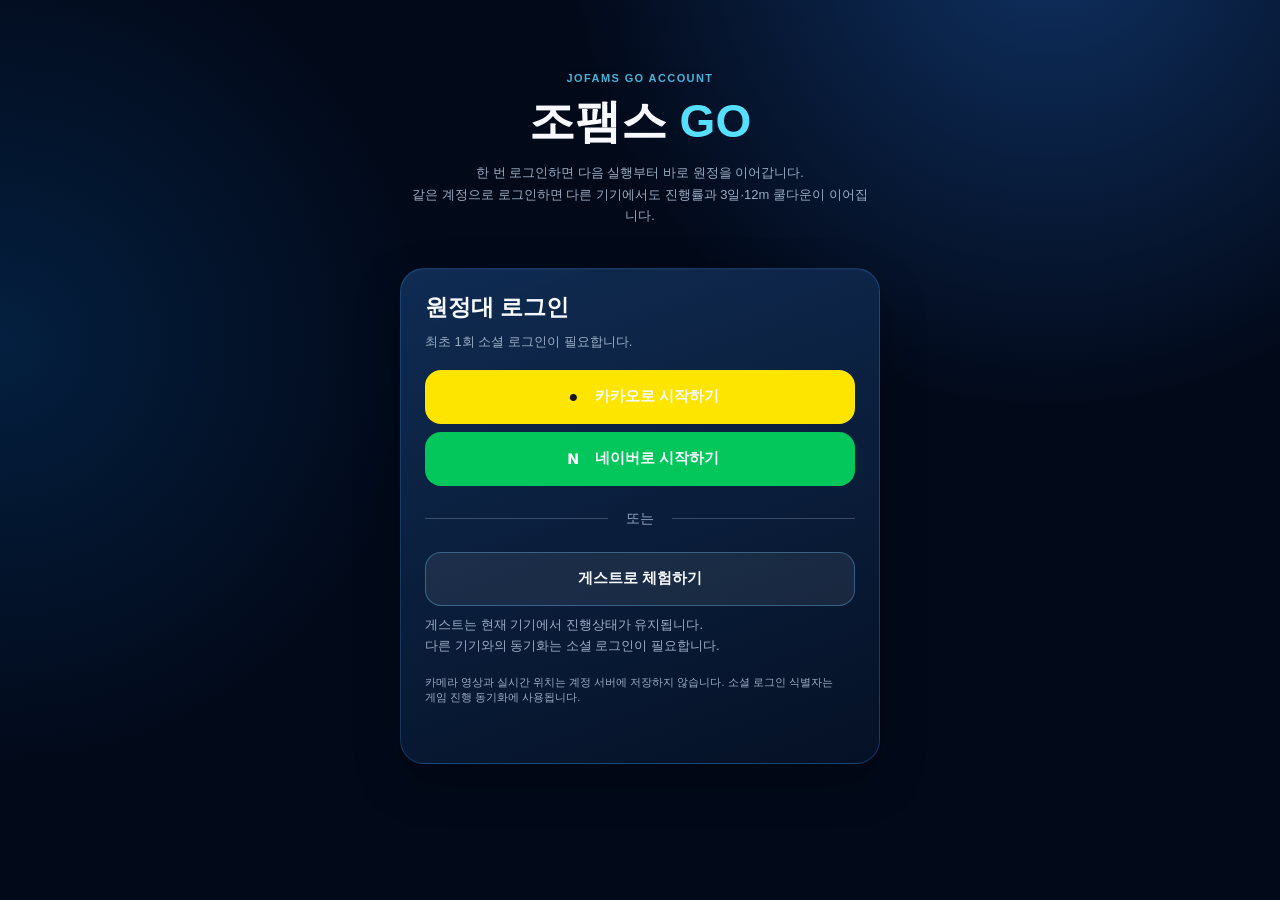
<file: auth.html>
<!doctype html><html lang="ko"><head><meta charset="UTF-8"><meta name="viewport" content="width=device-width,initial-scale=1,viewport-fit=cover"><meta name="theme-color" content="#06142b"><title>조팸스 GO | 로그인</title><link rel="stylesheet" href="assets/style.css"><link rel="stylesheet" href="assets/design-system-v18.css"><link rel="stylesheet" href="assets/design-system-v19.css"><script src="/assets/auth.js?v=63" defer></script>
<style id="auth-critical-v59">
html,body{margin:0;min-height:100%;background:#06152d;color:#fff;font-family:Arial,"Noto Sans KR",sans-serif}
body.auth-body{min-height:100vh;display:block!important;visibility:visible!important;opacity:1!important}
.auth-shell{box-sizing:border-box;width:min(92vw,520px);margin:0 auto;padding:54px 20px 40px;display:block!important;visibility:visible!important;opacity:1!important}
.auth-brand,.auth-card,.auth-note{display:block!important;visibility:visible!important;opacity:1!important}
.auth-brand .eyebrow{font-size:12px;letter-spacing:.22em;color:#55d7ff;font-weight:800}
.auth-brand h1{margin:8px 0 8px;font-size:42px;line-height:1.05}
.auth-brand p{margin:0 0 28px;color:#c7d7ea;line-height:1.55}
.auth-card{padding:22px;border:1px solid rgba(91,207,255,.28);border-radius:24px;background:rgba(8,28,56,.92);box-shadow:0 18px 50px rgba(0,0,0,.28)}
.auth-card h2{margin:0 0 8px;font-size:23px}
.auth-card p{margin:0 0 18px;color:#b9c9dc}
.social-btn{box-sizing:border-box;width:100%;min-height:54px;margin:8px 0;border:0;border-radius:15px;font-size:17px;font-weight:800;cursor:pointer}
.social-btn.kakao{background:#FEE500;color:#171717}
.social-btn.naver{background:#03C75A;color:#fff}
.auth-msg{min-height:22px;margin-top:12px;color:#9edfff;font-size:14px;line-height:1.45}
.auth-note{margin-top:18px;color:#91a9c4;font-size:13px;line-height:1.55}
</style>

<style id="guest-auth-style">.auth-divider{display:flex;align-items:center;gap:18px;margin:22px 0;color:#91a4bd}.auth-divider:before,.auth-divider:after{content:"";height:1px;flex:1;background:rgba(145,164,189,.35)}.social-login.guest{background:rgba(255,255,255,.07);border:1px solid rgba(116,202,255,.35);color:#fff}.guest-note{color:#91a4bd;line-height:1.65;margin:14px 0 22px}</style></head><body class="app-body auth-body"><noscript><div style="padding:24px;color:white">JavaScript를 허용하면 카카오/네이버 로그인을 사용할 수 있습니다.</div></noscript><main class="auth-shell"><section class="auth-hero"><span class="section-kicker">JOFAMS GO ACCOUNT</span><h1>조팸스 <em>GO</em></h1><p>한 번 로그인하면 다음 실행부터 바로 원정을 이어갑니다.<br>같은 계정으로 로그인하면 다른 기기에서도 진행률과 3일·12m 쿨다운이 이어집니다.</p></section><section class="auth-card premium-card"><h2>원정대 로그인</h2><p class="auth-help">최초 1회 소셜 로그인이 필요합니다.</p><button class="social-login kakao" id="kakaoLogin"><span>●</span><b>카카오로 시작하기</b></button><button class="social-login naver" id="naverLogin"><span>N</span><b>네이버로 시작하기</b></button><div class="auth-divider"><span>또는</span></div><button class="social-login guest" id="guestLogin" type="button"><b>게스트로 체험하기</b></button><p class="guest-note">게스트는 현재 기기에서 진행상태가 유지됩니다.<br>다른 기기와의 동기화는 소셜 로그인이 필요합니다.</p><small class="auth-note">카메라 영상과 실시간 위치는 계정 서버에 저장하지 않습니다. 소셜 로그인 식별자는 게임 진행 동기화에 사용됩니다.</small><div id="authMsg" class="auth-msg"></div></section></main>
<script>
(function(){
  function boot(){
    const msg=document.getElementById('authMsg');
    const kakao=document.getElementById('kakaoLogin');
    const naver=document.getElementById('naverLogin');
    const guest=document.getElementById('guestLogin');
    const show=t=>{if(msg)msg.textContent=t||''};

    // Buttons remain visible even if the module fails.
    function fallback(provider){
      show('로그인 모듈을 다시 불러오는 중입니다…');
      const s=document.createElement('script');
      s.src='/assets/auth.js?v=63&retry='+Date.now();
      s.onload=()=>window.JopamsAuth ? JopamsAuth.login(provider) : show('로그인 모듈을 불러오지 못했습니다. 네트워크를 확인해 주세요.');
      s.onerror=()=>show('로그인 모듈을 불러오지 못했습니다. 네트워크를 확인해 주세요.');
      document.head.appendChild(s);
    }
    if(kakao)kakao.onclick=()=>window.JopamsAuth?JopamsAuth.login('kakao'):fallback('kakao');
    if(naver)naver.onclick=()=>window.JopamsAuth?JopamsAuth.login('naver'):fallback('naver');

    if(!window.JopamsAuth){
      show('로그인 준비 중입니다. 버튼은 바로 사용할 수 있습니다.');
      return;
    }
    try{
      if(guest)guest.addEventListener('click',()=>JopamsAuth.guestLogin());
    if(JopamsAuth.consumeCallback())return;
      const q=new URLSearchParams(location.search);
      if(q.get('expired'))show('로그인 유효기간이 만료되었습니다. 다시 로그인해 주세요.');
      else if(q.get('loggedout'))show('로그아웃되었습니다.');

      if(JopamsAuth.token()){
        show('기존 로그인 상태를 확인하고 있습니다…');
        Promise.race([
          JopamsAuth.verify(6000),
          new Promise(resolve=>setTimeout(()=>resolve('__timeout__'),6500))
        ]).then(u=>{
          if(u&&u!=='__timeout__'){location.replace('/');return}
          show(u==='__timeout__'?'서버 응답이 늦습니다. 소셜 로그인 버튼을 다시 눌러도 됩니다.':'');
        }).catch(()=>show('로그인 상태 확인에 실패했습니다. 다시 로그인해 주세요.'));
      }
    }catch(e){
      console.error('[AUTH V62]',e);
      show('로그인 화면은 정상입니다. 소셜 로그인 버튼을 다시 눌러 주세요.');
    }
  }
  if(document.readyState==='loading')document.addEventListener('DOMContentLoaded',boot,{once:true});
  else boot();
})();
</script></body></html>
</file>
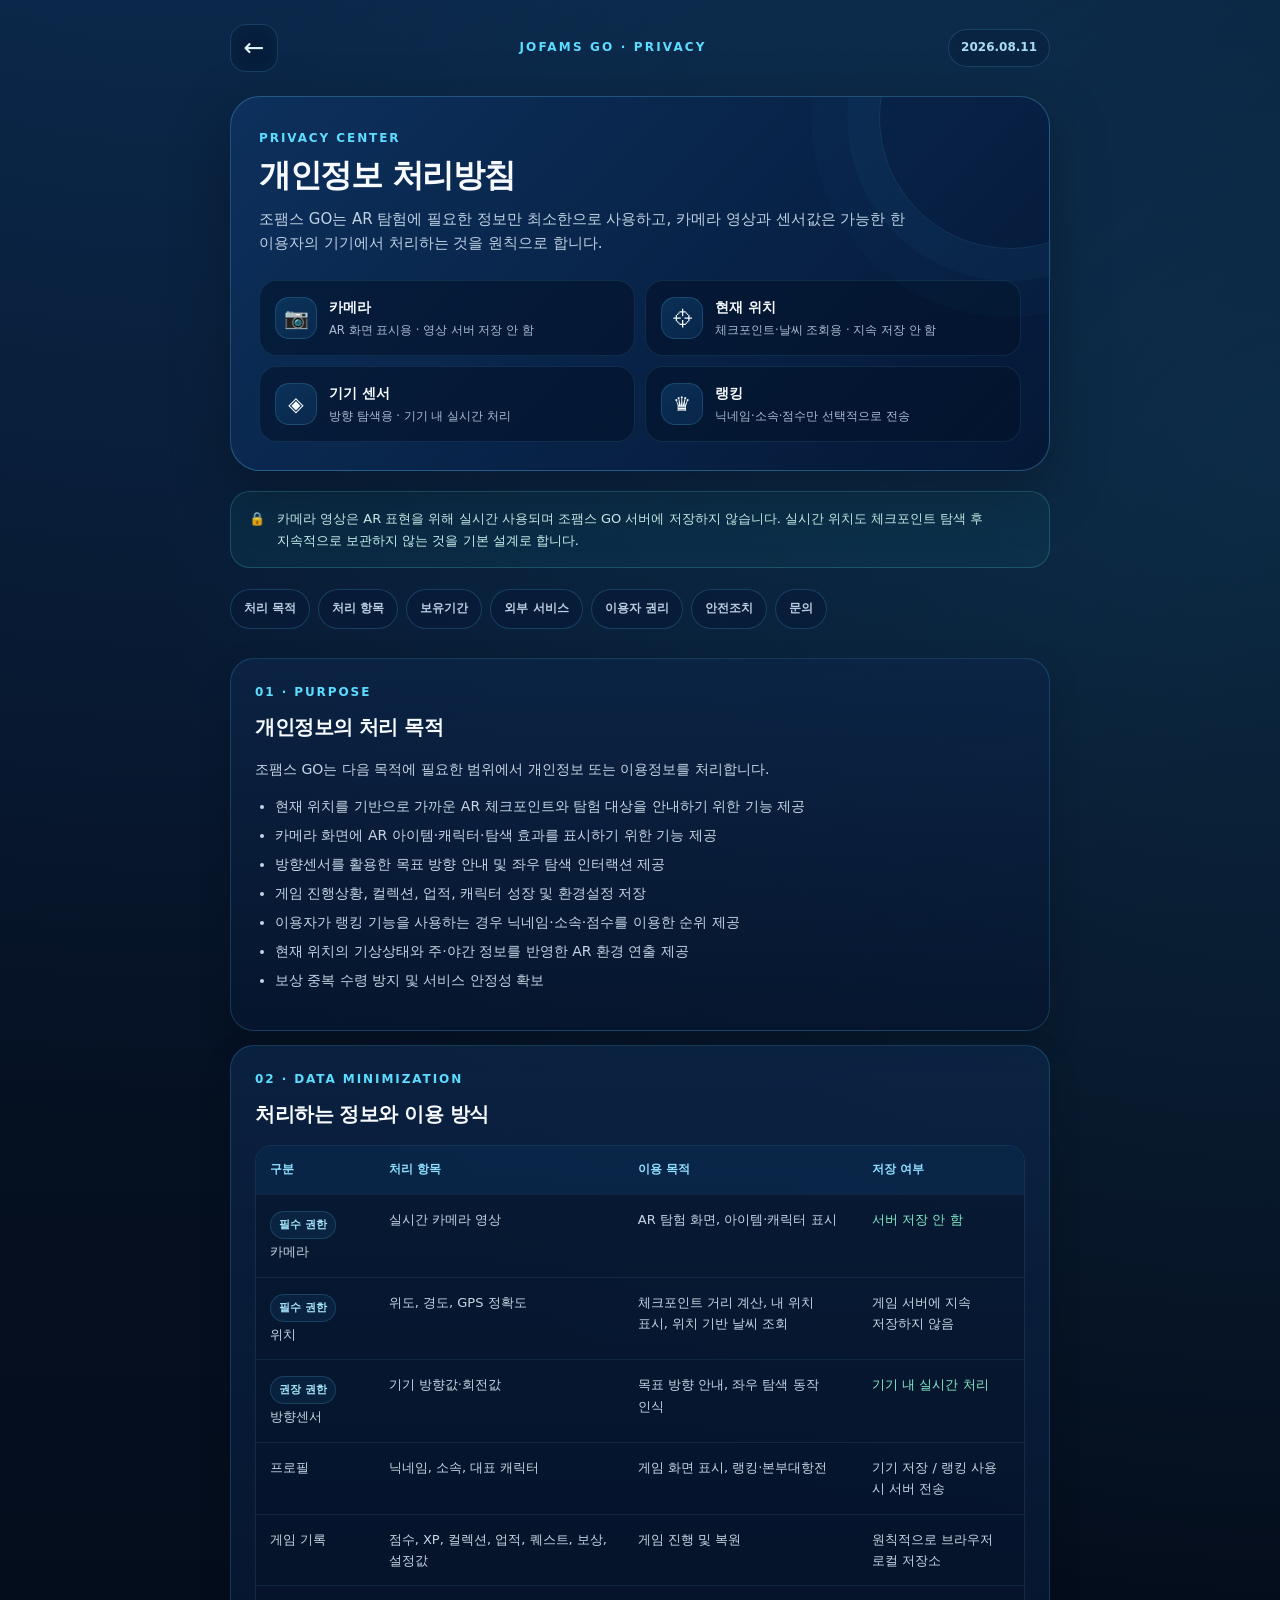
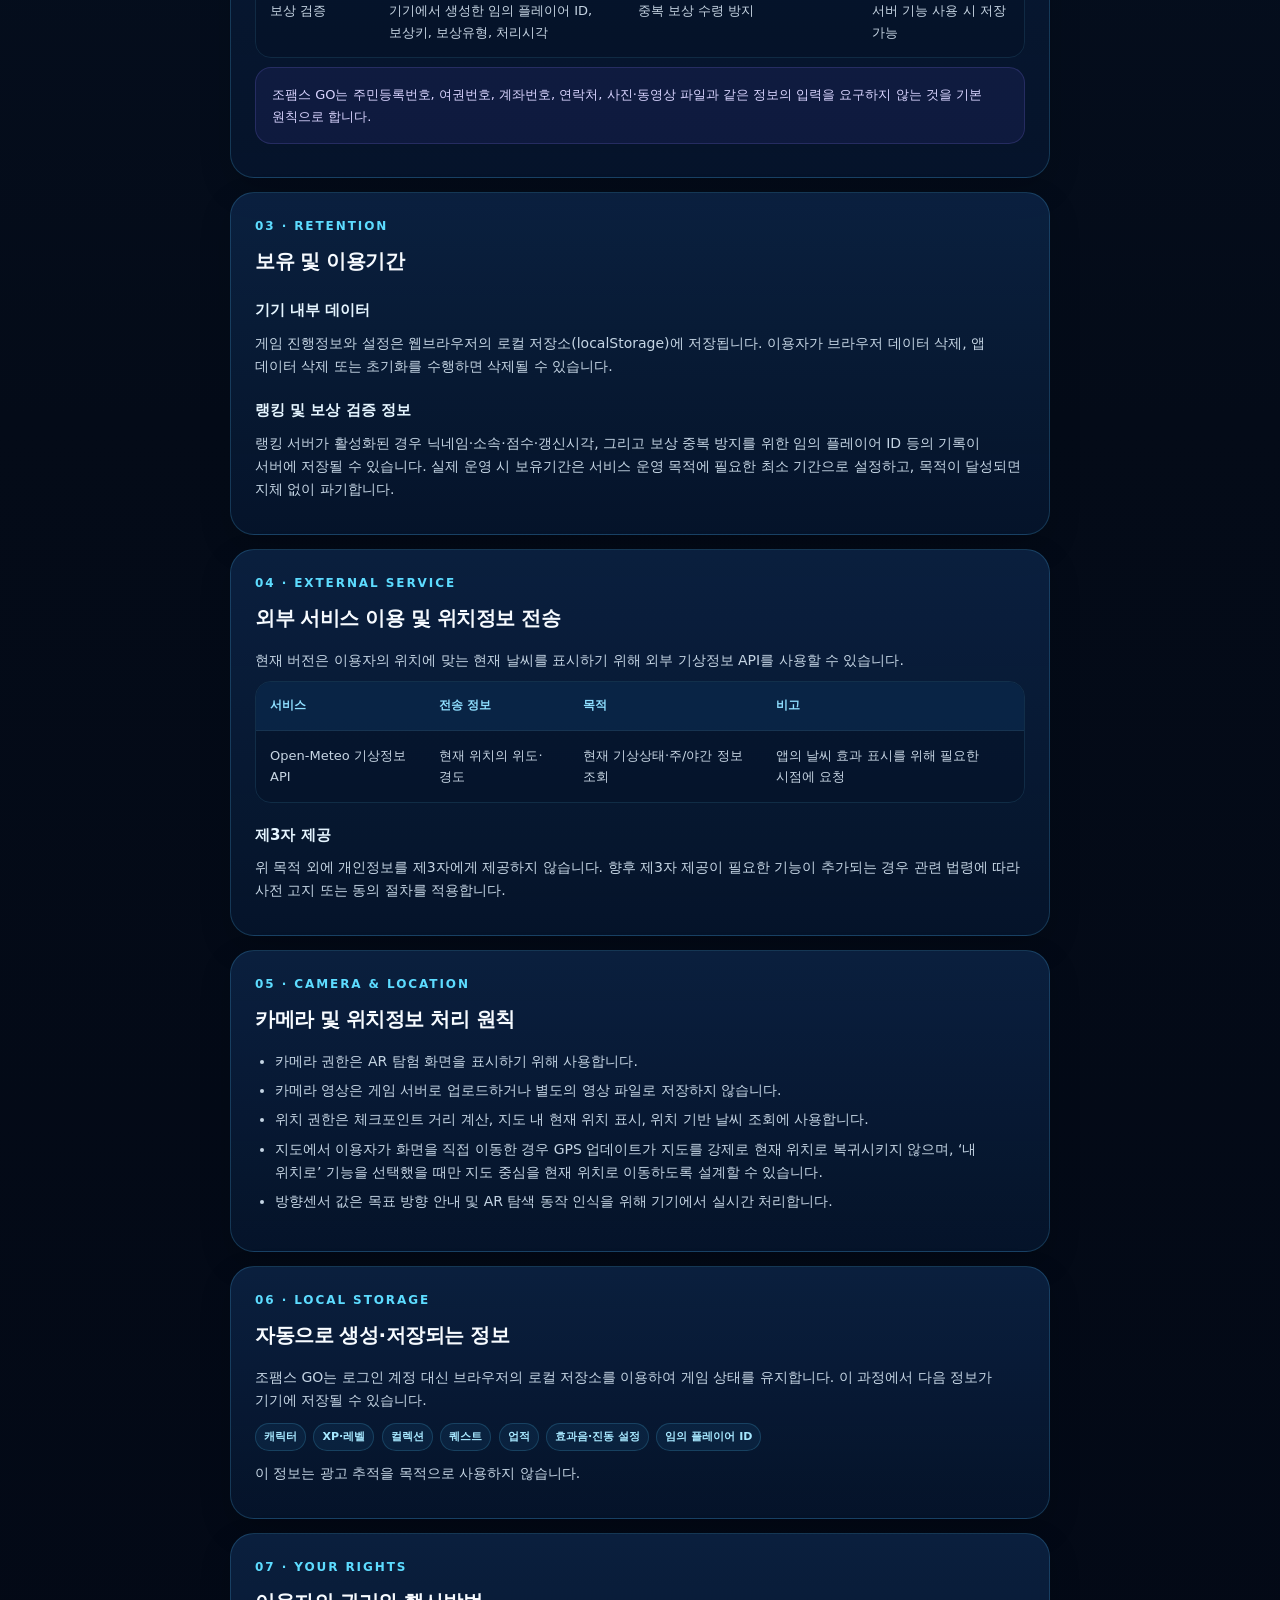
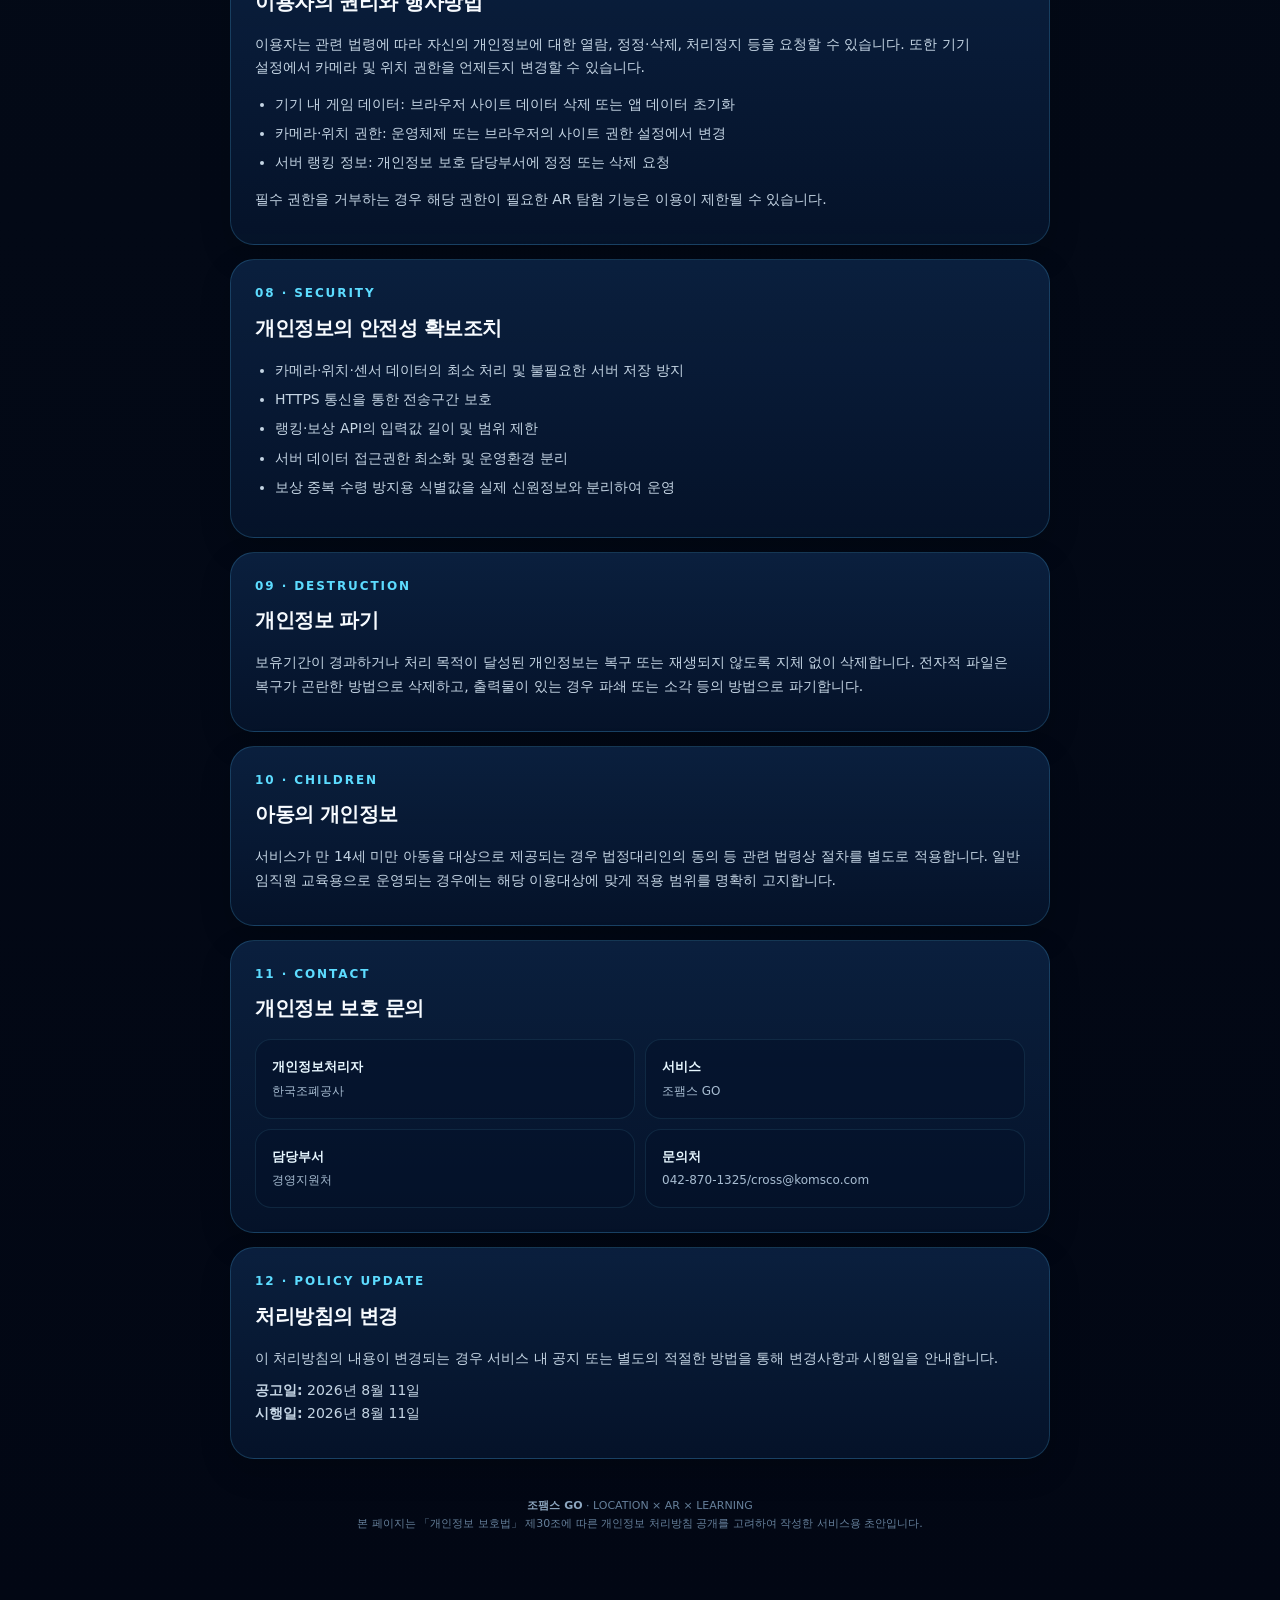
<file: privacy.html>
<!doctype html>
<html lang="ko">
<head>
  <meta charset="utf-8">
  <meta name="viewport" content="width=device-width,initial-scale=1,viewport-fit=cover">
  <meta name="theme-color" content="#06142b">
  <title>조팸스 GO | 개인정보 처리방침</title>
  <meta name="description" content="조팸스 GO 개인정보 처리방침">
  <style>
    :root{
      --bg:#040b18;
      --bg2:#07162d;
      --card:rgba(10,31,62,.84);
      --card2:rgba(8,24,50,.72);
      --line:rgba(84,199,255,.20);
      --line2:rgba(112,222,255,.10);
      --text:#f7fbff;
      --muted:#a8bdd2;
      --muted2:#708aa5;
      --cyan:#5ddcff;
      --blue:#3b82f6;
      --violet:#8b7bff;
      --gold:#f4c45d;
      --green:#49d8a4;
      --danger:#ff7e9c;
      --radius:24px;
      --shadow:0 18px 60px rgba(0,0,0,.28);
    }
    *{box-sizing:border-box}
    html{scroll-behavior:smooth}
    body{
      margin:0;
      color:var(--text);
      background:
        radial-gradient(circle at 15% -10%, rgba(28,111,192,.28), transparent 30%),
        radial-gradient(circle at 100% 10%, rgba(54,197,255,.12), transparent 25%),
        linear-gradient(180deg,var(--bg2),var(--bg) 42%,#020714);
      font-family:system-ui,-apple-system,"Segoe UI","Noto Sans KR","Apple SD Gothic Neo",sans-serif;
      line-height:1.65;
      word-break:keep-all;
    }
    a{color:inherit}
    .shell{width:min(860px,100%);margin:0 auto;padding:calc(24px + env(safe-area-inset-top)) 20px calc(72px + env(safe-area-inset-bottom))}
    .topbar{display:flex;align-items:center;justify-content:space-between;gap:16px;margin-bottom:24px}
    .back{
      width:48px;height:48px;border-radius:16px;border:1px solid var(--line);
      background:rgba(7,27,56,.78);display:grid;place-items:center;text-decoration:none;
      color:#dff7ff;font-size:25px;box-shadow:inset 0 0 22px rgba(44,173,255,.06)
    }
    .brand{font-size:12px;letter-spacing:.18em;color:var(--cyan);font-weight:800}
    .badge{padding:8px 12px;border-radius:999px;border:1px solid var(--line);color:#a9dcf5;background:rgba(9,32,64,.6);font-size:12px;font-weight:800}
    .hero{
      position:relative;overflow:hidden;padding:32px 28px 28px;border-radius:30px;
      background:
        linear-gradient(135deg,rgba(13,49,94,.96),rgba(5,24,54,.94)),
        var(--card);
      border:1px solid rgba(92,202,255,.30);box-shadow:var(--shadow);margin-bottom:20px
    }
    .hero:after{
      content:"";position:absolute;width:260px;height:260px;border:1px solid rgba(86,211,255,.13);
      border-radius:50%;right:-92px;top:-110px;box-shadow:0 0 0 32px rgba(66,194,255,.035),0 0 0 68px rgba(66,194,255,.02)
    }
    .kicker{display:block;color:var(--cyan);font-size:12px;font-weight:900;letter-spacing:.16em;margin-bottom:8px}
    h1{font-size:32px;line-height:1.18;margin:0 0 12px;letter-spacing:-.04em}
    .hero p{margin:0;color:#bfd1e2;font-size:15px;max-width:680px}
    .summary{
      margin-top:24px;display:grid;grid-template-columns:repeat(2,minmax(0,1fr));gap:10px
    }
    .summary .item{display:flex;align-items:center;gap:12px;padding:15px;border-radius:18px;background:rgba(3,17,39,.55);border:1px solid var(--line2)}
    .ico{
      width:42px;height:42px;flex:0 0 42px;border-radius:14px;display:grid;place-items:center;
      background:linear-gradient(145deg,rgba(36,144,220,.20),rgba(18,62,111,.38));border:1px solid rgba(95,208,255,.18);font-size:20px
    }
    .summary b{display:block;font-size:14px}.summary small{display:block;color:var(--muted);font-size:11.5px;margin-top:2px}
    .notice{
      display:flex;gap:12px;padding:16px 18px;margin:18px 0;border-radius:20px;
      background:rgba(17,76,97,.26);border:1px solid rgba(88,224,215,.22);color:#c9f4ed;font-size:13px
    }
    .toc{display:flex;gap:8px;overflow:auto;padding:3px 0 15px;margin-bottom:4px;scrollbar-width:none}
    .toc::-webkit-scrollbar{display:none}
    .toc a{white-space:nowrap;text-decoration:none;font-size:12px;font-weight:800;padding:9px 13px;border-radius:999px;background:rgba(8,27,56,.72);border:1px solid var(--line);color:#b9cee2}
    section.card{
      padding:24px;margin:14px 0;border-radius:var(--radius);
      background:linear-gradient(180deg,rgba(12,36,70,.84),rgba(6,22,47,.78));
      border:1px solid var(--line);box-shadow:0 12px 32px rgba(0,0,0,.16)
    }
    h2{font-size:20px;margin:0 0 14px;letter-spacing:-.025em}
    h3{font-size:15px;margin:20px 0 8px;color:#e5f5ff}
    p{color:#c5d5e4;margin:9px 0;font-size:14px}
    ul{padding-left:20px;color:#c5d5e4;font-size:14px}
    li{margin:6px 0}
    .table-wrap{overflow:auto;border-radius:16px;border:1px solid var(--line2)}
    table{width:100%;border-collapse:collapse;min-width:640px;font-size:13px;background:rgba(3,15,34,.36)}
    th,td{padding:14px 14px;text-align:left;vertical-align:top;border-bottom:1px solid rgba(104,176,224,.10)}
    th{color:#8fdfff;background:rgba(11,49,88,.55);font-size:12px;white-space:nowrap}
    td{color:#c7d5e3}
    tr:last-child td{border-bottom:0}
    .chip{display:inline-block;padding:4px 8px;margin:2px 3px 2px 0;border-radius:999px;font-size:11px;font-weight:800;border:1px solid rgba(91,210,255,.18);background:rgba(38,134,194,.10);color:#a7e8ff}
    .green{color:#82ebc7}.gold{color:#ffd879}.pink{color:#ffb2c3}
    .callout{padding:16px;border-radius:16px;background:rgba(117,92,255,.09);border:1px solid rgba(145,129,255,.18);color:#d9d4ff;font-size:13px}
    .contact{display:grid;grid-template-columns:repeat(2,minmax(0,1fr));gap:10px}
    .contact>div{padding:16px;border-radius:16px;background:rgba(4,18,41,.54);border:1px solid var(--line2)}
    .contact b{display:block;font-size:13px;color:#e7f7ff}.contact span{display:block;color:var(--muted);font-size:12px;margin-top:4px}
    .footer{padding:24px 6px 0;text-align:center;color:#66809b;font-size:11px}
    .footer strong{color:#8da7c0}
    .edit-note{
      margin-top:18px;padding:14px 16px;border-radius:16px;background:rgba(244,196,93,.07);
      border:1px dashed rgba(244,196,93,.28);color:#e8d69e;font-size:12px
    }
    @media(max-width:620px){
      .shell{padding-left:16px;padding-right:16px}
      .hero{padding:26px 20px 22px}
      h1{font-size:27px}
      .summary{grid-template-columns:1fr}
      section.card{padding:20px}
      .contact{grid-template-columns:1fr}
    }
  </style>
</head>
<body>
  <main class="shell">
    <div class="topbar">
      <a class="back" href="profile.html" aria-label="뒤로가기">←</a>
      <div class="brand">JOFAMS GO · PRIVACY</div>
      <div class="badge">2026.08.11</div>
    </div>

    <header class="hero">
      <span class="kicker">PRIVACY CENTER</span>
      <h1>개인정보 처리방침</h1>
      <p>조팸스 GO는 AR 탐험에 필요한 정보만 최소한으로 사용하고, 카메라 영상과 센서값은 가능한 한 이용자의 기기에서 처리하는 것을 원칙으로 합니다.</p>

      <div class="summary">
        <div class="item"><div class="ico">📷</div><div><b>카메라</b><small>AR 화면 표시용 · 영상 서버 저장 안 함</small></div></div>
        <div class="item"><div class="ico">⌖</div><div><b>현재 위치</b><small>체크포인트·날씨 조회용 · 지속 저장 안 함</small></div></div>
        <div class="item"><div class="ico">◈</div><div><b>기기 센서</b><small>방향 탐색용 · 기기 내 실시간 처리</small></div></div>
        <div class="item"><div class="ico">♛</div><div><b>랭킹</b><small>닉네임·소속·점수만 선택적으로 전송</small></div></div>
      </div>
    </header>

    <div class="notice">
      <b>🔒</b>
      <span>카메라 영상은 AR 표현을 위해 실시간 사용되며 조팸스 GO 서버에 저장하지 않습니다. 실시간 위치도 체크포인트 탐색 후 지속적으로 보관하지 않는 것을 기본 설계로 합니다.</span>
    </div>

    <nav class="toc" aria-label="목차">
      <a href="#purpose">처리 목적</a>
      <a href="#items">처리 항목</a>
      <a href="#retention">보유기간</a>
      <a href="#third">외부 서비스</a>
      <a href="#rights">이용자 권리</a>
      <a href="#security">안전조치</a>
      <a href="#contact">문의</a>
    </nav>

    <section class="card" id="purpose">
      <span class="kicker">01 · PURPOSE</span>
      <h2>개인정보의 처리 목적</h2>
      <p>조팸스 GO는 다음 목적에 필요한 범위에서 개인정보 또는 이용정보를 처리합니다.</p>
      <ul>
        <li>현재 위치를 기반으로 가까운 AR 체크포인트와 탐험 대상을 안내하기 위한 기능 제공</li>
        <li>카메라 화면에 AR 아이템·캐릭터·탐색 효과를 표시하기 위한 기능 제공</li>
        <li>방향센서를 활용한 목표 방향 안내 및 좌우 탐색 인터랙션 제공</li>
        <li>게임 진행상황, 컬렉션, 업적, 캐릭터 성장 및 환경설정 저장</li>
        <li>이용자가 랭킹 기능을 사용하는 경우 닉네임·소속·점수를 이용한 순위 제공</li>
        <li>현재 위치의 기상상태와 주·야간 정보를 반영한 AR 환경 연출 제공</li>
        <li>보상 중복 수령 방지 및 서비스 안정성 확보</li>
      </ul>
    </section>

    <section class="card" id="items">
      <span class="kicker">02 · DATA MINIMIZATION</span>
      <h2>처리하는 정보와 이용 방식</h2>
      <div class="table-wrap">
        <table>
          <thead>
            <tr><th>구분</th><th>처리 항목</th><th>이용 목적</th><th>저장 여부</th></tr>
          </thead>
          <tbody>
            <tr>
              <td><span class="chip">필수 권한</span> 카메라</td>
              <td>실시간 카메라 영상</td>
              <td>AR 탐험 화면, 아이템·캐릭터 표시</td>
              <td><span class="green">서버 저장 안 함</span></td>
            </tr>
            <tr>
              <td><span class="chip">필수 권한</span> 위치</td>
              <td>위도, 경도, GPS 정확도</td>
              <td>체크포인트 거리 계산, 내 위치 표시, 위치 기반 날씨 조회</td>
              <td>게임 서버에 지속 저장하지 않음</td>
            </tr>
            <tr>
              <td><span class="chip">권장 권한</span> 방향센서</td>
              <td>기기 방향값·회전값</td>
              <td>목표 방향 안내, 좌우 탐색 동작 인식</td>
              <td><span class="green">기기 내 실시간 처리</span></td>
            </tr>
            <tr>
              <td>프로필</td>
              <td>닉네임, 소속, 대표 캐릭터</td>
              <td>게임 화면 표시, 랭킹·본부대항전</td>
              <td>기기 저장 / 랭킹 사용 시 서버 전송</td>
            </tr>
            <tr>
              <td>게임 기록</td>
              <td>점수, XP, 컬렉션, 업적, 퀘스트, 보상, 설정값</td>
              <td>게임 진행 및 복원</td>
              <td>원칙적으로 브라우저 로컬 저장소</td>
            </tr>
            <tr>
              <td>보상 검증</td>
              <td>기기에서 생성한 임의 플레이어 ID, 보상키, 보상유형, 처리시각</td>
              <td>중복 보상 수령 방지</td>
              <td>서버 기능 사용 시 저장 가능</td>
            </tr>
          </tbody>
        </table>
      </div>
      <p class="callout">조팸스 GO는 주민등록번호, 여권번호, 계좌번호, 연락처, 사진·동영상 파일과 같은 정보의 입력을 요구하지 않는 것을 기본 원칙으로 합니다.</p>
    </section>

    <section class="card" id="retention">
      <span class="kicker">03 · RETENTION</span>
      <h2>보유 및 이용기간</h2>
      <h3>기기 내부 데이터</h3>
      <p>게임 진행정보와 설정은 웹브라우저의 로컬 저장소(localStorage)에 저장됩니다. 이용자가 브라우저 데이터 삭제, 앱 데이터 삭제 또는 초기화를 수행하면 삭제될 수 있습니다.</p>
      <h3>랭킹 및 보상 검증 정보</h3>
      <p>랭킹 서버가 활성화된 경우 닉네임·소속·점수·갱신시각, 그리고 보상 중복 방지를 위한 임의 플레이어 ID 등의 기록이 서버에 저장될 수 있습니다. 실제 운영 시 보유기간은 서비스 운영 목적에 필요한 최소 기간으로 설정하고, 목적이 달성되면 지체 없이 파기합니다.</p>
    </section>

    <section class="card" id="third">
      <span class="kicker">04 · EXTERNAL SERVICE</span>
      <h2>외부 서비스 이용 및 위치정보 전송</h2>
      <p>현재 버전은 이용자의 위치에 맞는 현재 날씨를 표시하기 위해 외부 기상정보 API를 사용할 수 있습니다.</p>
      <div class="table-wrap">
        <table>
          <thead><tr><th>서비스</th><th>전송 정보</th><th>목적</th><th>비고</th></tr></thead>
          <tbody>
            <tr>
              <td>Open-Meteo 기상정보 API</td>
              <td>현재 위치의 위도·경도</td>
              <td>현재 기상상태·주/야간 정보 조회</td>
              <td>앱의 날씨 효과 표시를 위해 필요한 시점에 요청</td>
            </tr>
          </tbody>
        </table>
      </div>
      <h3>제3자 제공</h3>
      <p>위 목적 외에 개인정보를 제3자에게 제공하지 않습니다. 향후 제3자 제공이 필요한 기능이 추가되는 경우 관련 법령에 따라 사전 고지 또는 동의 절차를 적용합니다.</p>
    </section>

    <section class="card">
      <span class="kicker">05 · CAMERA & LOCATION</span>
      <h2>카메라 및 위치정보 처리 원칙</h2>
      <ul>
        <li>카메라 권한은 AR 탐험 화면을 표시하기 위해 사용합니다.</li>
        <li>카메라 영상은 게임 서버로 업로드하거나 별도의 영상 파일로 저장하지 않습니다.</li>
        <li>위치 권한은 체크포인트 거리 계산, 지도 내 현재 위치 표시, 위치 기반 날씨 조회에 사용합니다.</li>
        <li>지도에서 이용자가 화면을 직접 이동한 경우 GPS 업데이트가 지도를 강제로 현재 위치로 복귀시키지 않으며, ‘내 위치로’ 기능을 선택했을 때만 지도 중심을 현재 위치로 이동하도록 설계할 수 있습니다.</li>
        <li>방향센서 값은 목표 방향 안내 및 AR 탐색 동작 인식을 위해 기기에서 실시간 처리합니다.</li>
      </ul>
    </section>

    <section class="card">
      <span class="kicker">06 · LOCAL STORAGE</span>
      <h2>자동으로 생성·저장되는 정보</h2>
      <p>조팸스 GO는 로그인 계정 대신 브라우저의 로컬 저장소를 이용하여 게임 상태를 유지합니다. 이 과정에서 다음 정보가 기기에 저장될 수 있습니다.</p>
      <p>
        <span class="chip">캐릭터</span>
        <span class="chip">XP·레벨</span>
        <span class="chip">컬렉션</span>
        <span class="chip">퀘스트</span>
        <span class="chip">업적</span>
        <span class="chip">효과음·진동 설정</span>
        <span class="chip">임의 플레이어 ID</span>
      </p>
      <p>이 정보는 광고 추적을 목적으로 사용하지 않습니다.</p>
    </section>

    <section class="card" id="rights">
      <span class="kicker">07 · YOUR RIGHTS</span>
      <h2>이용자의 권리와 행사방법</h2>
      <p>이용자는 관련 법령에 따라 자신의 개인정보에 대한 열람, 정정·삭제, 처리정지 등을 요청할 수 있습니다. 또한 기기 설정에서 카메라 및 위치 권한을 언제든지 변경할 수 있습니다.</p>
      <ul>
        <li>기기 내 게임 데이터: 브라우저 사이트 데이터 삭제 또는 앱 데이터 초기화</li>
        <li>카메라·위치 권한: 운영체제 또는 브라우저의 사이트 권한 설정에서 변경</li>
        <li>서버 랭킹 정보: 개인정보 보호 담당부서에 정정 또는 삭제 요청</li>
      </ul>
      <p>필수 권한을 거부하는 경우 해당 권한이 필요한 AR 탐험 기능은 이용이 제한될 수 있습니다.</p>
    </section>

    <section class="card" id="security">
      <span class="kicker">08 · SECURITY</span>
      <h2>개인정보의 안전성 확보조치</h2>
      <ul>
        <li>카메라·위치·센서 데이터의 최소 처리 및 불필요한 서버 저장 방지</li>
        <li>HTTPS 통신을 통한 전송구간 보호</li>
        <li>랭킹·보상 API의 입력값 길이 및 범위 제한</li>
        <li>서버 데이터 접근권한 최소화 및 운영환경 분리</li>
        <li>보상 중복 수령 방지용 식별값을 실제 신원정보와 분리하여 운영</li>
      </ul>
    </section>

    <section class="card">
      <span class="kicker">09 · DESTRUCTION</span>
      <h2>개인정보 파기</h2>
      <p>보유기간이 경과하거나 처리 목적이 달성된 개인정보는 복구 또는 재생되지 않도록 지체 없이 삭제합니다. 전자적 파일은 복구가 곤란한 방법으로 삭제하고, 출력물이 있는 경우 파쇄 또는 소각 등의 방법으로 파기합니다.</p>
    </section>

    <section class="card">
      <span class="kicker">10 · CHILDREN</span>
      <h2>아동의 개인정보</h2>
      <p>서비스가 만 14세 미만 아동을 대상으로 제공되는 경우 법정대리인의 동의 등 관련 법령상 절차를 별도로 적용합니다. 일반 임직원 교육용으로 운영되는 경우에는 해당 이용대상에 맞게 적용 범위를 명확히 고지합니다.</p>
    </section>

    <section class="card" id="contact">
      <span class="kicker">11 · CONTACT</span>
      <h2>개인정보 보호 문의</h2>
      <div class="contact">
        <div><b>개인정보처리자</b><span>한국조폐공사</span></div>
        <div><b>서비스</b><span>조팸스 GO</span></div>
        <div><b>담당부서</b><span>경영지원처</span></div>
        <div><b>문의처</b><span>042-870-1325/cross@komsco.com</span></div>
      </div>
    
    </section>

    <section class="card">
      <span class="kicker">12 · POLICY UPDATE</span>
      <h2>처리방침의 변경</h2>
      <p>이 처리방침의 내용이 변경되는 경우 서비스 내 공지 또는 별도의 적절한 방법을 통해 변경사항과 시행일을 안내합니다.</p>
      <p><b>공고일:</b> 2026년 8월 11일<br><b>시행일:</b> 2026년 8월 11일</p>
    </section>

    <footer class="footer">
      <strong>조팸스 GO</strong> · LOCATION × AR × LEARNING<br>
      본 페이지는 「개인정보 보호법」 제30조에 따른 개인정보 처리방침 공개를 고려하여 작성한 서비스용 초안입니다.
    </footer>
  </main>
</body>
</html>
</file>
<file: assets/style.css>
:root{--navy:#06142b;--navy2:#091d3a;--panel:rgba(9,27,55,.86);--panel2:rgba(13,36,70,.78);--line:rgba(92,179,255,.2);--blue:#24a7ff;--cyan:#38d7ff;--gold:#f6bd4a;--green:#27dfad;--violet:#9273ff;--danger:#ff6778;--text:#f5f8ff;--muted:#94a7c0;--safe-b:env(safe-area-inset-bottom,0px);--safe-t:env(safe-area-inset-top,0px)}
/* v38: 게임 전체 텍스트 선택/복사 기능 차단. 입력창(닉네임, 채팅 입력 등)은
   정상적으로 타이핑·편집할 수 있도록 예외 처리한다. */
*{-webkit-user-select:none;user-select:none;-webkit-touch-callout:none}
input,textarea,[contenteditable="true"]{-webkit-user-select:text;user-select:text;-webkit-touch-callout:default}
*{box-sizing:border-box;-webkit-tap-highlight-color:transparent}html,body{margin:0;min-height:100%;font-family:system-ui,-apple-system,"Segoe UI","Noto Sans KR",sans-serif;background:#020919;color:var(--text);overscroll-behavior-y:contain}body{background:radial-gradient(circle at 80% -10%,#123a72 0,transparent 36%),radial-gradient(circle at 0 40%,#052a52 0,transparent 32%),#020919}.app-body{padding-bottom:calc(86px + var(--safe-b))}.app-shell{width:min(100%,560px);margin:0 auto;position:relative}.hub-shell{padding:0 18px 34px}.hero-panel{margin:0 -18px 18px;padding:calc(22px + var(--safe-t)) 22px 23px;background:linear-gradient(180deg,rgba(6,20,43,.2),rgba(6,20,43,.92)),radial-gradient(circle at 80% 20%,rgba(43,143,255,.26),transparent 34%);border-bottom:1px solid rgba(68,157,255,.18);overflow:hidden}.brand-line{display:flex;align-items:center;gap:8px;font-size:10px;letter-spacing:2px;font-weight:800;color:#7ebee8}.brand-mark{color:var(--gold);font-size:15px}.hero-copy{display:flex;align-items:center;justify-content:space-between;gap:8px;margin-top:16px}.eyebrow,.section-kicker{display:block;color:#58c7ff;font-size:10px;letter-spacing:1.6px;font-weight:850}.go-logo{font-size:48px;line-height:.95;margin:7px 0 10px;letter-spacing:-3px}.go-logo em{font-style:normal;color:var(--gold);text-shadow:0 0 26px rgba(246,189,74,.38)}.hero-sub{font-size:15px;line-height:1.55;margin:0;color:#c4d2e4}.hero-sub b{color:#fff}.hero-orb{width:122px;height:122px;position:relative;flex:0 0 auto;display:grid;place-items:center}.hero-orb:before{content:"";position:absolute;inset:13px;border-radius:50%;background:radial-gradient(circle,rgba(35,137,255,.25),rgba(14,43,86,.48) 50%,transparent 70%);border:1px solid rgba(64,175,255,.28)}.hero-orb img{width:95px;height:95px;object-fit:contain;position:relative;z-index:2;filter:drop-shadow(0 14px 15px rgba(0,0,0,.4))}.scan-ring{position:absolute;border:1px solid rgba(57,196,255,.35);border-radius:50%;animation:pulseRing 2.6s infinite}.scan-ring.r1{inset:4px}.scan-ring.r2{inset:23px;animation-delay:.8s}@keyframes pulseRing{0%,100%{opacity:.25;transform:scale(.92)}50%{opacity:1;transform:scale(1.05)}}.privacy-pill{margin-top:17px;border:1px solid rgba(43,213,177,.18);background:rgba(9,63,67,.34);color:#8fe4d2;border-radius:13px;padding:9px 11px;font-size:10.5px;text-align:center}.premium-card{background:linear-gradient(160deg,rgba(16,45,85,.94),rgba(5,17,38,.96));border:1px solid rgba(70,159,255,.24);border-radius:24px;box-shadow:0 20px 50px rgba(0,0,0,.24),inset 0 1px rgba(255,255,255,.03);position:relative;isolation:isolate}.premium-card.compact{padding:18px}.mission-card{padding:20px}.section-head{display:flex;justify-content:space-between;align-items:center}.section-head h2,.page-top h1{margin:4px 0 0;font-size:21px;letter-spacing:-.7px}.section-head.mini h2{font-size:17px}.level-chip,.counter-pill{border:1px solid rgba(57,192,255,.23);background:rgba(14,91,142,.3);color:#74d4ff;border-radius:999px;padding:7px 10px;font-size:11px;font-weight:800}.mission-progress{display:flex;align-items:center;gap:16px;margin:19px 0}.progress-ring,.mini-ring{--p:0deg;position:relative;border-radius:50%;background:conic-gradient(var(--blue) var(--p),rgba(255,255,255,.08) 0);display:grid;place-items:center}.progress-ring{width:92px;height:92px;flex:0 0 auto}.progress-ring:after,.mini-ring:after{content:"";position:absolute;inset:7px;border-radius:50%;background:#07172f}.progress-ring span,.mini-ring b,.mini-ring small{position:relative;z-index:2}.progress-ring span{font-size:30px;font-weight:900}.progress-ring small{font-size:11px;color:var(--muted);margin-left:2px}.mission-copy{min-width:0;flex:1}.mission-copy strong{font-size:16px;display:block;white-space:nowrap;overflow:hidden;text-overflow:ellipsis}.mission-copy p{font-size:11.5px;line-height:1.5;color:var(--muted);margin:6px 0 12px}.xp-row{display:grid;grid-template-columns:auto 1fr auto;gap:7px;align-items:center;font-size:9px;color:#7e93aa}.xp-track{height:5px;background:rgba(255,255,255,.08);border-radius:20px;overflow:hidden}.xp-track i{display:block;height:100%;background:linear-gradient(90deg,var(--cyan),var(--blue));border-radius:inherit}.primary-cta,.sheet-primary{border:0;color:#06142b;background:linear-gradient(120deg,#5ce1ff,#2d9cff 62%,#7b73ff);font-weight:900;text-decoration:none;border-radius:17px;box-shadow:0 12px 28px rgba(28,133,255,.22)}.primary-cta{display:flex;align-items:center;gap:13px;padding:15px 16px}.primary-cta .cta-icon{width:36px;height:36px;border-radius:50%;display:grid;place-items:center;background:rgba(4,17,42,.25);font-size:22px}.primary-cta span:nth-child(2){display:flex;flex-direction:column;gap:3px;flex:1}.primary-cta b{font-size:16px}.primary-cta small{font-size:10px;opacity:.72}.cta-arrow{font-size:22px}.quick-grid{display:grid;grid-template-columns:repeat(3,1fr);gap:10px;margin:13px 0}.quick-card{appearance:none;border:1px solid rgba(79,154,235,.18);background:rgba(8,24,51,.82);border-radius:18px;padding:15px 8px;color:#fff;text-decoration:none;text-align:center;display:flex;align-items:center;flex-direction:column;gap:7px;font:inherit}.quick-card b{font-size:12px}.quick-card small{font-size:9px;color:#7990aa}.qicon{width:38px;height:38px;border-radius:12px;display:grid;place-items:center;font-size:19px}.qicon.violet{background:rgba(147,115,255,.14);color:#b7a5ff}.qicon.cyan{background:rgba(54,212,255,.13);color:#66ddff}.qicon.gold{background:rgba(246,189,74,.13);color:#ffd171}.character-strip{margin-top:12px}.crew-row{display:grid;grid-template-columns:repeat(3,1fr);gap:9px;margin-top:13px}.crew{display:flex;align-items:center;gap:6px;min-width:0;padding:7px;border-radius:13px;border:1px solid rgba(255,255,255,.05);background:rgba(0,0,0,.12)}.crew.active{border-color:rgba(246,189,74,.27);background:rgba(111,79,18,.15)}.crew img{width:36px;height:42px;object-fit:contain}.crew span{display:flex;flex-direction:column;min-width:0}.crew b{font-size:11px}.crew small{font-size:8px;color:var(--muted)}.status-card{margin:12px 0 0;border:1px solid rgba(61,144,223,.15);background:rgba(5,17,37,.72);border-radius:19px;padding:15px}.status-title{display:flex;justify-content:space-between;align-items:center;margin-bottom:10px}.status-title span{font-size:8px;color:#507292;letter-spacing:1.5px;font-weight:800}.status-title b{font-size:11px}.status-row{display:flex;gap:7px}.status-chip{flex:1;border:1px solid rgba(255,255,255,.08);border-radius:12px;padding:9px 7px;font-size:9px;color:#71849a;text-align:center}.dot{display:inline-block;width:6px;height:6px;margin-right:5px;border-radius:50%;background:#536273}.status-chip.ok{color:#9ee5d5;border-color:rgba(39,223,173,.2);background:rgba(39,223,173,.05)}.status-chip.ok .dot{background:var(--green);box-shadow:0 0 9px var(--green)}.app-footer{text-align:center;color:#405774;font-size:9px;margin-top:19px}.bottom-nav{position:fixed;z-index:80;left:50%;bottom:0;transform:translateX(-50%);width:min(100%,560px);height:calc(68px + var(--safe-b));padding:7px 8px var(--safe-b);display:grid;grid-template-columns:repeat(5,minmax(0,1fr));background:rgba(3,14,33,.94);border-top:1px solid rgba(59,137,216,.17);backdrop-filter:blur(20px)}.bottom-nav a{display:grid;grid-template-rows:26px 14px;place-items:center;align-content:center;gap:1px;min-width:0;height:54px;text-decoration:none;color:#657b96;border-radius:13px;overflow:hidden;transform:none!important;transition:background-color .18s ease,color .18s ease}.bottom-nav a span{display:grid;place-items:center;width:26px;height:26px;line-height:26px;font-size:20px;font-family:system-ui,-apple-system,"Segoe UI Symbol","Noto Sans Symbols 2",sans-serif;font-variant-emoji:text;transform:none!important;animation:none!important}.bottom-nav a b{display:block;height:14px;line-height:14px;font-size:9px;white-space:nowrap;transform:none!important;animation:none!important}.bottom-nav a.active{color:#58c8ff;background:linear-gradient(180deg,rgba(37,139,230,.12),transparent)}.page-shell{padding:calc(14px + var(--safe-t)) 16px 28px}.page-top{display:grid;grid-template-columns:44px 1fr auto;gap:12px;align-items:center;margin-bottom:18px}.icon-btn{width:44px;height:44px;display:grid;place-items:center;border:1px solid rgba(65,165,255,.21);background:rgba(11,42,79,.76);border-radius:14px;text-decoration:none;color:#9ddfff;font-size:20px}.collection-hero,.map-hero{display:flex;align-items:center;justify-content:space-between;gap:12px}.collection-hero p,.map-hero p{font-size:11px;line-height:1.55;color:var(--muted);margin:6px 0 0}.mini-ring{width:76px;height:76px;flex:0 0 auto}.mini-ring b{font-size:25px}.mini-ring small{font-size:9px;color:var(--muted);margin-top:28px;margin-left:-4px}.collection-grid{display:grid;grid-template-columns:1fr 1fr;gap:10px;margin-top:13px}.collection-item{position:relative;min-height:155px;border:1px solid rgba(72,153,235,.16);background:linear-gradient(160deg,rgba(11,32,62,.9),rgba(5,17,37,.9));border-radius:20px;color:#fff;text-align:left;padding:15px;display:flex;flex-direction:column;font:inherit}.collection-item.unlocked{box-shadow:inset 0 0 26px rgba(25,116,221,.06)}.collection-item.locked{opacity:.58}.collection-no{position:absolute;right:13px;top:11px;font-size:9px;color:#4d6a88;font-weight:900;letter-spacing:1px}.collection-icon{font-size:36px;margin:9px 0 13px}.collection-item b{font-size:13px}.collection-item small{font-size:9px;color:#7087a1;margin-top:5px}.sheet{position:fixed;inset:0;z-index:120;display:none;align-items:flex-end;justify-content:center}.sheet.show{display:flex}.sheet-dim{position:absolute;inset:0;border:0;background:rgba(0,5,15,.72);backdrop-filter:blur(7px)}.sheet-card{position:relative;width:min(100%,560px);padding:12px 20px calc(22px + var(--safe-b));background:linear-gradient(180deg,#0b2445,#06142b);border-radius:28px 28px 0 0;border:1px solid rgba(72,159,255,.24);box-shadow:0 -20px 70px rgba(0,0,0,.5);animation:sheetUp .28s ease}.sheet-handle{width:42px;height:4px;background:#315274;border-radius:9px;margin:0 auto 18px}.sheet-title{display:flex;align-items:center;gap:13px}.sheet-title h2{font-size:19px;margin:3px 0}.sheet-title small{font-size:8px;color:#58c7ff;letter-spacing:1.2px}.guide-steps{display:grid;gap:9px;margin:18px 0}.guide-steps>div{display:flex;gap:11px;padding:12px;border-radius:15px;background:rgba(0,0,0,.16);border:1px solid rgba(255,255,255,.05)}.guide-steps i{width:28px;height:28px;border-radius:50%;display:grid;place-items:center;background:rgba(46,162,255,.13);color:#70d5ff;font-style:normal;font-size:11px;font-weight:900}.guide-steps span{display:flex;flex-direction:column;gap:3px}.guide-steps b{font-size:12px}.guide-steps small{font-size:9.5px;color:var(--muted);line-height:1.5}.sheet-primary{width:100%;padding:14px 16px;font-size:14px}.item-detail{text-align:center}.detail-icon{font-size:56px;margin-bottom:8px}.item-detail h2{font-size:25px;margin:7px}.item-detail>p{color:#9db1c8;font-size:11px}.learning-box{text-align:left;margin:15px 0;padding:14px;border-radius:15px;background:rgba(38,138,219,.1);border:1px solid rgba(56,170,255,.18)}.learning-box b{font-size:11px;color:#64d5ff}.learning-box p{font-size:11px;line-height:1.65;color:#c0cee0;margin:7px 0 0}.map-radar{width:88px;height:88px;position:relative;flex:0 0 auto;border-radius:50%;border:1px solid rgba(56,192,255,.22);display:grid;place-items:center;background:radial-gradient(circle,rgba(40,176,255,.15),transparent 62%)}.map-radar i{position:absolute;border:1px solid rgba(63,204,255,.18);border-radius:50%}.map-radar i:nth-child(1){inset:10px}.map-radar i:nth-child(2){inset:24px}.map-radar i:nth-child(3){width:1px;height:42%;border:0;border-left:2px solid #5ecfff;top:8%;left:50%;transform-origin:bottom;animation:sweep 2.7s linear infinite}.map-radar span{font-size:21px;color:#67d8ff}.filter-row{display:flex;gap:7px;margin:14px 0 10px}.filter{border:1px solid rgba(72,154,236,.16);background:rgba(8,27,55,.8);color:#6e849d;border-radius:999px;padding:8px 13px;font:inherit;font-size:10px;font-weight:800}.filter.active{color:#07152d;background:#64d5ff;border-color:#64d5ff}.spot-list{display:grid;gap:8px}.spot-row{display:grid;grid-template-columns:42px 1fr auto;gap:11px;align-items:center;padding:12px;border:1px solid rgba(64,145,226,.13);border-radius:16px;background:rgba(7,23,48,.83)}.spot-row.done{border-color:rgba(39,223,173,.15)}.spot-index{width:38px;height:38px;border-radius:12px;display:grid;place-items:center;background:#0d294d;color:#68cfff;font-size:10px;font-weight:900}.spot-row.done .spot-index{color:#35dfad;background:rgba(39,223,173,.11)}.spot-meta{min-width:0}.spot-meta b{display:block;font-size:12px}.spot-meta small{display:block;font-size:8.5px;color:#68809a;margin-top:4px;white-space:nowrap;overflow:hidden;text-overflow:ellipsis}.spot-state{font-size:7.5px;letter-spacing:1px;font-weight:900;color:#3f658d}.spot-row.done .spot-state{color:#31cfa3}.bottom-spacer{height:20px}
/* AR */
.ar-body{margin:0;overflow:hidden;background:#000;font-family:system-ui,-apple-system,"Segoe UI","Noto Sans KR",sans-serif;color:#fff}.ar-body #cameraVideo{position:fixed;inset:0;width:100%;height:100%;object-fit:cover;background:#000}.ar-vignette{display:none!important}.ar-grid{display:none!important}.ar-topbar{position:fixed;z-index:20;top:calc(12px + var(--safe-t));left:12px;right:12px;display:grid;grid-template-columns:46px 1fr 54px;align-items:center}.ar-exit{width:44px;height:44px;border-radius:15px;display:grid;place-items:center;color:#d7ebff;text-decoration:none;background:rgba(3,14,34,.65);border:1px solid rgba(92,183,255,.26);backdrop-filter:blur(10px);font-size:20px}.ar-brand{text-align:center;line-height:.85}.ar-brand small{display:block;font-size:7px;letter-spacing:2.5px;color:#7bb8df}.ar-brand b{font-size:22px;color:#fff}.ar-progress{justify-self:end;width:48px;height:44px;display:flex;align-items:baseline;justify-content:center;background:rgba(3,14,34,.65);border:1px solid rgba(92,183,255,.26);border-radius:15px;backdrop-filter:blur(10px)}.ar-progress span{font-size:17px;font-weight:900;color:#6ddcff}.ar-progress small{font-size:8px;color:#86a1bc}.quest-chip{position:fixed;z-index:18;top:calc(68px + var(--safe-t));left:50%;transform:translateX(-50%);white-space:nowrap;display:flex;align-items:center;gap:7px;border:1px solid rgba(246,189,74,.24);background:rgba(3,14,33,.7);border-radius:999px;padding:8px 13px;backdrop-filter:blur(11px);font-size:10px}.quest-chip span{color:var(--gold)}.signal-panel{position:fixed;z-index:16;bottom:calc(34px + var(--safe-b));left:50%;transform:translateX(-50%);width:min(82vw,330px);display:grid;grid-template-columns:auto 1fr auto;gap:9px;align-items:end;padding:10px 13px;border-radius:16px;background:rgba(4,17,40,.72);border:1px solid rgba(77,179,255,.24);backdrop-filter:blur(12px)}.signal-label{font-size:6.5px;letter-spacing:1.3px;color:#7192b0;align-self:center}.signal-bars{height:20px;display:flex;align-items:end;gap:3px}.signal-bars i{width:5px;border-radius:2px 2px 0 0;background:rgba(255,255,255,.13);transition:.2s}.signal-bars i:nth-child(1){height:5px}.signal-bars i:nth-child(2){height:8px}.signal-bars i:nth-child(3){height:11px}.signal-bars i:nth-child(4){height:15px}.signal-bars i:nth-child(5){height:20px}.signal-bars i.on{background:linear-gradient(180deg,#72e6ff,#27a4ff);box-shadow:0 0 8px rgba(44,186,255,.7)}.signal-panel>b{font-size:15px;color:#fff}.status-banner{position:fixed;z-index:15;bottom:calc(91px + var(--safe-b));left:50%;transform:translateX(-50%) translateY(8px);width:max-content;max-width:84vw;padding:8px 12px;border-radius:999px;background:rgba(4,18,40,.72);border:1px solid rgba(72,173,255,.18);backdrop-filter:blur(10px);font-size:9.5px;color:#c5def3;opacity:0;transition:.2s;text-align:center;white-space:pre-line}.status-banner.show{opacity:1;transform:translateX(-50%) translateY(0)}.edge-arrow{position:fixed;z-index:17;top:50%;transform:translateY(-50%) scale(.86);opacity:0;transition:.2s;width:52px;height:78px;border-radius:18px;background:rgba(2,14,36,.55);border:1px solid rgba(66,184,255,.28);backdrop-filter:blur(8px);display:flex;align-items:center;justify-content:center;flex-direction:column}.edge-arrow.visible{opacity:1;transform:translateY(-50%) scale(1)}.edge-arrow.left{left:10px}.edge-arrow.right{right:10px}.edge-arrow span{font-size:41px;line-height:.7;color:#62d5ff;text-shadow:0 0 18px #2aa9ff}.edge-arrow small{font-size:6px;letter-spacing:1px;color:#8cb1cd}.target-reticle{position:fixed;z-index:8;top:50%;left:50%;width:210px;height:210px;transform:translate(-50%,-50%);opacity:.58}.target-reticle i{position:absolute;width:34px;height:34px;border-color:rgba(91,210,255,.7)}.target-reticle i:nth-child(1){left:0;top:0;border-left:1px solid;border-top:1px solid}.target-reticle i:nth-child(2){right:0;top:0;border-right:1px solid;border-top:1px solid}.target-reticle i:nth-child(3){left:0;bottom:0;border-left:1px solid;border-bottom:1px solid}.target-reticle i:nth-child(4){right:0;bottom:0;border-right:1px solid;border-bottom:1px solid}.target-reticle span{position:absolute;left:50%;bottom:-20px;transform:translateX(-50%);font-size:6px;letter-spacing:2px;color:#7acfff}.target-wrap{position:fixed;z-index:10;left:50%;top:50%;width:160px;height:190px;display:flex;align-items:center;justify-content:center;flex-direction:column;opacity:0;pointer-events:none;transition:opacity .16s}.target-wrap.visible{opacity:1}.target-glow{position:absolute;width:140px;height:140px;border-radius:50%;background:radial-gradient(circle,rgba(56,209,255,.32),rgba(45,119,255,.08) 48%,transparent 68%);filter:blur(2px);animation:targetPulse 1.7s infinite}.target-wrap img{position:relative;width:138px;height:148px;object-fit:contain;filter:drop-shadow(0 18px 18px rgba(0,0,0,.4))}.target-label{position:relative;margin-top:-8px;padding:7px 11px;border-radius:999px;background:rgba(3,16,37,.76);border:1px solid rgba(246,189,74,.32);font-size:10px;font-weight:800;white-space:nowrap;backdrop-filter:blur(10px)}.dwell-ring-wrap{position:fixed;z-index:12;top:50%;left:50%;width:72px;height:72px;transform:translate(-50%,-50%);opacity:0;pointer-events:none}.dwell-ring-wrap.show{opacity:1}.dwell-ring-wrap svg{width:72px;height:72px;transform:rotate(-90deg)}.dwell-ring-bg,.dwell-ring-fg{fill:none;stroke-width:3}.dwell-ring-bg{stroke:rgba(255,255,255,.15)}.dwell-ring-fg{stroke:#70e7ff;stroke-linecap:round;stroke-dasharray:169.646;stroke-dashoffset:169.646;filter:drop-shadow(0 0 5px #21b9ff)}.dwell-ring-wrap>span{position:absolute;inset:0;display:grid;place-items:center;font-size:6px;letter-spacing:1px;color:#8fe6ff}.accuracy-chip{position:fixed;z-index:14;right:11px;bottom:calc(92px + var(--safe-b));padding:6px 8px;border-radius:9px;background:rgba(4,17,39,.6);border:1px solid rgba(66,174,255,.15);font-size:7px;color:#79a0bd}.accuracy-chip.warn{color:#ffd279;border-color:rgba(246,189,74,.2)}
.geo-retry-btn{position:fixed;z-index:60;left:50%;bottom:calc(140px + var(--safe-b));transform:translateX(-50%);padding:10px 18px;border-radius:999px;border:1px solid rgba(255,193,90,.5);background:rgba(46,26,7,.85);color:#ffd98a;font-size:11px;font-weight:900;backdrop-filter:blur(10px);box-shadow:0 6px 20px rgba(0,0,0,.4)}
.geo-retry-btn:disabled{opacity:.6}.perm-gate{position:fixed;inset:0;z-index:100;display:flex;align-items:flex-end;justify-content:center;background:linear-gradient(180deg,rgba(1,7,18,.7),rgba(2,9,23,.94));backdrop-filter:blur(14px);padding-top:var(--safe-t)}.perm-card.commercial{width:min(100%,560px);padding:26px 21px calc(22px + var(--safe-b));background:linear-gradient(180deg,rgba(10,33,65,.98),#06142b);border-radius:30px 30px 0 0;border:1px solid rgba(77,169,255,.25);box-shadow:0 -20px 70px rgba(0,0,0,.55)}.perm-scanner-hero{position:relative;display:flex;justify-content:center;align-items:center;height:172px;margin:-4px 0 6px}.perm-scanner-glow{position:absolute;width:220px;height:220px;border-radius:50%;background:radial-gradient(circle,rgba(66,206,255,.32),rgba(70,104,255,.1) 46%,transparent 70%);filter:blur(4px);animation:scannerGlowPulse 2.6s ease-in-out infinite}.perm-scanner-hero img{position:relative;height:170px;width:auto;object-fit:contain;filter:drop-shadow(0 14px 22px rgba(0,0,0,.5)) drop-shadow(0 0 20px rgba(72,201,255,.35))}
@keyframes scannerGlowPulse{0%,100%{transform:scale(1);opacity:.85}50%{transform:scale(1.08);opacity:1}}
.scanner-viewmodel{position:fixed;z-index:9;right:-26px;bottom:calc(96px + var(--safe-b));width:min(44vw,224px);pointer-events:none;display:flex;flex-direction:column;align-items:flex-end;opacity:0;transition:opacity .5s ease}
.scanner-viewmodel.ready{opacity:1;animation:scannerBob 3.2s ease-in-out infinite}
.scanner-viewmodel img{position:relative;width:100%;height:auto;object-fit:contain;filter:drop-shadow(0 16px 20px rgba(0,0,0,.55)) drop-shadow(0 0 16px rgba(72,201,255,.4));transition:filter .35s ease}
.scanner-vm-glow{position:absolute;right:18%;top:12%;width:62%;height:62%;border-radius:50%;background:radial-gradient(circle,rgba(72,201,255,.4),transparent 70%);filter:blur(6px);opacity:.75;transition:background .35s ease,opacity .35s ease;animation:scannerGlowPulse 2.6s ease-in-out infinite}
.scanner-vm-label{margin:6px 14px 0 0;padding:4px 10px;border-radius:999px;background:rgba(3,16,37,.72);border:1px solid rgba(72,201,255,.4);color:#8fe6ff;font-size:8.5px;font-weight:900;letter-spacing:1.4px;backdrop-filter:blur(8px);transition:color .3s ease,border-color .3s ease}
.scanner-viewmodel.mode-track img{filter:drop-shadow(0 16px 20px rgba(0,0,0,.55)) drop-shadow(0 0 18px rgba(246,189,74,.5))}
.scanner-viewmodel.mode-track .scanner-vm-glow{background:radial-gradient(circle,rgba(246,189,74,.42),transparent 70%)}
.scanner-viewmodel.mode-track .scanner-vm-label{color:#ffd98a;border-color:rgba(246,189,74,.45)}
.scanner-viewmodel.mode-capture img{filter:drop-shadow(0 16px 20px rgba(0,0,0,.55)) drop-shadow(0 0 22px rgba(255,95,168,.6));animation:scannerCapturePulse .7s ease-in-out infinite}
.scanner-viewmodel.mode-capture .scanner-vm-glow{background:radial-gradient(circle,rgba(255,95,168,.5),transparent 70%);animation:scannerGlowPulse 1s ease-in-out infinite}
.scanner-viewmodel.mode-capture .scanner-vm-label{color:#ff9dc6;border-color:rgba(255,95,168,.5)}
.scanner-vm-waves{position:absolute;left:8%;top:10%;width:34%;height:34%;pointer-events:none}
.scanner-vm-waves i{position:absolute;inset:0;border-radius:50%;border:2px solid rgba(98,214,255,.75);opacity:0;animation:scannerWaveOut 2.2s cubic-bezier(.15,.6,.4,1) infinite}
.scanner-vm-waves i:nth-child(2){animation-delay:.73s}
.scanner-vm-waves i:nth-child(3){animation-delay:1.46s}
@keyframes scannerWaveOut{0%{transform:scale(.35);opacity:.85}75%{opacity:.18}100%{transform:scale(2.6);opacity:0}}
.scanner-viewmodel.mode-track .scanner-vm-waves i{border-color:rgba(246,189,74,.75)}
.scanner-viewmodel.mode-capture .scanner-vm-waves{display:none}
.scanner-viewmodel.mode-analyze img{filter:drop-shadow(0 16px 20px rgba(0,0,0,.55)) drop-shadow(0 0 18px rgba(146,115,255,.55))}
.scanner-viewmodel.mode-analyze .scanner-vm-glow{background:radial-gradient(circle,rgba(146,115,255,.45),transparent 70%)}
.scanner-viewmodel.mode-analyze .scanner-vm-label{color:#c9b8ff;border-color:rgba(146,115,255,.5)}
.scanner-viewmodel.mode-analyze .scanner-vm-waves i{border-color:rgba(146,115,255,.7)}
@keyframes scannerBob{0%,100%{transform:translateY(0)}50%{transform:translateY(-7px)}}
@keyframes scannerCapturePulse{0%,100%{opacity:1}50%{opacity:.82}}
.perm-logo{width:52px;height:52px;border-radius:17px;display:grid;place-items:center;background:linear-gradient(145deg,rgba(62,195,255,.2),rgba(70,104,255,.18));border:1px solid rgba(91,206,255,.3);font-size:28px;color:#61ddff;margin-bottom:13px}.perm-card h2{font-size:25px;margin:6px 0 8px}.perm-card>p{font-size:11px;line-height:1.6;color:#94a9c1;margin:0 0 17px}.perm-steps{display:grid;gap:8px}.perm-step{display:grid;grid-template-columns:42px 1fr auto;gap:10px;align-items:center;padding:10px;border:1px solid rgba(255,255,255,.055);background:rgba(0,0,0,.15);border-radius:15px}.perm-symbol{width:38px;height:38px;border-radius:12px;background:rgba(47,143,230,.13);display:grid;place-items:center;color:#69d6ff}.perm-step>span:nth-child(2){display:flex;flex-direction:column}.perm-step b{font-size:11px}.perm-step small{font-size:8px;color:#738ba5;margin-top:2px}.perm-step i{font-size:7px;color:#68809a;font-style:normal;border:1px solid rgba(255,255,255,.07);padding:4px 6px;border-radius:999px}.perm-step.ok{border-color:rgba(39,223,173,.18)}.perm-step.ok .perm-symbol{color:#4be4b9;background:rgba(39,223,173,.11)}.perm-step.fail{border-color:rgba(255,103,120,.2)}.privacy-note{margin:13px 0;padding:9px 10px;background:rgba(16,72,70,.26);border:1px solid rgba(39,223,173,.13);border-radius:12px;color:#7ed8c4;font-size:8.5px}.perm-note{min-height:16px;text-align:center;font-size:8px;color:#8aa1b9;margin-top:8px}.card-overlay{position:fixed;inset:0;z-index:110;display:none;align-items:center;justify-content:center;padding:24px;background:rgba(1,7,18,.78);backdrop-filter:blur(12px)}.card-overlay.show{display:flex}.get-card.commercial{width:min(100%,330px);padding:27px 21px 21px;text-align:center;border-radius:27px;background:linear-gradient(160deg,#102d56,#07162f 64%,#0c1f3e);border:1px solid rgba(246,189,74,.34);box-shadow:0 0 0 1px rgba(255,255,255,.03) inset,0 25px 70px rgba(0,0,0,.55),0 0 40px rgba(246,189,74,.1);animation:popIn .42s cubic-bezier(.2,1.2,.4,1)}.discovery-kicker{font-size:8px;letter-spacing:2.3px;color:#6fdcff;font-weight:900}.reward-burst{width:112px;height:112px;margin:13px auto 6px;display:grid;place-items:center;border-radius:50%;background:radial-gradient(circle,rgba(246,189,74,.28),rgba(246,189,74,.08) 45%,transparent 68%);box-shadow:0 0 44px rgba(246,189,74,.14)}.reward-burst .icon{font-size:54px}.get-card .tag{font-size:8px;letter-spacing:1.4px;color:#7894b1;font-weight:900}.get-card .name{font-size:23px;font-weight:900;margin-top:5px}.xp-award{display:inline-block;margin:10px 0 4px;padding:6px 10px;border-radius:999px;background:rgba(246,189,74,.11);border:1px solid rgba(246,189,74,.22);color:#ffd16b;font-size:11px;font-weight:900}.get-card .quote{font-size:10px;color:#8ea4bb;margin:11px 0}.get-card .all-done-badge{font-size:10px;color:#61e2bd;margin:10px 0}.get-card button{width:100%;border:0;border-radius:15px;padding:13px 15px;background:linear-gradient(120deg,#58deff,#2d9fff 65%,#7774ff);color:#06142b;font-weight:900;font-size:12px}.get-card button span{float:right}.card-link{display:block;color:#6f8ca9;text-decoration:none;font-size:8.5px;margin-top:11px}.toast-root{position:fixed;z-index:95;top:calc(112px + var(--safe-t));left:0;right:0;display:flex;justify-content:center;pointer-events:none}.toast{max-width:84vw;padding:9px 13px;border-radius:999px;background:rgba(3,17,38,.83);border:1px solid rgba(81,181,255,.22);color:#d9edff;font-size:9px;backdrop-filter:blur(12px);opacity:0;transform:translateY(-8px);transition:.22s}.toast.show{opacity:1;transform:translateY(0)}.toast-near{border-color:rgba(246,189,74,.28);color:#ffe3a0}@keyframes sheetUp{from{transform:translateY(30px);opacity:.6}to{transform:none;opacity:1}}@keyframes sweep{to{transform:rotate(360deg)}}@keyframes targetPulse{50%{transform:scale(1.12);opacity:.65}}@keyframes popIn{from{transform:scale(.78);opacity:0}to{transform:scale(1);opacity:1}}@media(prefers-reduced-motion:reduce){*{animation-duration:.001s!important;transition-duration:.001s!important}}

/* ===== v2 commercial UX ===== */
.daily-card{margin:13px 0}.daily-badge{font-size:12px;font-weight:900;color:#67ddff;background:rgba(35,156,240,.12);border:1px solid rgba(62,190,255,.18);padding:7px 10px;border-radius:999px}.daily-list{display:grid;gap:7px;margin-top:13px}.daily-item{display:grid;grid-template-columns:34px 1fr auto;gap:9px;align-items:center;padding:9px 10px;border-radius:13px;background:rgba(0,0,0,.16);border:1px solid rgba(255,255,255,.05)}.daily-icon{width:32px;height:32px;display:grid;place-items:center;border-radius:10px;background:rgba(36,167,255,.11);color:#65d8ff}.daily-item span:nth-child(2){display:flex;flex-direction:column;gap:2px}.daily-item b{font-size:10px}.daily-item small{font-size:7.5px;color:#7389a1}.daily-item em{font-style:normal;font-size:9px;color:#6f859e}.daily-item.done{border-color:rgba(39,223,173,.18);background:rgba(19,95,77,.13)}.daily-item.done .daily-icon,.daily-item.done em{color:#4de3b9}.daily-reward{width:100%;margin-top:9px;border-radius:13px;border:1px solid rgba(246,189,74,.16);background:linear-gradient(120deg,rgba(246,189,74,.14),rgba(116,82,28,.09));padding:10px 12px;color:#e8c979;display:grid;grid-template-columns:30px 1fr;grid-template-rows:auto auto;text-align:left;column-gap:7px}.daily-reward>span{grid-row:1/3;font-size:20px;align-self:center}.daily-reward b{font-size:9.5px}.daily-reward small{font-size:7px;color:#8e7b56}.daily-reward:disabled{opacity:.5}.daily-reward:not(:disabled){box-shadow:0 0 24px rgba(246,189,74,.1);cursor:pointer}.daily-reward.claimed{color:#63d7ba;border-color:rgba(39,223,173,.2)}
.bottom-nav{overflow-x:auto}.bottom-nav a{min-width:64px}.ranking-shell{padding:0 18px 110px}.rank-hero{margin-top:15px;padding:18px;display:flex;align-items:center;gap:15px;background:radial-gradient(circle at 13% 50%,rgba(246,189,74,.18),transparent 24%),linear-gradient(150deg,rgba(29,49,83,.95),rgba(6,18,39,.97))}.rank-crown{font-size:42px;color:var(--gold);filter:drop-shadow(0 0 16px rgba(246,189,74,.35))}.rank-hero div{display:flex;flex-direction:column}.rank-hero span{font-size:8px;letter-spacing:1.5px;color:#8aa0b8}.rank-hero b{font-size:24px;color:#ffcf65;margin:2px 0}.rank-hero small{font-size:7.5px;color:#6f859e}.rank-tabs{display:grid;grid-template-columns:1fr 1fr;margin:17px 0 10px;border-bottom:1px solid rgba(86,167,245,.14)}.rank-tabs button{border:0;background:transparent;color:#73879f;padding:12px;font-weight:900;font-size:10px;border-bottom:2px solid transparent}.rank-tabs button.active{color:#5ed7ff;border-bottom-color:#2aafff}.ranking-list{display:grid;gap:8px}.rank-row{display:grid;grid-template-columns:44px 1fr auto;gap:10px;align-items:center;border:1px solid rgba(79,159,238,.12);background:rgba(9,26,53,.72);padding:12px;border-radius:15px}.rank-no{font-size:10px;color:#8296ac;text-align:center}.rank-user{display:flex;flex-direction:column}.rank-user b{font-size:11px}.rank-user small{font-size:8px;color:#7489a1;margin-top:2px}.rank-row>strong{font-size:12px}.rank-row>strong small{font-size:7px;color:#4dcfff}.rank-row.top1{border-color:rgba(246,189,74,.35);box-shadow:0 0 24px rgba(246,189,74,.08)}.rank-row.top2{border-color:rgba(209,224,245,.22)}.rank-row.top3{border-color:rgba(208,125,56,.24)}.rank-row.me{background:linear-gradient(120deg,rgba(25,111,174,.22),rgba(66,64,145,.18));border-color:rgba(71,194,255,.35)}.impact-card{margin-top:15px;text-align:center;border-top:1px solid rgba(255,255,255,.07);padding:18px 8px}.impact-card span,.impact-card small{display:block;font-size:8px;color:#71869e}.impact-card b{display:block;color:#53d8ff;font-size:19px;margin:6px}.impact-card small{color:#40d8aa}
.capture-flash{position:fixed;inset:0;z-index:105;pointer-events:none;opacity:0;background:radial-gradient(circle,rgba(255,244,185,.96),rgba(80,197,255,.38) 30%,transparent 66%)}.capture-flash.go{animation:captureFlash .7s ease-out}.particle-field{position:fixed;z-index:106;left:50%;top:50%;pointer-events:none}.particle-field i{--a:0deg;--d:90px;--delay:0s;position:absolute;width:7px;height:7px;border-radius:50%;background:linear-gradient(#fff0a8,#ffbd3c);box-shadow:0 0 9px #ffd45e;animation:particleBurst .75s var(--delay) ease-out forwards;transform:rotate(var(--a)) translateX(0)}@keyframes captureFlash{0%{opacity:0}18%{opacity:1}100%{opacity:0}}@keyframes particleBurst{0%{opacity:0;transform:rotate(var(--a)) translateX(0) scale(.4)}20%{opacity:1}100%{opacity:0;transform:rotate(var(--a)) translateX(var(--d)) scale(1.2)}}


/* ===== v3 gameplay systems ===== */
.quick-grid{grid-template-columns:repeat(2,1fr)}
.minigame-overlay{position:fixed;inset:0;z-index:108;display:none;align-items:flex-end;justify-content:center;background:rgba(1,7,18,.72);backdrop-filter:blur(10px)}.minigame-overlay.show{display:flex}.minigame-card{width:min(100%,520px);padding:24px 20px calc(22px + var(--safe-b));border-radius:28px 28px 0 0;background:linear-gradient(180deg,#102f5c,#06142b);border:1px solid rgba(74,188,255,.28);box-shadow:0 -18px 60px rgba(0,0,0,.55);animation:sheetUp .28s ease-out;-webkit-user-select:none;user-select:none;-webkit-touch-callout:none;touch-action:manipulation}.minigame-top{display:flex;justify-content:space-between;align-items:center}.minigame-top span{color:#ffcf65;font-weight:900;font-size:11px}.minigame-top small{color:#6386a8;font-size:7px;letter-spacing:1.5px}.minigame-card h2{font-size:24px;margin:9px 0 4px}.minigame-card>p{font-size:10px;color:#8fa6bf;margin:0 0 18px}.mini-primary,.mini-cancel{width:100%;border:0;border-radius:15px;padding:14px;font-weight:900}.mini-primary{margin-top:16px;background:linear-gradient(120deg,#5ce3ff,#309eff);color:#041329}.mini-primary.hold{touch-action:none;-webkit-user-select:none;user-select:none;-webkit-touch-callout:none;-webkit-tap-highlight-color:transparent}.mini-cancel{margin-top:8px;background:transparent;color:#718ba6;border:1px solid rgba(255,255,255,.07);font-size:9px}.mini-feedback{min-height:22px;text-align:center;font-size:10px;font-weight:900;margin-top:10px}.mini-feedback.success{color:#4ce4b7}.mini-feedback.fail{color:#ff8b99}.mini-tutorial{padding:16px;border-radius:17px;background:rgba(1,10,24,.38);border:1px solid rgba(85,177,255,.14);text-align:center}.mini-tutorial p{font-size:13px;line-height:1.7;color:#dfeeff;margin:0 0 6px}.timing-track{height:54px;position:relative;border-radius:18px;background:rgba(0,0,0,.25);border:1px solid rgba(100,190,255,.14);overflow:hidden}.timing-zone{position:absolute;left:42%;width:20%;top:0;bottom:0;background:linear-gradient(90deg,rgba(39,223,173,.12),rgba(39,223,173,.5),rgba(39,223,173,.12));box-shadow:0 0 25px rgba(39,223,173,.25)}.timing-track i{position:absolute;top:5px;bottom:5px;width:5px;border-radius:8px;background:#fff;box-shadow:0 0 12px #56ddff;transform:translateX(-50%)}.charge-orb{width:154px;height:154px;margin:6px auto 3px;border-radius:50%;display:grid;place-items:center;position:relative;overflow:hidden;background:radial-gradient(circle,rgba(41,160,255,.12),rgba(3,15,34,.9));border:2px solid rgba(81,192,255,.2)}.charge-orb i{position:absolute;left:0;right:0;bottom:0;height:var(--charge,0%);background:linear-gradient(0deg,rgba(39,223,173,.6),rgba(57,185,255,.35));transition:height .04s}.charge-orb span{position:relative;z-index:2;font-size:25px;font-weight:950}.quiz-q{padding:18px;border-radius:17px;background:rgba(1,10,24,.38);border:1px solid rgba(85,177,255,.14);font-size:14px;line-height:1.55;font-weight:800;text-align:center}.quiz-ai-badge{display:block;text-align:center;margin-top:6px;font-size:10px;color:#7fb8ff;font-weight:800;letter-spacing:.5px}.ox-row{display:grid;grid-template-columns:1fr 1fr;gap:10px;margin-top:12px}.ox-row button{height:70px;border-radius:18px;border:1px solid rgba(81,187,255,.18);background:rgba(33,113,188,.14);color:#fff;font-size:31px;font-weight:950}.ox-row button:last-child{border-color:rgba(255,112,130,.18);background:rgba(143,40,62,.12)}
.sub-header{display:flex;align-items:center;gap:12px;padding:calc(16px + var(--safe-t)) 0 10px}.sub-header>a{width:38px;height:38px;display:grid;place-items:center;border-radius:12px;color:#fff;text-decoration:none;background:rgba(38,122,199,.12);border:1px solid rgba(80,176,255,.16)}.sub-header>div{flex:1}.sub-header small{display:block;font-size:7px;letter-spacing:1.4px;color:#5fcfff}.sub-header h1{font-size:20px;margin:2px 0}.sub-header>span{font-size:8px;color:#8199b2}.badge-hero{margin-top:9px;display:flex;gap:15px;align-items:center}.badge-orb{width:70px;height:70px;border-radius:22px;display:grid;place-items:center;font-size:32px;background:radial-gradient(circle,rgba(246,189,74,.24),rgba(246,189,74,.05));border:1px solid rgba(246,189,74,.25);color:#ffd46f}.badge-hero>div:last-child{display:flex;flex-direction:column}.badge-hero span{font-size:7px;letter-spacing:1.3px;color:#70cfff}.badge-hero b{font-size:20px;margin:3px 0}.badge-hero small{font-size:8px;color:#7890aa}.badge-grid{display:grid;grid-template-columns:repeat(2,1fr);gap:10px;margin-top:13px}.badge-card{min-height:150px;border-radius:20px;padding:16px 13px;text-align:center;background:rgba(6,22,46,.75);border:1px solid rgba(255,255,255,.055);opacity:.48}.badge-card.earned{opacity:1;border-color:rgba(246,189,74,.23);background:linear-gradient(150deg,rgba(44,50,76,.9),rgba(8,24,49,.9));box-shadow:0 0 28px rgba(246,189,74,.055)}.badge-icon{font-size:36px;margin:4px}.badge-card>span{display:block;font-size:6.5px;letter-spacing:1.4px;color:#718aa4}.badge-card.earned>span{color:#e7bd62}.badge-card b{display:block;font-size:12px;margin:5px}.badge-card small{font-size:7.5px;color:#778da5;line-height:1.4}
.battle-hero{margin-top:9px;text-align:center}.battle-kicker{font-size:7px;letter-spacing:1.6px;color:#ffcf66}.battle-hero h2{font-size:25px;margin:7px 0}.battle-hero p{font-size:9px;color:#829ab3;line-height:1.5}.org-picker{display:flex;align-items:center;justify-content:space-between;margin-top:14px;padding:10px 12px;border-radius:14px;background:rgba(0,0,0,.18);border:1px solid rgba(255,255,255,.06)}.org-picker label{font-size:9px;color:#8ca3bb}.org-picker select{background:#0b2345;color:#fff;border:1px solid rgba(80,181,255,.18);border-radius:9px;padding:7px 9px;font-size:9px}.team-list{display:grid;gap:8px;margin-top:13px}.team-row{display:grid;grid-template-columns:38px 1fr auto;gap:10px;align-items:center;padding:13px;border-radius:15px;background:rgba(8,27,55,.8);border:1px solid rgba(75,159,240,.11)}.team-row.mine{border-color:rgba(77,213,255,.36);background:linear-gradient(120deg,rgba(22,107,174,.22),rgba(51,64,137,.15))}.team-rank{font-weight:950;color:#7890aa;text-align:center}.team-row:nth-child(1) .team-rank{color:#ffd367;font-size:18px}.team-row div{display:flex;flex-direction:column}.team-row b{font-size:11px}.team-row small{font-size:7px;color:#70869e}.team-row strong{font-size:12px}.battle-info{margin-top:12px}.battle-info>div{display:flex;justify-content:space-between;margin:11px 0}.battle-info span,.battle-info small{font-size:8px;color:#7289a2}.battle-info strong{color:#62dbff}.server-card{margin-top:12px;display:flex;align-items:center;justify-content:space-between}.server-card>div{display:flex;flex-direction:column}.server-card span{font-size:7px;letter-spacing:1.2px;color:#62d6ff}.server-card b{font-size:11px}.server-card small{font-size:7px;color:#71879f}.server-card button{border:1px solid rgba(88,192,255,.2);border-radius:10px;background:rgba(43,147,224,.13);color:#9de5ff;padding:9px 12px;font-size:8px;font-weight:900}
.daily-item.done{animation:missionGlow 1.8s ease-in-out infinite alternate}.daily-reward:not(:disabled){animation:rewardReady 1.3s ease-in-out infinite}@keyframes missionGlow{to{box-shadow:0 0 17px rgba(39,223,173,.12)}}@keyframes rewardReady{50%{transform:translateY(-1px);box-shadow:0 0 26px rgba(246,189,74,.18)}}


/* ===== v4 출시형 UX ===== */
.top-utility{display:flex;align-items:center;justify-content:space-between;gap:10px}
.bgm-toggle{
  width:44px;height:44px;flex:0 0 44px;padding:0;margin:0;
  display:grid;place-items:center;position:relative;overflow:visible;
  border:0;background:transparent;color:#fff;box-shadow:none;clip-path:none;
  cursor:pointer;transition:filter .18s ease,transform .12s ease,color .2s ease;
  -webkit-tap-highlight-color:transparent;
}
.bgm-toggle::before,.bgm-toggle::after{content:none}
.bgm-toggle .speaker-system-icon{width:31px;height:31px;display:block;overflow:visible;filter:drop-shadow(0 0 4px rgba(255,255,255,.10))}
.bgm-toggle .speaker-box{fill:none;stroke:#fff;stroke-width:2.2;opacity:1}
.bgm-toggle .speaker-cone{fill:none;stroke:#fff;stroke-width:2.25}
.bgm-toggle .speaker-core{fill:#fff;stroke:none}
.bgm-toggle .speaker-waves{stroke-width:2.25;opacity:0;visibility:hidden;transform-origin:center}
.bgm-toggle:hover{filter:brightness(1.08)}
.bgm-toggle:active{transform:scale(.94)}
.bgm-toggle.on{color:#fff;background:transparent;box-shadow:none;filter:drop-shadow(0 0 5px rgba(105,232,255,.16))}
.bgm-toggle.on .speaker-box,.bgm-toggle.on .speaker-cone{stroke:#fff}
.bgm-toggle.on .speaker-core{fill:#fff;stroke:none}
.bgm-toggle.on .speaker-waves{visibility:visible;opacity:.78;color:#69e8ff;animation:speakerWaveSoft 1.8s ease-in-out infinite}
.bgm-toggle.on .left-waves{animation-delay:0s}
.bgm-toggle.on .right-waves{animation-delay:.14s}
@keyframes speakerWaveSoft{0%,100%{opacity:.42;transform:scale(.96)}50%{opacity:1;transform:scale(1.04)}}
@media (prefers-reduced-motion:reduce){.bgm-toggle.on .speaker-waves{animation:none}}
@media (max-width:380px){.bgm-toggle{width:42px;height:42px;flex-basis:42px}.bgm-toggle .speaker-system-icon{width:29px;height:29px}}
.profile-mini{display:flex;align-items:center;gap:7px;padding:6px 8px 6px 5px;border-radius:999px;background:rgba(9,29,59,.7);border:1px solid rgba(94,183,255,.16);color:#fff;text-decoration:none}.profile-mini img{width:30px;height:30px;object-fit:contain;border-radius:50%;background:rgba(46,129,214,.14)}.profile-mini span{display:flex;flex-direction:column;line-height:1.05}.profile-mini small{font-size:5.5px;letter-spacing:1.1px;color:#6dcfff}.profile-mini b{font-size:8px;max-width:72px;overflow:hidden;text-overflow:ellipsis;white-space:nowrap}.profile-mini i{font-style:normal;color:#76a7cb}.season-card{margin-top:12px}.season-head{display:flex;justify-content:space-between;align-items:flex-start}.season-head h2{font-size:17px;margin:4px 0 2px}.season-head small{font-size:8px;color:#8399b2}.season-head>a{font-size:8px;color:#ffd06c;text-decoration:none}.gold-text{color:#f5c65d!important}.season-track{position:relative;height:7px;margin-top:16px;border-radius:99px;background:rgba(255,255,255,.07);overflow:visible}.season-track>i{display:block;height:100%;width:0;border-radius:99px;background:linear-gradient(90deg,#31baff,#f4bf4f);box-shadow:0 0 16px rgba(73,193,255,.25)}.season-track>span{position:absolute;top:50%;left:0;width:15px;height:15px;transform:translate(-50%,-50%);border-radius:50%;background:#ffe08a;border:3px solid #725815;box-shadow:0 0 15px rgba(255,208,94,.5)}.season-meta{display:flex;justify-content:space-between;margin-top:8px;font-size:8px}.season-meta b{color:#fff}.season-meta span{color:#7890a8}.reward-ready{margin-top:13px;display:grid;grid-template-columns:auto 1fr auto;gap:10px;align-items:center;padding:11px;border-radius:14px;background:linear-gradient(90deg,rgba(61,109,174,.12),rgba(134,89,27,.09));border:1px solid rgba(246,189,74,.12);text-decoration:none;color:#fff}.reward-ready>span{font-size:22px}.reward-ready div{display:flex;flex-direction:column}.reward-ready b{font-size:10px}.reward-ready small{font-size:7px;color:#7f94ac}.reward-ready i{font-style:normal;color:#d4ad5d}.reward-ready.hot{border-color:rgba(246,189,74,.38);box-shadow:0 0 24px rgba(246,189,74,.1);animation:rewardReady 1.3s ease-in-out infinite}.reward-duo{display:grid;grid-template-columns:1.25fr .75fr;gap:8px;margin-top:10px}.reward-duo .daily-reward{margin-top:0;min-height:62px}.daily-reward.chest{background:linear-gradient(145deg,rgba(83,72,170,.18),rgba(16,60,104,.19));border-color:rgba(132,118,255,.18)}.quick-card.featured{border-color:rgba(57,210,255,.26);box-shadow:inset 0 0 20px rgba(48,166,231,.04)}
.onboard{position:fixed;inset:0;z-index:9000;background:rgba(0,5,17,.88);backdrop-filter:blur(16px);display:none;align-items:flex-end;justify-content:center}.onboard.show{display:flex}.onboard-card{width:min(100%,560px);min-height:590px;padding:17px 22px calc(25px + var(--safe-b));border-radius:30px 30px 0 0;background:linear-gradient(180deg,#0b2347,#040e20);border:1px solid rgba(83,176,255,.2);position:relative}.onboard-skip{display:block;margin-left:auto;border:0;background:transparent;color:#8197b0;padding:8px;font-size:9px}.onboard-pages{min-height:440px}.onboard-page{display:none;text-align:center;padding:15px 8px}.onboard-page.active{display:block;animation:obIn .35s ease}.onboard-art{height:245px;display:grid;place-items:center;position:relative}.onboard-art:before{content:"";position:absolute;width:190px;height:190px;border-radius:50%;background:radial-gradient(circle,rgba(43,157,255,.28),transparent 67%);border:1px solid rgba(73,189,255,.2)}.onboard-art img{width:210px;height:210px;object-fit:contain;position:relative;filter:drop-shadow(0 20px 22px rgba(0,0,0,.45))}.onboard-page>span{font-size:8px;color:#55d4ff;letter-spacing:1.7px;font-weight:900}.onboard-page h2{font-size:25px;letter-spacing:-1px;margin:8px 0}.onboard-page p{font-size:11px;line-height:1.7;color:#8ea4bc;margin:0 auto;max-width:340px}.onboard-icons{height:245px;display:flex;align-items:center;justify-content:center;gap:18px}.onboard-icons i{font-style:normal;font-size:38px;width:82px;height:82px;display:grid;place-items:center;border-radius:27px;background:rgba(25,91,161,.16);border:1px solid rgba(86,186,255,.17);box-shadow:0 14px 32px rgba(0,0,0,.25)}.onboard-dots{display:flex;justify-content:center;gap:6px;margin:2px 0 15px}.onboard-dots i{width:6px;height:6px;border-radius:99px;background:#314764}.onboard-dots i.active{width:18px;background:#50d7ff}@keyframes obIn{from{opacity:0;transform:translateX(15px)}to{opacity:1;transform:none}}
.pass-hero{margin-top:8px;display:flex;align-items:center;justify-content:space-between}.pass-hero>div:first-child{display:flex;flex-direction:column}.pass-hero span{font-size:7px;color:#e7bd62;letter-spacing:1.4px}.pass-hero b{font-size:24px;margin:5px 0}.pass-hero small{font-size:9px;color:#8298af}.pass-orb{font-size:42px;width:78px;height:78px;display:grid;place-items:center;border-radius:25px;background:radial-gradient(circle,rgba(246,189,74,.22),rgba(78,54,13,.06));border:1px solid rgba(246,189,74,.2)}.pass-track-wrap{margin:18px 2px}.pass-track{height:8px;border-radius:99px;background:rgba(255,255,255,.07);overflow:hidden}.pass-track i{display:block;height:100%;background:linear-gradient(90deg,#38d7ff,#f6bd4a)}.pass-label{display:flex;justify-content:space-between;margin-top:6px;color:#607994;font-size:7px}.tier-list{display:grid;gap:8px}.tier-card{display:grid;grid-template-columns:42px 1fr auto;gap:10px;align-items:center;padding:12px;border-radius:16px;background:rgba(8,25,51,.72);border:1px solid rgba(255,255,255,.05);opacity:.55}.tier-card.unlocked{opacity:1;border-color:rgba(89,183,255,.15)}.tier-card.claimed{border-color:rgba(39,223,173,.18);background:rgba(18,64,72,.25)}.tier-no{display:flex;flex-direction:column;text-align:center}.tier-no small{font-size:5px;color:#627994}.tier-no b{font-size:16px}.tier-reward{display:flex;align-items:center;gap:9px}.tier-reward>span{font-size:25px}.tier-reward div{display:flex;flex-direction:column}.tier-reward b{font-size:10px}.tier-reward small{font-size:7px;color:#768ba3}.tier-card button{border:0;border-radius:10px;padding:8px 11px;background:linear-gradient(135deg,#ffc957,#d99529);color:#201603;font-size:8px;font-weight:950}.tier-state{font-style:normal;font-size:7px;color:#647b94}.tier-state.done{color:#55dfb3}.legal-note{text-align:center;font-size:7px;color:#536a83;line-height:1.5;margin:18px 0}
.profile-hero{margin-top:8px}.avatar-select{display:flex;justify-content:center;gap:9px;margin-bottom:13px}.avatar-select button{width:76px;height:76px;border-radius:22px;border:1px solid rgba(79,164,247,.12);background:rgba(18,62,112,.12);padding:4px;opacity:.55}.avatar-select button.active{opacity:1;border-color:#52d9ff;box-shadow:0 0 22px rgba(66,199,255,.16)}.avatar-select img{width:100%;height:100%;object-fit:contain}.profile-hero label{display:block;font-size:8px;color:#7990a8;margin-top:10px}.profile-hero input,.profile-hero select,.server-setup input{width:100%;margin-top:6px;border:1px solid rgba(87,178,255,.15);border-radius:12px;background:#071b36;color:#fff;padding:12px;font-size:10px;outline:none}.settings-list{margin-top:12px}.setting-row{display:flex;justify-content:space-between;align-items:center;padding:11px 2px;border-bottom:1px solid rgba(255,255,255,.045)}.setting-row>span{display:grid;grid-template-columns:28px auto;grid-template-rows:auto auto;align-items:center;font-size:18px}.setting-row b{font-size:10px}.setting-row small{grid-column:2;font-size:7px;color:#71879e}.switch input{display:none}.switch i{display:block;width:40px;height:23px;border-radius:99px;background:#263a51;position:relative}.switch i:after{content:"";position:absolute;width:17px;height:17px;border-radius:50%;background:#fff;left:3px;top:3px;transition:.2s}.switch input:checked+i{background:#1eaece}.switch input:checked+i:after{transform:translateX(17px)}.setting-action{width:100%;margin-top:12px;border:1px solid rgba(82,177,255,.13);border-radius:12px;background:rgba(45,129,203,.08);color:#9fdcff;padding:11px;font-size:8px;font-weight:850}.privacy-center,.server-setup{margin-top:12px}.privacy-center h2,.server-setup h2{font-size:15px;margin:5px 0 12px}.privacy-grid{display:grid;grid-template-columns:1fr 1fr;gap:8px}.privacy-grid div{padding:10px;border-radius:13px;background:rgba(2,13,31,.35);display:grid;grid-template-columns:25px 1fr;grid-template-rows:auto auto;font-size:15px}.privacy-grid b{font-size:9px}.privacy-grid small{grid-column:2;color:#6e859e;font-size:6.5px}.server-setup p{font-size:8px;color:#768ca4;line-height:1.5}.server-buttons{display:grid;grid-template-columns:1fr 1fr;gap:8px;margin-top:8px}.server-buttons button{border:1px solid rgba(78,185,255,.16);border-radius:10px;background:rgba(34,111,181,.12);color:#98ddff;padding:10px;font-size:8px;font-weight:900}.server-setup>small{display:block;margin-top:8px;font-size:7px;color:#70869f;line-height:1.5}
.live-map{height:430px;margin-top:8px;padding:0;position:relative;overflow:hidden;background:radial-gradient(circle at 65% 28%,rgba(28,109,160,.18),transparent 30%),linear-gradient(155deg,#07192e,#061022)}.map-grid{position:absolute;inset:0;background-image:linear-gradient(rgba(94,168,220,.035) 1px,transparent 1px),linear-gradient(90deg,rgba(94,168,220,.035) 1px,transparent 1px);background-size:28px 28px}.map-road{position:absolute;background:rgba(44,85,123,.24);border:1px solid rgba(79,137,181,.07);border-radius:99px}.r-a{width:650px;height:42px;left:-90px;top:190px;transform:rotate(-12deg)}.r-b{width:420px;height:30px;left:40px;top:75px;transform:rotate(63deg)}.r-c{width:330px;height:26px;left:145px;top:310px;transform:rotate(7deg)}.map-building{position:absolute;padding:10px 14px;border-radius:10px;background:rgba(27,55,82,.85);border:1px solid rgba(88,152,203,.12);font-size:7px;color:#6486a2}.b1{left:13%;top:20%}.b2{right:13%;top:30%}.b3{left:43%;bottom:10%}.map-spot{position:absolute;width:25px;height:25px;transform:translate(-50%,-50%);border-radius:50%;border:1px solid rgba(77,208,255,.55);background:#0a3155;color:#65dfff;font-size:8px;font-weight:950;box-shadow:0 0 12px rgba(42,193,255,.18);z-index:3}.map-spot.found{background:#244a2f;border-color:rgba(55,223,173,.7);font-size:12px}.me-dot{position:absolute;z-index:7;width:16px;height:16px;border-radius:50%;background:#fff;border:4px solid #27baff;transform:translate(-50%,-50%);box-shadow:0 0 0 8px rgba(39,186,255,.12),0 0 22px #19a7ff}.me-dot i{position:absolute;inset:-12px;border:1px solid rgba(71,209,255,.28);border-radius:50%;animation:pulseRing 1.8s infinite}.me-dot span{position:absolute;top:16px;left:50%;transform:translateX(-50%);font-size:6px;background:#08315a;padding:2px 5px;border-radius:6px;white-space:nowrap}.map-scan{position:absolute;inset:0;background:linear-gradient(180deg,transparent 45%,rgba(52,207,255,.05) 50%,transparent 55%);animation:mapScan 4s linear infinite;pointer-events:none}@keyframes mapScan{from{transform:translateY(-50%)}to{transform:translateY(50%)}}.map-legend{position:absolute;left:10px;bottom:10px;display:flex;gap:9px;padding:7px 9px;border-radius:10px;background:rgba(3,13,27,.76);font-size:6px;color:#7992ab}.map-legend span{display:flex;align-items:center;gap:4px}.legend-dot{width:7px;height:7px;border-radius:50%;background:#49d4ff}.legend-dot.me{background:#fff;border:2px solid #27baff}.legend-dot.found{background:#35dfa9}.nearby-card{margin-top:12px;position:relative;z-index:1;background-color:#0b1f3d}.nearby-main{display:grid;grid-template-columns:42px 1fr auto;gap:10px;align-items:center;margin:9px 0 12px}.nearby-main>span{font-size:26px;text-align:center;display:flex;align-items:center;justify-content:center}.nearby-main>span svg.pp-icon{width:34px;height:34px}.nearby-main div{display:flex;flex-direction:column}.nearby-main b{font-size:10px}.nearby-main small{font-size:7px;color:#778da6}.nearby-main strong{font-size:18px;color:#55d7ff}.reduced-motion *{animation:none!important;transition:none!important}
@media(max-width:390px){.reward-duo{grid-template-columns:1fr}.live-map{height:385px}.onboard-card{min-height:560px}.onboard-art,.onboard-icons{height:220px}
  :root{--card-safe-x:17px;--card-safe-y:17px}
  body.app-body .page-shell{padding-left:17px!important;padding-right:17px!important}
  body.app-body .page-top{grid-template-columns:44px minmax(0,1fr) auto!important;gap:11px!important}
  body.app-body .back-btn,body.app-body .icon-btn{width:44px!important;height:44px!important}
  body.app-body .tier-card{grid-template-columns:42px minmax(0,1fr) auto!important;padding:14px 12px!important;gap:9px!important}
  body.app-body .rank-row{grid-template-columns:42px minmax(0,1fr) auto!important;padding:14px 13px!important;gap:9px!important}
  body.app-body .avatar-select{gap:8px!important}
  body.app-body .avatar-select button{width:72px!important;height:72px!important}

  body.app-body .back-btn,
  body.app-body .icon-btn,
  body.app-body .sub-header>a.back-btn{width:44px!important;height:44px!important;min-width:44px!important}
  body.app-body .back-btn::before,
  body.app-body .icon-btn::before,
  body.app-body .sub-header>a.back-btn::before{width:24px;height:24px}
  body.app-body .collection-hero{grid-template-columns:minmax(0,1fr) 84px!important;gap:14px!important}
  body.app-body .mini-ring{width:82px!important;height:82px!important;min-width:82px!important}
  body.app-body .mini-ring b{top:18px!important;font-size:26px!important}
  body.app-body .mini-ring small{top:49px!important;font-size:9.5px!important}
  body.app-body .crew{padding-left:7px!important;padding-right:7px!important;gap:5px!important}
  body.app-body .crew img{width:34px!important;height:42px!important}
  body.app-body .crew small{font-size:8.8px!important;line-height:1.35!important}

 body.app-body .premium-card{padding:18px!important}
 body.app-body .premium-card.compact{padding:16px!important}
 body.app-body .collection-hero{grid-template-columns:minmax(0,1fr) 90px!important;gap:12px!important}
 body.app-body .mini-ring{width:86px!important;height:86px!important}
 body.app-body .collection-grid{grid-template-columns:repeat(2,minmax(0,1fr))!important}
 body.app-body .collection-item{padding:15px!important;min-height:174px!important}
 body.app-body .profile-character .avatar-select button{min-height:145px!important;padding:10px 5px!important}
 body.app-body .profile-character .avatar-select img{width:66px!important;height:66px!important}
 body.app-body .rank-row{padding:14px!important}

  :root{--v13-frame-pad:18px;--v13-item-gap:12px}
  body.app-body .page-shell{padding-left:14px!important;padding-right:14px!important}
  body.app-body .page-top{gap:11px!important;margin-bottom:20px!important}
  body.app-body .collection-hero{grid-template-columns:minmax(0,1fr) 88px!important;gap:14px!important;padding:18px!important}
  body.app-body .collection-hero h2{font-size:20px!important}
  body.app-body .mini-ring{width:84px!important;height:84px!important;min-width:84px!important}
  body.app-body .mini-ring b{top:41%!important;font-size:24px!important}
  body.app-body .mini-ring small{top:66%!important;font-size:11px!important}
  body.app-body .collection-item{padding:18px!important;min-height:184px!important}
  body.app-body .collection-item .collection-state{top:17px!important;left:18px!important}
  body.app-body .collection-item .collection-no{top:17px!important;right:18px!important}
  body.app-body .rank-row{padding:18px!important;grid-template-columns:38px minmax(0,1fr) auto!important;gap:10px!important}
  body.app-body .rank-row>strong{margin-left:2px!important}
  body.app-body .profile-character,body.app-body .profile-fields{padding:18px!important;margin-bottom:22px!important}
  body.app-body .profile-character .avatar-select{gap:8px!important}
  body.app-body .profile-character .avatar-select button{min-height:158px!important;padding:12px 6px!important}
  body.app-body .profile-character .avatar-select img{width:66px!important;height:66px!important}
  body.app-body .settings-list{padding:16px 18px!important}
  body.app-body .setting-row{grid-template-columns:44px minmax(0,1fr) auto!important;gap:12px!important;padding:16px 2px!important}
  body.app-body .setting-icon{width:44px!important;height:44px!important}
  body.app-body .tier-card{grid-template-columns:50px minmax(0,1fr) 60px!important;padding:18px!important;gap:12px!important}
  body.app-body .tier-reward{gap:10px!important}
  body.app-body .tier-reward>span{min-width:44px!important;width:44px!important;font-size:30px!important}

 :root{--v14-card-pad:20px;--v14-card-gap:14px;--v14-section-gap:24px}
 .expedition-hero{grid-template-columns:minmax(0,1fr) 82px;gap:14px}.hq-emblem{width:80px;height:80px;border-radius:24px}.hq-emblem .ui-svg{width:36px;height:36px}
 .live-stat-row{gap:7px}.live-stat{padding:13px 5px}.live-stat b{font-size:14px}
 .quest-line{grid-template-columns:44px minmax(0,1fr) auto;gap:10px;padding:14px}.quest-line .icon-orb{width:44px;height:44px}
 .chest-panel{grid-template-columns:56px minmax(0,1fr);gap:12px}.chest-panel .chest-orb{width:56px;height:56px}.chest-open{grid-column:1/-1;width:100%}
 .growth-card{grid-template-columns:58px minmax(0,1fr) 45px;gap:11px;padding:15px}.growth-avatar{width:58px;height:58px}.growth-avatar img{width:55px;height:55px}
 .rare-grid{gap:7px}.rare-card{padding:12px 6px}.rare-card img{width:55px;height:55px}.rare-card b{font-size:10px}.rare-card small{font-size:8px}
 .cosmetic-row{gap:8px}.cosmetic-slot{min-height:108px;padding:12px 7px}.invite-card{align-items:flex-start;flex-wrap:wrap}.invite-btn{width:100%}

  :root{--v15-icon-box:48px;--v15-icon-size:23px;--v15-tile-pad-x:15px}
  body.app-body .settings-list{padding:18px 18px!important}
  body.app-body .setting-row{grid-template-columns:48px minmax(0,1fr) auto!important;gap:13px!important}
  body.app-body .setting-icon{width:48px!important;height:48px!important}
  body.app-body .privacy-grid>.info-tile,
  body.app-body .device-grid>.info-tile{
    grid-template-columns:42px minmax(0,1fr)!important;
    column-gap:11px!important;padding:15px!important;min-height:122px!important;
  }
  body.app-body .info-tile-icon{width:42px!important;height:42px!important}
  body.app-body .info-tile-copy b{font-size:12.5px!important}
  body.app-body .info-tile-copy small{font-size:11px!important}
  body.app-body .daily-reward{grid-template-columns:44px minmax(0,1fr)!important;padding:14px!important;column-gap:11px!important}
  body.app-body .daily-reward>.icon-orb{width:44px!important;height:44px!important}
}


/* ===== v5 commercial polish ===== */
.install-card{position:relative;margin-top:12px;display:grid;grid-template-columns:1fr auto;gap:12px;align-items:center;border-color:rgba(69,211,255,.2);background:linear-gradient(135deg,rgba(12,57,101,.88),rgba(7,23,50,.9))}.install-card[hidden]{display:none}.install-card h2{font-size:14px;margin:4px 0}.install-card p{font-size:7.5px;color:#7893ad;margin:0}.install-card>button:not(.install-close){border:0;border-radius:12px;background:linear-gradient(135deg,#50ddff,#338cff);color:#031226;font-weight:950;font-size:9px;padding:11px 14px;box-shadow:0 8px 22px rgba(38,155,255,.18)}.install-close{position:absolute;right:5px;top:3px;border:0;background:transparent;color:#6d859d;font-size:17px}
.ar-sound{position:absolute;right:58px;top:0;width:39px;height:39px;border-radius:50%;border:1px solid rgba(255,255,255,.14);background:rgba(2,12,28,.48);backdrop-filter:blur(10px);color:#72dcff;font-size:17px;font-weight:900;z-index:2}.ar-sound.muted{color:#667487}
.target-wrap{--target-x:0px;--target-scale:1;--target-depth:.5;transform:translate(calc(-50% + var(--target-x)), -50%) scale(var(--target-scale))!important;transform-origin:50% 86%;transition:opacity .18s ease,filter .25s ease}.target-wrap.visible{filter:drop-shadow(0 14px 24px rgba(0,0,0,.45))}.target-wrap.spawn{animation:arSpawn .72s cubic-bezier(.15,.85,.24,1.15)}.world-anchor{position:absolute;left:50%;bottom:-2%;width:138px;height:56px;transform:translateX(-50%);pointer-events:none;z-index:-1}.ground-shadow{position:absolute;left:50%;bottom:5px;width:92px;height:19px;transform:translateX(-50%) scale(var(--shadow-scale,.86));border-radius:50%;background:radial-gradient(ellipse,rgba(0,0,0,.62),rgba(0,0,0,.05) 66%,transparent 72%);filter:blur(2px)}.anchor-ring{position:absolute;left:50%;bottom:0;border:1px solid rgba(58,225,255,.38);border-radius:50%;transform:translateX(-50%) rotateX(67deg);box-shadow:0 0 16px rgba(58,225,255,.12)}.anchor-ring.a1{width:110px;height:44px;animation:anchorPulse 1.6s ease-in-out infinite}.anchor-ring.a2{width:78px;height:31px;bottom:7px;animation:anchorPulse 1.6s .35s ease-in-out infinite}.target-wrap.visible img{animation:characterHover 2.2s ease-in-out infinite}.target-wrap.visible .target-glow{opacity:calc(.45 + var(--target-depth)*.45)}
@keyframes arSpawn{0%{opacity:0;transform:translate(calc(-50% + var(--target-x)),-40%) scale(.25);filter:brightness(2.5) blur(6px)}55%{opacity:1;transform:translate(calc(-50% + var(--target-x)),-53%) scale(var(--target-scale));filter:brightness(1.5) blur(0)}100%{transform:translate(calc(-50% + var(--target-x)),-50%) scale(var(--target-scale));filter:none}}@keyframes anchorPulse{0%,100%{opacity:.28;transform:translateX(-50%) rotateX(67deg) scale(.86)}50%{opacity:.78;transform:translateX(-50%) rotateX(67deg) scale(1.08)}}@keyframes characterHover{0%,100%{translate:0 0}50%{translate:0 -5px}}
.reward-reveal{position:fixed;inset:0;z-index:9500;display:none;place-items:center;background:rgba(0,5,18,.86);backdrop-filter:blur(12px);padding:22px}.reward-reveal.show{display:grid}.reward-reveal-card{position:relative;width:min(340px,92vw);overflow:hidden;text-align:center;padding:34px 22px 24px;border-radius:27px;background:linear-gradient(180deg,#112d56,#06142b);border:1px solid rgba(247,194,80,.35);box-shadow:0 30px 80px rgba(0,0,0,.45),0 0 45px rgba(247,190,66,.12);animation:rewardPop .55s cubic-bezier(.15,.9,.24,1.12)}.reward-rays{position:absolute;left:50%;top:42%;width:360px;height:360px;transform:translate(-50%,-50%);background:repeating-conic-gradient(from 0deg,rgba(255,210,91,.09) 0 7deg,transparent 7deg 19deg);animation:rewardSpin 12s linear infinite}.reward-top,.reward-big,.reward-reveal-card h2,.reward-reveal-card p,.reward-reveal-card button{position:relative}.reward-top{font-size:8px;color:#ffd36c;letter-spacing:2px;font-weight:950}.reward-big{font-size:76px;margin:16px 0 3px;filter:drop-shadow(0 8px 20px rgba(255,192,53,.3));animation:rewardFloat 1.5s ease-in-out infinite}.reward-reveal-card h2{font-size:21px;margin:5px}.reward-reveal-card p{font-size:9px;color:#90a4ba}.reward-reveal-card button{width:100%;border:0;border-radius:13px;padding:12px;background:linear-gradient(135deg,#ffcf61,#dc982a);color:#2a1902;font-size:9px;font-weight:950;margin-top:12px}@keyframes rewardPop{from{opacity:0;transform:scale(.72) translateY(30px)}to{opacity:1;transform:none}}@keyframes rewardSpin{to{transform:translate(-50%,-50%) rotate(360deg)}}@keyframes rewardFloat{50%{transform:translateY(-7px) scale(1.04)}}
.device-check{margin-top:12px}.device-check h2{font-size:15px;margin:5px 0 11px}.device-grid{display:grid;grid-template-columns:1fr 1fr;gap:7px}.device-state{display:grid;grid-template-columns:30px 1fr;grid-template-rows:auto auto;padding:10px;border-radius:13px;background:rgba(3,15,34,.45);border:1px solid rgba(255,255,255,.05)}.device-state span{grid-row:1/3;font-size:19px}.device-state b{font-size:8px}.device-state small{font-size:6.5px;color:#768ca3}.device-state.ok{border-color:rgba(52,221,173,.15)}.device-state.ok small{color:#55d9b5}.device-state.warn{border-color:rgba(255,188,71,.17)}
@media(max-width:420px){.app-shell{max-width:100%;}.hero-panel{border-radius:0 0 25px 25px}.premium-card{border-radius:18px}.primary-cta{min-height:58px}.quick-grid{gap:8px}.quick-card{min-height:88px}.bottom-nav{height:70px;padding-bottom:max(7px,var(--safe-b))}.ar-topbar{top:max(10px,var(--safe-t))}.quest-chip{top:64px}.signal-panel{top:103px}.target-wrap{top:53%}}
@media(min-width:700px){.app-shell{max-width:520px;margin:auto}.bottom-nav{max-width:520px;left:50%;transform:translateX(-50%);border-left:1px solid rgba(255,255,255,.05);border-right:1px solid rgba(255,255,255,.05)}}

/* v5.1 AR clarity: preserve the camera image and place contrast only behind HUD controls */
.ar-body #cameraVideo{filter:none!important;opacity:1!important}
.ar-topbar,.quest-chip,.signal-panel,.status-banner,.accuracy-chip,.edge-arrow,.target-label{isolation:isolate}
.ar-exit,.ar-progress,.ar-sound,.quest-chip,.signal-panel,.status-banner,.accuracy-chip,.target-label{box-shadow:0 3px 16px rgba(0,0,0,.18);text-shadow:0 1px 3px rgba(0,0,0,.45)}
.ar-privacy-badge{position:fixed;z-index:32;top:calc(70px + var(--safe-t));left:50%;transform:translate(-50%,-8px) scale(.96);display:flex;align-items:center;gap:6px;max-width:calc(100vw - 32px);padding:7px 11px;border-radius:999px;background:rgba(2,12,25,.64);border:1px solid rgba(99,229,196,.28);backdrop-filter:blur(7px);-webkit-backdrop-filter:blur(7px);color:#c8fff1;font-size:9px;letter-spacing:.1px;opacity:0;pointer-events:none;white-space:nowrap;box-shadow:0 5px 18px rgba(0,0,0,.18);transition:opacity .28s ease,transform .28s ease}
.ar-privacy-badge span{font-size:11px}.ar-privacy-badge b{font-weight:750}.ar-privacy-badge.show{opacity:1;transform:translate(-50%,0) scale(1)}.ar-privacy-badge.show.hide{opacity:0;transform:translate(-50%,-5px) scale(.98)}
@media (max-height:700px){.ar-privacy-badge{top:calc(62px + var(--safe-t))}}

/* v5.2 AR camera-clear hotfix
   Mobile regression fix: .signal-panel inherited bottom while @media added top,
   stretching the fixed element across most of the camera viewport. */
@media (max-width:420px){
  .ar-body .signal-panel{
    top:auto!important;
    bottom:calc(28px + var(--safe-b))!important;
    height:auto!important;
    min-height:0!important;
    max-height:none!important;
    width:min(78vw,310px)!important;
    padding:8px 11px!important;
    border-radius:14px!important;
    background:rgba(3,14,32,.54)!important;
    -webkit-backdrop-filter:blur(7px)!important;
    backdrop-filter:blur(7px)!important;
  }
  .ar-body .status-banner{
    bottom:calc(78px + var(--safe-b))!important;
  }
  .ar-body .accuracy-chip{
    bottom:calc(78px + var(--safe-b))!important;
  }
  .ar-body .target-reticle{
    opacity:.32!important;
  }
}

/* v6 stability */
.bottom-nav{overflow:hidden;contain:layout paint;overscroll-behavior:none}.bottom-nav *{backface-visibility:hidden}.kakao-map{height:360px;border-radius:22px;overflow:hidden;background:#07172f;position:relative;isolation:isolate}.kakao-map-status{position:absolute;z-index:4;left:12px;right:12px;top:12px;padding:10px 12px;border:1px solid rgba(92,179,255,.22);border-radius:14px;background:rgba(4,18,39,.97);font-size:10px;color:#a8bdd5}.kakao-map-status b{display:block;color:#fff;font-size:12px;margin-bottom:3px}.map-retry-btn{display:block;margin-top:10px;border:1px solid rgba(87,178,255,.35);border-radius:10px;background:rgba(34,111,181,.22);color:#98ddff;padding:9px 16px;font-size:11px;font-weight:900;font-family:inherit;width:100%}.kakao-map-actions{display:flex;gap:8px;margin-top:10px}.kakao-map-actions a,.kakao-map-actions button{flex:1;border:1px solid rgba(92,179,255,.22);background:rgba(14,49,88,.72);color:#bce9ff;border-radius:12px;padding:10px;text-decoration:none;text-align:center;font:inherit;font-weight:800}.map-marker-label{padding:5px 8px;border-radius:10px;background:#07172f;color:#fff;border:1px solid rgba(64,184,255,.45);font-size:10px;white-space:nowrap;box-shadow:0 6px 20px rgba(0,0,0,.28)}.perm-gate.camera-ready{background:rgba(0,0,0,.24);backdrop-filter:blur(2px)}.perm-gate.camera-ready .perm-card{background:rgba(4,18,39,.84);backdrop-filter:blur(16px)}


/* ===== v8 balanced-dark accessibility / commercial readability =====
   Mid-tone theme between v6 dark and v7 bright. WCAG-oriented contrast,
   larger microcopy, stronger icon/card separation and fixed 5-item nav. */
:root{
  --v8-bg:#101e31;--v8-bg2:#152942;--v8-panel:#1a304a;--v8-panel2:#203a57;
  --v8-panel-soft:#27425f;--v8-text:#f7fbff;--v8-text2:#e4edf7;--v8-muted:#b5c5d7;
  --v8-dim:#91a7bd;--v8-line:rgba(143,190,232,.24);--v8-line-strong:rgba(104,196,255,.40);
  --v8-cyan:#65dcff;--v8-blue:#56a9ff;--v8-gold:#ffd369;--v8-green:#6ee5bf;
}
body.app-body{
  background:radial-gradient(circle at 88% 0,rgba(47,124,199,.24),transparent 28%),
             radial-gradient(circle at 0 36%,rgba(51,102,162,.16),transparent 32%),
             linear-gradient(180deg,var(--v8-bg2),var(--v8-bg) 42%,#0d1929 100%)!important;
  color:var(--v8-text)!important;
  -webkit-font-smoothing:antialiased;text-rendering:optimizeLegibility;
}
body.app-body:before{background:radial-gradient(circle at 84% 2%,rgba(82,180,255,.10),transparent 23%),radial-gradient(circle at 5% 26%,rgba(132,110,255,.06),transparent 21%)!important}
body.app-body .page-top h1,body.app-body .section-head h2,body.app-body .collection-item b,
body.app-body .quick-card b,body.app-body .crew b,body.app-body .status-title b,
body.app-body .rank-user b,body.app-body .rank-row>strong,body.app-body .server-card b,
body.app-body .item-detail h2,body.app-body .mission-copy strong{color:var(--v8-text)!important}
body.app-body .section-kicker,body.app-body .eyebrow{color:var(--v8-cyan)!important;text-shadow:0 0 16px rgba(101,220,255,.12)}
body.app-body .premium-card{
  background:linear-gradient(155deg,rgba(32,58,87,.97),rgba(22,42,66,.98))!important;
  border-color:var(--v8-line)!important;box-shadow:0 14px 36px rgba(0,8,20,.22),inset 0 1px rgba(255,255,255,.045)!important;
}
body.app-body .premium-card p,body.app-body .collection-item small,body.app-body .quick-card small,
body.app-body .crew small,body.app-body .mission-copy p,body.app-body .collection-hero p,body.app-body .map-hero p,
body.app-body .item-detail>p{color:var(--v8-muted)!important}
body.app-body .icon-btn,body.app-body .back-btn{
  background:#1c3551!important;border-color:var(--v8-line-strong)!important;color:#bfeaff!important;
  box-shadow:0 7px 18px rgba(0,8,20,.22)!important;
}
body.app-body .counter-pill,body.app-body .level-chip{background:#214461!important;border-color:rgba(101,220,255,.32)!important;color:#b9edff!important}
body.app-body .collection-hero{background:linear-gradient(145deg,#203b59,#172c46)!important}
body.app-body .mini-ring,body.app-body .progress-ring{background:conic-gradient(var(--v8-blue) var(--p),rgba(188,216,241,.16) 0)!important}
body.app-body .mini-ring:after,body.app-body .progress-ring:after{background:#172b44!important}
body.app-body .mini-ring b,body.app-body .mini-ring small,body.app-body .progress-ring span{color:var(--v8-text)!important}
body.app-body .progress-ring small{color:var(--v8-muted)!important}
body.app-body .collection-item{
  background:linear-gradient(155deg,#203a57,#182d47)!important;border:1px solid var(--v8-line)!important;
  box-shadow:0 10px 24px rgba(0,8,20,.16)!important;color:var(--v8-text)!important;
}
body.app-body .collection-item.unlocked{border-color:rgba(98,190,255,.34)!important;box-shadow:0 11px 28px rgba(0,9,23,.20),inset 0 1px rgba(255,255,255,.035)!important}
body.app-body .collection-item.locked{opacity:.78!important;background:#182b43!important}
body.app-body .collection-no{color:#9bb3ca!important;font-size:10px!important}
.modern-collection-icon{background:linear-gradient(145deg,#2a4c6b,#263d62)!important;box-shadow:inset 0 0 0 1px rgba(129,203,255,.18),0 8px 20px rgba(0,0,0,.12)!important}
.modern-detail-icon{background:linear-gradient(145deg,#2a4c6b,#263d62)!important;box-shadow:inset 0 0 0 1px rgba(129,203,255,.18)!important}
body.app-body .sheet-dim{background:rgba(3,11,22,.62)!important}
body.app-body .sheet-card{background:linear-gradient(180deg,#203a56,#13263d)!important;border-color:var(--v8-line)!important;box-shadow:0 -24px 70px rgba(0,5,15,.46)!important}
body.app-body .sheet-handle{background:#7898b7!important}
body.app-body .learning-box{background:#203d59!important;border-color:rgba(101,220,255,.24)!important}
body.app-body .learning-box b{color:#82e3ff!important}body.app-body .learning-box p{color:#c3d3e2!important}
body.app-body .sheet-primary{background:linear-gradient(120deg,#58d4ee,#448fff 62%,#8276f8)!important;color:#07182b!important;box-shadow:0 12px 25px rgba(22,99,184,.30)!important}
body.app-body .quick-card,body.app-body .status-card,body.app-body .spot-row,body.app-body .rank-row,
body.app-body .team-row,body.app-body .server-card{
  background:linear-gradient(145deg,rgba(31,55,82,.98),rgba(23,43,67,.98))!important;
  border-color:var(--v8-line)!important;color:var(--v8-text)!important;
}
body.app-body .quick-card{box-shadow:0 8px 20px rgba(0,8,20,.12)!important}
body.app-body .qicon{box-shadow:inset 0 0 0 1px rgba(255,255,255,.05)}
body.app-body .status-chip{color:#b6c8d9!important;border-color:rgba(155,197,233,.18)!important;background:rgba(8,24,40,.26)!important}
body.app-body .status-chip.ok{color:#aaf1d9!important;border-color:rgba(110,229,191,.32)!important;background:rgba(42,133,106,.12)!important}
body.app-body .hero-panel{background:linear-gradient(180deg,rgba(27,52,80,.62),rgba(18,35,57,.96)),radial-gradient(circle at 80% 20%,rgba(65,159,255,.18),transparent 35%)!important;border-bottom-color:var(--v8-line)!important}
body.app-body .brand-line{color:#8fc8f3!important}body.app-body .go-logo{color:var(--v8-text)!important}body.app-body .hero-sub{color:#c1d1e1!important}body.app-body .hero-sub b{color:#fff!important}
body.app-body .privacy-pill{background:rgba(38,119,102,.19)!important;border-color:rgba(95,224,190,.28)!important;color:#9cebd5!important}
body.app-body .character-strip,body.app-body .status-card{color:var(--v8-text)!important}
body.app-body .crew{background:rgba(8,23,39,.30)!important;border-color:rgba(161,199,231,.14)!important}body.app-body .crew.active{background:rgba(135,102,28,.18)!important;border-color:rgba(255,211,105,.35)!important}
/* Ranking: remove washed-out white cards and maximize numeric/name legibility. */
body.app-body .rank-hero{background:radial-gradient(circle at 15% 50%,rgba(255,211,105,.12),transparent 28%),linear-gradient(145deg,#243f5c,#172c46)!important}
body.app-body .rank-hero span{color:#b8c8d8!important;font-size:9px!important}body.app-body .rank-hero b{color:var(--v8-gold)!important;font-size:25px!important}body.app-body .rank-hero small{color:#afc0d1!important;font-size:9px!important}
body.app-body .rank-tabs{border-bottom-color:rgba(157,197,231,.20)!important}body.app-body .rank-tabs button{color:#afc1d3!important;font-size:11px!important}body.app-body .rank-tabs button.active{color:#73ddff!important;border-bottom-color:#5bcaff!important}
body.app-body .rank-row{padding:14px 13px!important;border-radius:17px!important;min-height:72px}
body.app-body .rank-no{color:#a9bdd0!important;font-size:11px!important}.rank-user b{font-size:13px!important}.rank-user small{font-size:10px!important;color:#aebfd0!important;margin-top:3px!important}
body.app-body .rank-row>strong{font-size:14px!important;color:#f5f9ff!important}body.app-body .rank-row>strong small{font-size:9px!important;color:#71dcff!important}
body.app-body .rank-row.me{background:linear-gradient(120deg,rgba(39,112,165,.42),rgba(62,72,139,.30))!important;border-color:rgba(92,205,255,.50)!important}
body.app-body .rank-row.top1{border-color:rgba(255,211,105,.46)!important}body.app-body .rank-row.top2{border-color:rgba(205,224,242,.33)!important}body.app-body .rank-row.top3{border-color:rgba(224,145,86,.35)!important}
body.app-body .impact-card{border-top-color:rgba(157,197,231,.18)!important}body.app-body .impact-card span,body.app-body .impact-card small{color:#a9bdcf!important;font-size:9px!important}body.app-body .impact-card b{color:#6ee1ff!important}
body.app-body .server-card span{color:#72ddff!important;font-size:9px!important}body.app-body .server-card small{color:#a9bdcf!important;font-size:9px!important}body.app-body .server-card button{background:#244c6b!important;border-color:rgba(101,220,255,.30)!important;color:#c8efff!important;font-size:9px!important}
/* Map, battle, profile and utility microcopy */
body.app-body .spot-row small,body.app-body .team-row small,body.app-body .battle-info span,body.app-body .battle-info small,
body.app-body .profile-card small,body.app-body .settings-row small{color:#afc1d2!important}
body.app-body select,body.app-body input{background:#132b45!important;color:#f7fbff!important;border-color:rgba(105,196,255,.28)!important}
/* Bottom navigation: fixed geometry + dark translucent surface + high-contrast labels/icons. */
body.app-body .bottom-nav{display:grid!important;grid-template-columns:repeat(5,minmax(0,1fr))!important;width:min(100%,560px)!important;height:calc(74px + var(--safe-b))!important;overflow:hidden!important;padding:7px 8px max(7px,var(--safe-b))!important;background:rgba(14,29,48,.96)!important;border-top:1px solid rgba(128,189,235,.24)!important;box-shadow:0 -10px 30px rgba(0,8,20,.28)!important;backdrop-filter:blur(22px)!important;contain:layout paint!important}
body.app-body .bottom-nav a{min-width:0!important;width:auto!important;height:58px!important;color:#9fb4c8!important;background:transparent!important;overflow:visible!important;transform:none!important}
body.app-body .bottom-nav a span{width:30px!important;height:30px!important;font-size:21px!important;color:inherit!important;filter:drop-shadow(0 1px 1px rgba(0,0,0,.18));transform:none!important;animation:none!important}
body.app-body .bottom-nav a b{font-size:10px!important;font-weight:800!important;color:inherit!important;transform:none!important;animation:none!important}
body.app-body .bottom-nav a.active{color:#72dcff!important;background:linear-gradient(180deg,rgba(58,158,222,.22),rgba(35,91,135,.06))!important;box-shadow:inset 0 1px rgba(117,219,255,.10)!important}
/* Raise formerly tiny UI text one step for real-device readability. */
body.app-body .collection-item small{font-size:10px!important;line-height:1.35}.collection-item b{font-size:14px!important}.collection-no{font-size:10px!important}
body.app-body .quick-card small,body.app-body .crew small{font-size:9px!important}.quick-card b{font-size:13px!important}.crew b{font-size:12px!important}
body.app-body .app-footer{color:#8198ae!important;font-size:10px!important}
body.app-body .xp-row{color:#a9bccf!important;font-size:10px!important}.xp-track{background:rgba(214,231,247,.13)!important}


/* ==========================================================
   JOPAMS GO v9 — ORIGINAL PREMIUM DARK TONE RESTORE
   Goal: match AR start screen tone across all non-camera pages,
   while keeping v7/v8 usability fixes (5-item nav, modern icons).
   ========================================================== */
:root{
  --v9-bg:#020919;--v9-bg2:#06142b;--v9-panel:#091d3a;--v9-panel2:#0d2446;
  --v9-line:rgba(92,179,255,.22);--v9-line-strong:rgba(92,190,255,.36);
  --v9-text:#f5f8ff;--v9-muted:#9aadc4;--v9-blue:#2faaff;--v9-cyan:#58d7ff;
  --v9-gold:#f6bd4a;--v9-green:#49dfb9;
}
html,body{background:#020919!important;color:var(--v9-text)!important}
body.app-body{
  background:radial-gradient(circle at 82% -8%,rgba(18,58,114,.82) 0,transparent 34%),
             radial-gradient(circle at 0 38%,rgba(5,42,82,.68) 0,transparent 31%),#020919!important;
  color:var(--v9-text)!important;
}
body.app-body:before{background:radial-gradient(circle at 82% 2%,rgba(36,167,255,.10),transparent 25%),radial-gradient(circle at 4% 29%,rgba(56,215,255,.045),transparent 23%)!important}

/* Typography: strong hierarchy and minimum contrast on real phones */
body.app-body h1,body.app-body h2,body.app-body h3,body.app-body strong,body.app-body b,
body.app-body .page-top h1,body.app-body .section-head h2,body.app-body .collection-item b,
body.app-body .quick-card b,body.app-body .crew b,body.app-body .status-title b,
body.app-body .rank-user b,body.app-body .rank-row>strong,body.app-body .server-card b,
body.app-body .item-detail h2,body.app-body .mission-copy strong{color:#f7f9ff!important}
body.app-body p,body.app-body small,body.app-body .muted,
body.app-body .premium-card p,body.app-body .collection-item small,body.app-body .quick-card small,
body.app-body .crew small,body.app-body .mission-copy p,body.app-body .collection-hero p,
body.app-body .map-hero p,body.app-body .item-detail>p{color:var(--v9-muted)!important}
body.app-body .section-kicker,body.app-body .eyebrow{color:var(--v9-cyan)!important;text-shadow:0 0 18px rgba(56,215,255,.12)!important}

/* Cards / panels — same family as AR permission/start card */
body.app-body .premium-card,
body.app-body .collection-hero,
body.app-body .rank-hero{
  background:linear-gradient(160deg,rgba(16,45,85,.96),rgba(5,17,38,.98))!important;
  border:1px solid rgba(70,159,255,.25)!important;
  box-shadow:0 18px 46px rgba(0,0,0,.27),inset 0 1px rgba(255,255,255,.035)!important;
}
body.app-body .quick-card,body.app-body .status-card,body.app-body .spot-row,
body.app-body .rank-row,body.app-body .team-row,body.app-body .server-card,
body.app-body .collection-item{
  background:linear-gradient(160deg,rgba(11,32,62,.94),rgba(5,17,37,.96))!important;
  border:1px solid rgba(72,153,235,.19)!important;
  color:var(--v9-text)!important;
  box-shadow:0 10px 26px rgba(0,0,0,.18)!important;
}
body.app-body .collection-item.unlocked{border-color:rgba(76,177,255,.30)!important;box-shadow:0 12px 28px rgba(0,0,0,.20),inset 0 0 28px rgba(25,116,221,.045)!important}
body.app-body .collection-item.locked{opacity:.68!important;background:linear-gradient(160deg,rgba(9,26,51,.91),rgba(4,15,32,.96))!important}
body.app-body .collection-no{color:#6685a5!important}

/* Modern collection pictograms retained, recolored for premium dark UI */
.modern-collection-icon,.modern-detail-icon{
  background:linear-gradient(145deg,rgba(28,72,111,.72),rgba(18,48,82,.86))!important;
  box-shadow:inset 0 0 0 1px rgba(93,202,255,.18),0 9px 22px rgba(0,0,0,.20)!important;
}
.modern-collection-icon svg,.modern-detail-icon svg{filter:drop-shadow(0 2px 5px rgba(0,0,0,.18))}
.modern-collection-icon{width:58px;height:58px;margin:8px 0 13px;border-radius:18px;display:grid;place-items:center}
.modern-detail-icon{width:72px;height:72px;margin:0 auto 14px;border-radius:22px;display:grid;place-items:center}
.pp-icon{display:block;width:42px;height:42px}
.modern-detail-icon .pp-icon{width:52px;height:52px}

/* Ranking — high readability but no white/grey wash */
body.app-body .rank-hero{background:radial-gradient(circle at 14% 50%,rgba(246,189,74,.10),transparent 28%),linear-gradient(145deg,rgba(16,45,85,.97),rgba(5,17,38,.98))!important}
body.app-body .rank-hero span{color:#8fa5bc!important;font-size:10px!important;letter-spacing:1.5px!important}
body.app-body .rank-hero b{color:#ffd166!important;font-size:27px!important;text-shadow:0 0 18px rgba(246,189,74,.12)!important}
body.app-body .rank-hero small{color:#93a9bf!important;font-size:10px!important}
body.app-body .rank-tabs{border-bottom-color:rgba(81,157,230,.20)!important}
body.app-body .rank-tabs button{color:#8da5bd!important;font-size:12px!important;font-weight:750!important}
body.app-body .rank-tabs button.active{color:#65d7ff!important;border-bottom-color:#43c8ff!important}
body.app-body .rank-row{min-height:74px!important;padding:15px 14px!important;border-radius:18px!important}
body.app-body .rank-no{color:#91a8bf!important;font-size:12px!important}
body.app-body .rank-user b{font-size:14px!important}.rank-user small{font-size:10px!important;color:#91a6bc!important;margin-top:4px!important}
body.app-body .rank-row>strong{font-size:15px!important;color:#f7f9ff!important}.rank-row>strong small{font-size:9px!important;color:#62d6ff!important}
body.app-body .rank-row.me{background:linear-gradient(120deg,rgba(21,83,137,.58),rgba(39,53,111,.46))!important;border-color:rgba(76,196,255,.46)!important}
body.app-body .rank-row.top1{border-color:rgba(246,189,74,.40)!important}.rank-row.top2{border-color:rgba(170,199,226,.30)!important}.rank-row.top3{border-color:rgba(206,130,77,.33)!important}
body.app-body .impact-card span,body.app-body .impact-card small{color:#89a2ba!important;font-size:10px!important}
body.app-body .impact-card b{color:#67ddff!important}

/* Controls */
body.app-body .icon-btn,body.app-body .back-btn{
  background:rgba(11,42,79,.88)!important;border-color:rgba(65,165,255,.25)!important;
  color:#a7e4ff!important;box-shadow:0 8px 20px rgba(0,0,0,.20)!important;
}
body.app-body .counter-pill,body.app-body .level-chip{background:rgba(14,91,142,.32)!important;border-color:rgba(57,192,255,.27)!important;color:#7bd9ff!important}
body.app-body .sheet-dim{background:rgba(0,5,15,.74)!important}
body.app-body .sheet-card{background:linear-gradient(180deg,#0b2445,#06142b)!important;border-color:rgba(72,159,255,.25)!important;box-shadow:0 -22px 70px rgba(0,0,0,.52)!important}
body.app-body .sheet-handle{background:#315274!important}
body.app-body .learning-box{background:rgba(9,50,74,.56)!important;border-color:rgba(56,215,255,.20)!important}
body.app-body .learning-box b{color:#6de2ff!important}.learning-box p{color:#a8bed2!important}
body.app-body .sheet-primary,body.app-body .primary-cta{background:linear-gradient(120deg,#5ce1ff,#2d9cff 62%,#7b73ff)!important;color:#06142b!important;box-shadow:0 12px 28px rgba(28,133,255,.24)!important}
body.app-body select,body.app-body input{background:#071b35!important;color:#f7fbff!important;border-color:rgba(80,175,255,.28)!important}

/* Home/hero details */
body.app-body .hero-panel{background:linear-gradient(180deg,rgba(6,20,43,.20),rgba(6,20,43,.93)),radial-gradient(circle at 80% 20%,rgba(43,143,255,.27),transparent 34%)!important;border-bottom-color:rgba(68,157,255,.18)!important}
body.app-body .brand-line{color:#7ebee8!important}.go-logo{color:#f5f8ff!important}.go-logo em{color:#f6bd4a!important}.hero-sub{color:#c4d2e4!important}.hero-sub b{color:#fff!important}
body.app-body .privacy-pill{background:rgba(9,63,67,.35)!important;border-color:rgba(43,213,177,.20)!important;color:#91e6d4!important}
body.app-body .crew{background:rgba(0,0,0,.13)!important;border-color:rgba(255,255,255,.055)!important}.crew.active{background:rgba(111,79,18,.16)!important;border-color:rgba(246,189,74,.29)!important}
body.app-body .status-chip{color:#91a5bb!important;border-color:rgba(255,255,255,.08)!important;background:rgba(0,0,0,.12)!important}
body.app-body .status-chip.ok{color:#9ee5d5!important;border-color:rgba(39,223,173,.21)!important;background:rgba(39,223,173,.055)!important}

/* Rings */
body.app-body .mini-ring,body.app-body .progress-ring{background:conic-gradient(#24a7ff var(--p),rgba(255,255,255,.08) 0)!important}
body.app-body .mini-ring:after,body.app-body .progress-ring:after{background:#07172f!important}
body.app-body .mini-ring b,body.app-body .progress-ring span{color:#f7f9ff!important}
body.app-body .mini-ring small,body.app-body .progress-ring small{color:#94a7c0!important}

/* Fixed 5-item nav — keep geometry bug fix, restore original dark tone */
body.app-body .bottom-nav{
  display:grid!important;grid-template-columns:repeat(5,minmax(0,1fr))!important;
  width:min(100%,560px)!important;height:calc(74px + var(--safe-b))!important;
  overflow:hidden!important;padding:7px 8px max(7px,var(--safe-b))!important;
  background:rgba(3,14,33,.965)!important;border-top:1px solid rgba(59,137,216,.18)!important;
  box-shadow:0 -10px 32px rgba(0,0,0,.32)!important;backdrop-filter:blur(22px)!important;contain:layout paint!important;
}
body.app-body .bottom-nav a{min-width:0!important;width:auto!important;height:58px!important;color:#7187a1!important;background:transparent!important;transform:none!important;animation:none!important}
body.app-body .bottom-nav a span{width:30px!important;height:30px!important;font-size:21px!important;color:inherit!important;transform:none!important;animation:none!important;filter:none!important}
body.app-body .bottom-nav a b{font-size:10px!important;font-weight:800!important;color:inherit!important;transform:none!important;animation:none!important}
body.app-body .bottom-nav a.active{color:#59cfff!important;background:linear-gradient(180deg,rgba(37,139,230,.15),transparent)!important;box-shadow:none!important}

/* Microcopy readability floor */
body.app-body .collection-item small{font-size:10px!important;line-height:1.45!important}.collection-item b{font-size:14px!important}.collection-no{font-size:10px!important}
body.app-body .quick-card small,body.app-body .crew small{font-size:9.5px!important;line-height:1.35!important}.quick-card b{font-size:13px!important}.crew b{font-size:12px!important}
body.app-body .app-footer{color:#607994!important;font-size:10px!important}.xp-row{color:#8ea4bb!important;font-size:10px!important}.xp-track{background:rgba(255,255,255,.08)!important}
body.app-body .spot-row small,body.app-body .team-row small,body.app-body .battle-info span,
body.app-body .battle-info small,body.app-body .profile-card small,body.app-body .settings-row small{color:#91a7bd!important}

/* AR camera itself must remain transparent/clear; only its chrome uses dark premium tone. */
body.ar-body,body.ar-body .ar-stage,body.ar-body .camera-stage{background:#000!important}



/* ===== v10 visual safe-area system / content breathing room =====
   Keep the v9 deep-navy tone while ensuring every visual/text element stays
   comfortably inside card borders on small mobile screens. */
:root{--card-safe-x:20px;--card-safe-y:19px;--card-safe-gap:12px}

/* Universal card safety: no child should visually touch a rounded border. */
body.app-body .premium-card{padding:var(--card-safe-y) var(--card-safe-x)!important;overflow:hidden!important}
body.app-body .premium-card.compact{padding:18px 20px!important}
body.app-body .mission-card{padding:21px 20px!important}
body.app-body .season-card{padding:19px 20px!important}
body.app-body .daily-card{padding:19px 20px!important}
body.app-body .character-strip{padding:18px 20px!important}
body.app-body .install-card{padding:18px 20px!important}

/* Page header safe area. */
body.app-body .page-shell{padding-left:20px!important;padding-right:20px!important}
body.app-body .page-top{grid-template-columns:48px minmax(0,1fr) auto!important;gap:14px!important;margin-bottom:20px!important;padding:0 2px!important}
body.app-body .back-btn,body.app-body .icon-btn{width:46px!important;height:46px!important;border-radius:14px!important;margin:0!important}
body.app-body .page-top>div:nth-child(2){min-width:0;padding:0 2px}
body.app-body .page-top h1{line-height:1.2!important;overflow-wrap:anywhere}
body.app-body .counter-pill{margin-left:2px;white-space:nowrap}

/* Home cards / copy spacing. */
body.app-body .section-head{gap:14px}
body.app-body .mission-progress{gap:18px!important;margin:20px 0!important}
body.app-body .mission-copy{padding-right:2px}
body.app-body .primary-cta{padding:16px 17px!important;gap:14px!important}
body.app-body .reward-ready{margin-top:14px!important;padding:13px 14px!important}
body.app-body .daily-list{margin-top:13px}
body.app-body .daily-item{padding:13px 12px!important;gap:11px!important}
body.app-body .quick-card{padding:16px 11px!important;min-height:96px}
body.app-body .crew-row{gap:10px!important}
body.app-body .crew{padding:9px 8px!important;gap:7px!important;overflow:hidden}
body.app-body .crew img{width:38px!important;height:44px!important;flex:0 0 auto}

/* Collection cards: modern icon, number, title and microcopy stay well inboard. */
body.app-body .collection-grid{gap:12px!important;margin-top:15px!important}
body.app-body .collection-item{padding:18px 17px 17px!important;min-height:168px!important;border-radius:21px!important;overflow:hidden!important}
body.app-body .collection-no{right:16px!important;top:14px!important}
body.app-body .modern-collection-icon{margin:13px 0 15px!important}
body.app-body .collection-item b,body.app-body .collection-item small{max-width:100%;overflow-wrap:break-word}
body.app-body .collection-hero{gap:18px!important}

/* Ranking: strong insets for medal, identity and score columns. */
body.app-body .rank-hero{padding:20px 21px!important;gap:18px!important}
body.app-body .rank-row{grid-template-columns:48px minmax(0,1fr) auto!important;gap:12px!important;padding:16px 17px!important;min-height:78px!important}
body.app-body .rank-row>strong{padding-left:5px;white-space:nowrap;text-align:right}
body.app-body .rank-user{min-width:0;padding:0 2px}
body.app-body .rank-user b,body.app-body .rank-user small{overflow:hidden;text-overflow:ellipsis;white-space:nowrap}
body.app-body .rank-tabs button{padding:13px 8px!important}
body.app-body .impact-card{padding:20px 12px!important}
body.app-body .server-card{gap:14px!important}

/* Season pass: trophy and every reward tile get their own safe cells. */
body.app-body .pass-hero{padding:20px 21px!important;gap:18px!important}
body.app-body .pass-hero>div:first-child{min-width:0;padding-left:1px}
body.app-body .pass-orb{width:82px!important;height:82px!important;flex:0 0 82px;margin:0 1px 0 8px!important}
body.app-body .pass-track-wrap{margin:22px 4px!important}
body.app-body .tier-list{gap:10px!important}
body.app-body .tier-card{grid-template-columns:46px minmax(0,1fr) auto!important;gap:12px!important;padding:15px 15px!important;min-height:82px;border-radius:18px!important;overflow:hidden}
body.app-body .tier-no{padding:0 3px}
body.app-body .tier-reward{gap:11px!important;min-width:0}
body.app-body .tier-reward>span{font-size:27px!important;width:34px;text-align:center;flex:0 0 34px}
body.app-body .tier-reward div{min-width:0}
body.app-body .tier-reward b,body.app-body .tier-reward small{overflow:hidden;text-overflow:ellipsis;white-space:nowrap}
body.app-body .tier-card button,body.app-body .tier-state{margin-right:2px;white-space:nowrap}

/* Profile/settings: character buttons and form controls no longer hug card edges. */
body.app-body .profile-hero{padding:20px 21px!important}
body.app-body .avatar-select{gap:12px!important;margin:0 2px 18px!important;padding:0 2px}
body.app-body .avatar-select button{width:78px!important;height:78px!important;padding:7px!important;overflow:hidden}
body.app-body .avatar-select img{max-width:100%;max-height:100%;object-fit:contain}
body.app-body .profile-hero label{margin-top:14px!important}
body.app-body .profile-hero input,body.app-body .profile-hero select,body.app-body .server-setup input{padding:13px 14px!important;margin-top:7px!important}
body.app-body .profile-hero .sheet-primary{margin-top:14px;width:100%;padding:14px 16px!important}
body.app-body .settings-list{padding:17px 20px!important}
body.app-body .setting-row{padding:13px 3px!important;gap:14px}
body.app-body .setting-row>span{min-width:0;column-gap:7px}
body.app-body .switch{flex:0 0 auto;margin-left:8px}
body.app-body .setting-action{margin-top:14px!important;padding:12px 14px!important}
body.app-body .privacy-grid{gap:10px!important}
body.app-body .privacy-grid div{padding:12px 11px!important;gap:3px 6px}
body.app-body .server-buttons{gap:10px!important}

/* Map / battle / achievements generic list safety. */
body.app-body .spot-row,body.app-body .team-row,body.app-body .badge-card{padding-left:16px!important;padding-right:16px!important;overflow:hidden}
body.app-body .spot-meta,body.app-body .team-row>div{min-width:0}
body.app-body .spot-meta b,body.app-body .spot-meta small{overflow:hidden;text-overflow:ellipsis;white-space:nowrap}

/* Bottom nav remains rigid and its icons/labels have a protected visual cell. */
body.app-body .bottom-nav{padding-left:10px!important;padding-right:10px!important;column-gap:2px!important}
body.app-body .bottom-nav a{padding:3px 2px!important;border-radius:14px!important;overflow:hidden!important}



/* ===== v11 readability / line-wrap / icon consistency =====
   Final overrides: preserve the v9/v10 deep navy tone while fixing mobile
   line breaking, progress-ring safe zones and back-navigation consistency. */

/* One back-arrow language across every content page. The glyph is rendered
   as an SVG mask so font/OS differences can no longer change its shape. */
body.app-body .back-btn,
body.app-body .icon-btn,
body.app-body .sub-header>a.back-btn{
  position:relative!important;
  display:grid!important;
  place-items:center!important;
  width:46px!important;
  height:46px!important;
  min-width:46px!important;
  border-radius:14px!important;
  font-size:0!important;
  line-height:0!important;
  color:transparent!important;
  overflow:hidden!important;
}
body.app-body .back-btn::before,
body.app-body .icon-btn::before,
body.app-body .sub-header>a.back-btn::before{
  content:"";
  display:block;
  width:25px;
  height:25px;
  background:#bde9ff;
  -webkit-mask:url("data:image/svg+xml,%3Csvg xmlns='http://www.w3.org/2000/svg' viewBox='0 0 24 24'%3E%3Cpath d='M20 12H5m0 0 6-6m-6 6 6 6' fill='none' stroke='%23000' stroke-width='1.8' stroke-linecap='round' stroke-linejoin='round'/%3E%3C/svg%3E") center/contain no-repeat;
  mask:url("data:image/svg+xml,%3Csvg xmlns='http://www.w3.org/2000/svg' viewBox='0 0 24 24'%3E%3Cpath d='M20 12H5m0 0 6-6m-6 6 6 6' fill='none' stroke='%23000' stroke-width='1.8' stroke-linecap='round' stroke-linejoin='round'/%3E%3C/svg%3E") center/contain no-repeat;
  filter:drop-shadow(0 0 7px rgba(86,198,255,.20));
}
body.app-body .sub-header>a.back-btn{margin:0!important}

/* AR CTA: secondary target text must remain readable on the bright gradient. */
body.app-body .primary-cta small,
body.app-body .primary-cta #startHint{
  color:#fff!important;
  opacity:.96!important;
  font-weight:800!important;
  text-shadow:0 1px 2px rgba(3,18,43,.34)!important;
}

/* Crew cards: line breaks are allowed only between Korean words, never inside
   퀴즈 / 충전 / 타이밍 / 포획 etc. */
body.app-body .crew span{flex:1 1 auto!important;min-width:0!important}
body.app-body .crew b{
  white-space:nowrap!important;
  word-break:keep-all!important;
}
body.app-body .crew small{
  white-space:normal!important;
  word-break:keep-all!important;
  overflow-wrap:normal!important;
  line-break:strict!important;
  hyphens:none!important;
  max-width:100%!important;
}

/* Collection progress copy: never split a Korean word into isolated syllables. */
body.app-body .collection-hero{
  display:grid!important;
  grid-template-columns:minmax(0,1fr) 92px!important;
  align-items:center!important;
  gap:18px!important;
}
body.app-body .collection-hero>div:first-child{min-width:0!important;padding-right:2px!important}
body.app-body .collection-hero h2,
body.app-body #collectionHeadline{
  word-break:keep-all!important;
  overflow-wrap:normal!important;
  line-break:strict!important;
  hyphens:none!important;
  line-height:1.34!important;
  max-width:100%!important;
}
body.app-body .collection-hero p{
  word-break:keep-all!important;
  overflow-wrap:normal!important;
}

/* The found-count and /12 both live inside the circular safe area. */
body.app-body .mini-ring{
  width:88px!important;
  height:88px!important;
  min-width:88px!important;
  position:relative!important;
  overflow:hidden!important;
}
body.app-body .mini-ring:after{inset:8px!important}
body.app-body .mini-ring b{
  position:absolute!important;
  z-index:3!important;
  top:19px!important;
  left:0!important;
  right:0!important;
  margin:0!important;
  text-align:center!important;
  line-height:1!important;
  font-size:28px!important;
}
body.app-body .mini-ring small{
  position:absolute!important;
  z-index:3!important;
  top:53px!important;
  left:0!important;
  right:0!important;
  margin:0!important;
  text-align:center!important;
  line-height:1!important;
  font-size:10px!important;
  color:#a8b9cd!important;
}

/* Prevent other Korean UI copy from syllable-by-syllable wrapping inside cards. */
body.app-body .premium-card h1,
body.app-body .premium-card h2,
body.app-body .premium-card h3,
body.app-body .premium-card b,
body.app-body .premium-card strong,
body.app-body .premium-card p,
body.app-body .premium-card small,
body.app-body .collection-item b,
body.app-body .collection-item small,
body.app-body .tier-reward b,
body.app-body .tier-reward small{
  word-break:keep-all;
  overflow-wrap:normal;
}



/* ==========================================================
   JOPAMS GO v12 — Commercial UX system pass
   15-point expert review implementation
   ========================================================== */
:root{
  --space-1:6px;--space-2:10px;--space-3:14px;--space-4:18px;--space-5:24px;
  --r-sm:16px;--r-md:20px;--r-lg:24px;
  --text-main:#f7f9ff;--text-sub:#b8c8d9;--text-dim:#91a7bd;
  --card-line:rgba(96,181,255,.22);--touch:44px;
}
/* unified typography: no critical 8–10px text on mobile */
body.app-body{font-size:14px;line-height:1.5;-webkit-text-size-adjust:100%;text-rendering:optimizeLegibility}
body.app-body small,body.app-body .muted,body.app-body .collection-item small,body.app-body .quick-card small,
body.app-body .crew small,body.app-body .rank-user small,body.app-body .rank-row>strong small,
body.app-body .xp-row,body.app-body .app-footer,body.app-body .collection-no,
body.app-body .section-kicker,body.app-body .eyebrow{font-size:11px!important;line-height:1.4!important}
body.app-body p{font-size:13px!important;line-height:1.65!important}
body.app-body h1{line-height:1.22!important} body.app-body h2{line-height:1.3!important}

/* four card families only: standard, emphasis, button-card, HUD */
body.app-body .premium-card,body.app-body .collection-item,body.app-body .rank-row,body.app-body .team-row,
body.app-body .badge-card,body.app-body .tier-card{border-radius:var(--r-lg)!important}
body.app-body .quick-card,body.app-body .spot-row,body.app-body .server-card,body.app-body .status-card{border-radius:var(--r-md)!important}
body.app-body .premium-card{padding:var(--space-5)!important}
body.app-body .premium-card.compact{padding:var(--space-4)!important}

/* safe area inside every framed component */
body.app-body .collection-item,body.app-body .rank-row,body.app-body .team-row,body.app-body .badge-card,body.app-body .tier-card,
body.app-body .quick-card,body.app-body .crew,body.app-body .setting-row,body.app-body .spot-row{box-sizing:border-box;padding:var(--space-4)!important}
body.app-body .collection-item>* ,body.app-body .rank-row>* ,body.app-body .team-row>* ,body.app-body .tier-card>*{min-width:0}

/* information hierarchy / reduced home density */
body.app-body .hub-shell{gap:16px!important}
body.app-body .hero-panel{padding-bottom:20px!important}
body.app-body .hero-sub{max-width:260px;line-height:1.55!important}
body.app-body .home-secondary{padding-top:18px!important;padding-bottom:18px!important}
body.app-body .season-card .season-head small{display:none}
body.app-body .season-card .reward-ready{min-height:62px}
body.app-body .daily-card .daily-item small{max-width:230px}
body.app-body .quick-grid{gap:12px!important}
body.app-body .quick-card{min-height:104px!important}
body.app-body .app-footer{opacity:.78}

/* SVG icon system */
.ui-svg{display:block;width:1em;height:1em;overflow:visible}
body.app-body .bottom-nav .ui-svg{width:25px;height:25px}
body.app-body .qicon .ui-svg{width:26px;height:26px}
body.app-body .back-btn .ui-svg,body.ar-body .ar-exit .ui-svg{width:28px;height:28px}
body.app-body .setting-icon .ui-svg,body.app-body .privacy-grid .ui-svg,body.app-body .device-grid .ui-svg{width:24px;height:24px}
body.app-body .qicon{display:grid!important;place-items:center!important}

/* touch targets + accessible focus */
body.app-body button,body.app-body a,body.ar-body button,body.ar-body a{touch-action:manipulation}
body.app-body .back-btn,body.ar-body .ar-exit,body.app-body .bottom-nav a,body.app-body .filter,
body.app-body .rank-tabs button,body.app-body .server-buttons button,body.app-body .setting-action{min-width:var(--touch);min-height:var(--touch)}
body.app-body button:focus-visible,body.app-body a:focus-visible,body.ar-body button:focus-visible,body.ar-body a:focus-visible{outline:2px solid #72dcff;outline-offset:3px}

/* Button hierarchy: one gradient primary, outline secondary, quiet tertiary */
body.app-body .sheet-primary,body.app-body .primary-cta,body.ar-body .sheet-primary,body.ar-body .mini-primary{font-weight:900!important}
body.app-body .server-buttons button,body.app-body .filter,body.app-body .rank-tabs button{background:rgba(11,42,79,.72)!important;border:1px solid rgba(88,185,255,.24)!important;color:#c7d9e9!important}
body.app-body .tertiary-btn,body.app-body .setting-action{background:transparent!important;border:1px solid rgba(95,172,232,.18)!important;color:#bcd7ea!important}

/* character system: actual skill values */
body.app-body .crew{min-height:104px!important;display:flex!important;align-items:center!important;gap:10px!important}
body.app-body .crew img{flex:0 0 auto;max-width:42%!important;object-fit:contain}
body.app-body .crew span{min-width:0;overflow-wrap:normal;word-break:keep-all}
body.app-body .crew b,body.app-body .crew small{word-break:keep-all!important;overflow-wrap:normal!important;white-space:normal}
body.app-body .crew small{color:#b7c9db!important}
body.app-body .profile-character h2{margin:4px 0 2px}
body.app-body .profile-help{margin:0 0 15px;color:#a9bed2!important}
body.app-body .profile-character .avatar-select{display:grid!important;grid-template-columns:repeat(3,minmax(0,1fr));gap:10px!important}
body.app-body .profile-character .avatar-select button{min-height:154px!important;padding:12px 8px!important;display:flex!important;flex-direction:column;align-items:center;justify-content:center;gap:4px;overflow:hidden}
body.app-body .profile-character .avatar-select img{width:78px!important;height:78px!important;object-fit:contain}
body.app-body .profile-character .avatar-select b{font-size:13px!important}
body.app-body .profile-character .avatar-select small{font-size:10.5px!important;text-align:center;word-break:keep-all!important;line-height:1.35!important}
body.app-body .profile-fields label{display:block;margin-top:14px;color:#9fb4c8;font-size:12px}
body.app-body .profile-fields input,body.app-body .profile-fields select{margin-top:7px}

/* setting screen now reads as a game profile, not an admin form */
body.app-body .setting-row{display:grid!important;grid-template-columns:38px minmax(0,1fr) auto!important;gap:12px!important;align-items:center!important}
body.app-body .setting-icon{width:38px;height:38px;display:grid;place-items:center;border-radius:12px;background:rgba(45,154,220,.10);color:#69d7ff}
body.app-body .setting-copy{display:flex!important;flex-direction:column!important;gap:2px!important}
body.app-body .setting-copy b{font-size:14px!important}.setting-copy small{font-size:11px!important}

/* collection = game discovery book */
body.app-body .collection-hero{display:grid!important;grid-template-columns:minmax(0,1fr) 104px!important;gap:18px!important;align-items:center!important}
body.app-body .collection-hero h2{word-break:keep-all!important;overflow-wrap:normal!important;max-width:100%!important}
body.app-body .discovery-rate{display:inline-flex;margin-top:8px;padding:6px 10px;border-radius:999px;border:1px solid rgba(88,215,255,.2);background:rgba(45,164,218,.08);color:#67dfff;font-size:10px;font-weight:900;letter-spacing:.8px}
body.app-body .mini-ring{width:96px!important;height:96px!important;justify-self:end;position:relative!important}
body.app-body .mini-ring b{font-size:28px!important;line-height:1!important;position:absolute!important;left:50%;top:39%;transform:translate(-50%,-50%)}
body.app-body .mini-ring small{font-size:12px!important;position:absolute!important;left:50%;top:64%;transform:translate(-50%,-50%);color:#b7c8d9!important}
body.app-body .collection-grid{gap:14px!important}
body.app-body .collection-item{position:relative!important;min-height:184px!important;display:flex!important;flex-direction:column;justify-content:flex-end;align-items:flex-start;text-align:left;overflow:hidden!important}
body.app-body .collection-item .modern-collection-icon{width:58px!important;height:58px!important;margin-bottom:14px!important}
body.app-body .collection-item .collection-no{position:absolute;top:16px;right:16px}
body.app-body .collection-state{position:absolute;top:15px;left:16px;font-size:9px;font-weight:900;letter-spacing:.9px;color:#64dfff}
body.app-body .collection-item.locked .modern-collection-icon{filter:grayscale(1);opacity:.42}
body.app-body .collection-item.locked b{letter-spacing:2px;color:#7e93a9!important}
body.app-body .collection-item.unlocked b{font-size:15px!important}

/* ranking: reachable motivation alongside global board */
body.app-body .rank-motivation{display:grid;grid-template-columns:repeat(3,1fr);gap:10px;margin:12px 0 18px}
body.app-body .rank-motivation>div{padding:12px 8px;border-radius:16px;background:rgba(10,31,59,.9);border:1px solid rgba(82,166,236,.18);text-align:center}
body.app-body .rank-motivation span{display:block;color:#8fa8bf;font-size:10px}
body.app-body .rank-motivation b{display:block;margin-top:2px;color:#72dcff!important;font-size:15px!important}

/* season: locked content stays readable; lock is a state, not invisibility */
body.app-body .tier-card:not(.unlocked){opacity:.78!important}
body.app-body .tier-card:not(.unlocked) .tier-reward b{color:#cfdae6!important;opacity:.88!important}
body.app-body .tier-card:not(.unlocked) .tier-reward small{color:#8fa4b9!important;opacity:.82!important}
body.app-body .tier-card:not(.unlocked) .tier-reward>span{opacity:.72!important;filter:saturate(.65)}
body.app-body .tier-state{font-weight:900!important;letter-spacing:.5px}

/* AR: progressive guidance and outdoor-readable HUD */
body.ar-body .ar-step-guide{position:fixed;left:50%;top:calc(env(safe-area-inset-top,0px) + 120px);transform:translateX(-50%);z-index:20;display:flex;gap:5px;padding:5px;border-radius:999px;background:rgba(1,12,28,.62);border:1px solid rgba(105,208,255,.18);backdrop-filter:blur(10px);pointer-events:none}
body.ar-body .ar-step-guide span{padding:4px 7px;border-radius:999px;color:#a8bed1;font-size:9px;font-weight:800;white-space:nowrap}
body.ar-body .status-banner{font-size:13px!important;font-weight:800!important;line-height:1.4!important}
body.ar-body .dwell-ring-wrap span{font-size:9px!important;white-space:nowrap}
body.ar-body .edge-arrow small{font-size:9px!important;min-width:54px;white-space:nowrap}
body.ar-body .perm-card p,body.ar-body .perm-step small,body.ar-body .privacy-note{font-size:12px!important;line-height:1.55!important}
body.ar-body .ar-exit{display:grid!important;place-items:center!important;min-width:48px;min-height:48px}

/* protect Korean words from arbitrary character wrapping in key UI */
body.app-body .mission-copy strong,body.app-body .mission-copy p,body.app-body .collection-hero h2,body.app-body .collection-hero p,
body.app-body .crew small,body.app-body .tier-reward b,body.app-body .tier-reward small{word-break:keep-all!important;overflow-wrap:normal!important}


body.app-body .primary-cta small,body.app-body .sheet-primary small{color:rgba(255,255,255,.96)!important;text-shadow:0 1px 2px rgba(0,0,0,.18)}
body.app-body .primary-cta b{color:#06142b!important}

/* ==========================================================
   JOPAMS GO v13 — Alignment / Safe-area / Visual balance pass
   Focus: centered back controls, pill tabs, safe progress counters,
   balanced settings icons, profile spacing, and framed-content gutters.
   ========================================================== */
:root{
  --v13-frame-pad:24px;
  --v13-frame-pad-sm:18px;
  --v13-section-gap:24px;
  --v13-item-gap:14px;
  --v13-control-h:56px;
  --v13-icon-box:48px;
}

/* 1) Every back control uses exactly the same geometric center. */
body.app-body .back-btn,
body.app-body .icon-btn,
body.app-body .sub-header>a.back-btn,
body.ar-body .ar-exit{
  display:flex!important;
  align-items:center!important;
  justify-content:center!important;
  padding:0!important;
  text-indent:0!important;
  line-height:1!important;
}
body.app-body .back-btn::before,
body.app-body .icon-btn::before,
body.app-body .sub-header>a.back-btn::before{
  position:absolute!important;
  left:50%!important;
  top:50%!important;
  transform:translate(-50%,-50%)!important;
  margin:0!important;
}
body.ar-body .ar-exit{font-size:0!important;color:transparent!important;position:relative!important}
body.ar-body .ar-exit::before{
  content:"";
  position:absolute;
  left:50%;top:50%;transform:translate(-50%,-50%);
  width:27px;height:27px;background:#d5f1ff;
  -webkit-mask:url("data:image/svg+xml,%3Csvg xmlns='http://www.w3.org/2000/svg' viewBox='0 0 24 24'%3E%3Cpath d='M20 12H5m0 0 6-6m-6 6 6 6' fill='none' stroke='%23000' stroke-width='1.8' stroke-linecap='round' stroke-linejoin='round'/%3E%3C/svg%3E") center/contain no-repeat;
  mask:url("data:image/svg+xml,%3Csvg xmlns='http://www.w3.org/2000/svg' viewBox='0 0 24 24'%3E%3Cpath d='M20 12H5m0 0 6-6m-6 6 6 6' fill='none' stroke='%23000' stroke-width='1.8' stroke-linecap='round' stroke-linejoin='round'/%3E%3C/svg%3E") center/contain no-repeat;
}

/* Keep header content vertically balanced around the back button. */
body.app-body .page-top{min-height:58px!important;align-items:center!important;gap:14px!important;margin-bottom:24px!important}
body.app-body .page-top>div:nth-child(2){align-self:center!important;min-width:0!important}
body.app-body .page-top h1{margin-top:3px!important}

/* 2) Ranking tabs: segmented pill instead of hard-edged split buttons. */
body.app-body .rank-tabs{
  display:grid!important;
  grid-template-columns:1fr 1fr!important;
  gap:6px!important;
  margin:22px 0 16px!important;
  padding:5px!important;
  border:1px solid rgba(91,177,244,.20)!important;
  border-radius:18px!important;
  background:rgba(4,18,39,.72)!important;
  box-shadow:inset 0 1px 0 rgba(255,255,255,.025)!important;
}
body.app-body .rank-tabs button{
  min-height:48px!important;
  border:0!important;
  border-radius:13px!important;
  background:transparent!important;
  color:#91a8bf!important;
  font-size:13px!important;
  font-weight:800!important;
  letter-spacing:-.15px!important;
  box-shadow:none!important;
  padding:0 12px!important;
}
body.app-body .rank-tabs button.active{
  color:#e9f9ff!important;
  background:linear-gradient(180deg,rgba(39,136,204,.32),rgba(13,68,111,.28))!important;
  box-shadow:inset 0 0 0 1px rgba(87,211,255,.34),0 8px 20px rgba(0,0,0,.14)!important;
}
body.app-body .ranking-list{gap:14px!important}
body.app-body .rank-row{padding:20px 22px!important;column-gap:14px!important;min-height:90px!important}
body.app-body .rank-no{display:flex!important;align-items:center!important;justify-content:center!important;min-width:42px!important}
body.app-body .rank-user{padding:0 2px!important}
body.app-body .rank-row>strong{padding:0!important;margin-left:8px!important}

/* 3) Collection hero: isolate copy and progress ring into protected columns. */
body.app-body .collection-hero{
  grid-template-columns:minmax(0,1fr) 104px!important;
  gap:24px!important;
  padding:24px!important;
  overflow:hidden!important;
}
body.app-body .collection-hero>div:first-child{min-width:0!important;padding-right:0!important}
body.app-body .collection-hero h2{margin:14px 0 10px!important;font-size:22px!important;line-height:1.42!important}
body.app-body .collection-hero p{margin:0!important;padding-right:2px!important}
body.app-body .mini-ring{
  position:relative!important;
  width:96px!important;height:96px!important;min-width:96px!important;
  display:flex!important;align-items:center!important;justify-content:center!important;
  overflow:hidden!important;justify-self:end!important;
}
body.app-body .mini-ring b,
body.app-body .mini-ring small{
  left:50%!important;right:auto!important;margin:0!important;text-align:center!important;
  transform:translate(-50%,-50%)!important;white-space:nowrap!important;
}
body.app-body .mini-ring b{top:42%!important;font-size:27px!important;line-height:1!important}
body.app-body .mini-ring small{top:66%!important;font-size:12px!important;line-height:1!important;color:#b8c9da!important}
body.app-body .collection-grid{margin-top:24px!important;gap:16px!important}
body.app-body .collection-item{padding:22px!important;min-height:196px!important}
body.app-body .collection-item .collection-state{top:20px!important;left:22px!important}
body.app-body .collection-item .collection-no{top:20px!important;right:22px!important}

/* 4) AR 4/12: one centered unit, regardless of digit width. */
body.ar-body .ar-progress{
  width:58px!important;height:58px!important;
  display:flex!important;align-items:center!important;justify-content:center!important;
  gap:2px!important;padding:0 5px!important;line-height:1!important;
}
body.ar-body .ar-progress span,
body.ar-body .ar-progress small{display:block!important;margin:0!important;line-height:1!important;position:static!important;transform:none!important}
body.ar-body .ar-progress span{font-size:19px!important}
body.ar-body .ar-progress small{font-size:10px!important;align-self:center!important;margin-top:5px!important}
body.ar-body .ar-topbar{align-items:center!important}
body.ar-body .ar-sound{display:flex!important;align-items:center!important;justify-content:center!important;padding:0!important}

/* 5) Settings icon boxes: optical and geometric center are identical. */
body.app-body .settings-list{padding:20px 24px!important}
body.app-body .setting-row{
  grid-template-columns:var(--v13-icon-box) minmax(0,1fr) auto!important;
  min-height:90px!important;
  gap:18px!important;
  padding:18px 8px!important;
}
body.app-body .setting-icon{
  width:var(--v13-icon-box)!important;height:var(--v13-icon-box)!important;
  display:flex!important;align-items:center!important;justify-content:center!important;
  padding:0!important;margin:0!important;
}
body.app-body .setting-icon .ui-svg{width:25px!important;height:25px!important;margin:auto!important}
body.app-body .setting-copy{justify-content:center!important;min-width:0!important}
body.app-body .setting-copy b{line-height:1.3!important;margin:0!important}
body.app-body .setting-copy small{margin-top:3px!important;line-height:1.4!important}
body.app-body .switch{margin-left:6px!important;align-self:center!important}
body.app-body .setting-action{margin-top:16px!important;min-height:50px!important}

/* 6) Profile: cards are separate sections, inputs have breathing room. */
body.app-body .profile-character{padding:24px!important;margin-bottom:26px!important}
body.app-body .profile-fields{padding:24px!important;margin-bottom:26px!important}
body.app-body .profile-character .profile-help{margin:10px 0 20px!important}
body.app-body .profile-character .avatar-select{gap:14px!important;margin-top:4px!important;margin-bottom:0!important}
body.app-body .profile-character .avatar-select button{
  min-height:166px!important;
  padding:14px 10px!important;
  border-radius:20px!important;
}
body.app-body .profile-character .avatar-select img{width:74px!important;height:74px!important;margin-bottom:3px!important}
body.app-body .profile-fields .section-kicker{margin-bottom:16px!important}
body.app-body .profile-fields label{
  display:flex!important;flex-direction:column!important;gap:8px!important;
  margin:0 0 18px!important;color:#b6c8da!important;font-size:12px!important;font-weight:700!important;
}
body.app-body .profile-fields input,
body.app-body .profile-fields select{
  width:100%!important;min-height:var(--v13-control-h)!important;
  margin:0!important;padding:0 18px!important;
  border-radius:15px!important;
  border:1px solid rgba(91,181,249,.24)!important;
  background:rgba(6,24,49,.72)!important;
  color:#f7fbff!important;font-size:15px!important;font-weight:700!important;
  outline:none!important;
}
body.app-body .profile-fields input:focus,
body.app-body .profile-fields select:focus{border-color:#58cdfd!important;box-shadow:0 0 0 3px rgba(73,199,255,.10)!important}
body.app-body .profile-fields .sheet-primary{width:100%!important;min-height:58px!important;margin-top:2px!important}

/* 7) Universal framed-content safe area / visual breathing room. */
body.app-body .premium-card:not(.profile-character):not(.profile-fields):not(.settings-list){padding:var(--v13-frame-pad)!important}
body.app-body .rank-motivation{gap:12px!important;margin:16px 0 22px!important}
body.app-body .rank-motivation>div{padding:16px 10px!important;min-height:76px!important;display:flex!important;flex-direction:column!important;align-items:center!important;justify-content:center!important}
body.app-body .privacy-center,body.app-body .device-check,body.app-body .server-setup{margin-top:24px!important}
body.app-body .privacy-grid,body.app-body .device-grid{gap:14px!important;margin-top:18px!important}
body.app-body .privacy-grid>div,body.app-body .device-grid>div{padding:18px!important;min-height:116px!important}
body.app-body .privacy-grid .ui-svg,body.app-body .device-grid .ui-svg{margin-bottom:10px!important}
body.app-body .server-setup input{min-height:52px!important;padding:0 16px!important;margin-top:12px!important}
body.app-body .server-buttons{gap:10px!important;margin-top:12px!important}
body.app-body .server-buttons button{min-height:48px!important;padding:0 16px!important}

/* 8) Season: clean 3-column grid and safe outer padding. */
body.app-body .pass-hero{padding:26px!important;min-height:174px!important}
body.app-body .pass-track-wrap{margin:28px 6px 22px!important}
body.app-body .tier-list{gap:14px!important}
body.app-body .tier-card{
  grid-template-columns:58px minmax(0,1fr) 72px!important;
  gap:16px!important;min-height:104px!important;padding:20px 22px!important;
}
body.app-body .tier-no{display:flex!important;flex-direction:column!important;align-items:center!important;justify-content:center!important}
body.app-body .tier-reward{gap:14px!important;align-items:center!important}
body.app-body .tier-reward>span{min-width:52px!important;width:52px!important;text-align:center!important;font-size:34px!important}
body.app-body .tier-state,body.app-body .tier-card>button{justify-self:end!important;align-self:center!important;margin:0!important;text-align:center!important}

/* 9) Bottom nav also keeps icon and label optically centered. */
body.app-body .bottom-nav a{padding:4px 2px!important;overflow:visible!important}
body.app-body .bottom-nav a span{display:flex!important;align-items:center!important;justify-content:center!important;margin:0 auto!important}
body.app-body .bottom-nav a b{text-align:center!important;width:100%!important}

/* 10) Avoid visual collision between successive framed sections. */
body.app-body main.page-shell>section+section:not(.rank-motivation):not(.rank-tabs):not(.ranking-list):not(.pass-track-wrap):not(.tier-list){margin-top:24px}
body.app-body .ranking-list+.impact-card{margin-top:22px!important}
body.app-body .impact-card+.server-card{margin-top:22px!important}



/* ===== JOPAMS GO v14 commercial game systems ===== */
:root{
  --v14-card-pad:28px;--v14-card-gap:18px;--v14-section-gap:30px;--v14-icon:24px;
  --v14-line:rgba(94,188,255,.18);--v14-card:linear-gradient(155deg,rgba(14,48,83,.94),rgba(5,25,53,.96));
  --v14-card-soft:rgba(9,35,66,.78);--v14-cyan:#61d9ff;--v14-gold:#ffd66b;--v14-green:#7ee0b1;
}
body.app-body .premium-card,body.app-body .collection-item,body.app-body .rank-row,body.app-body .tier-card,body.app-body .badge-card,body.app-body .team-row{
  box-sizing:border-box;overflow:hidden;
}
body.app-body .premium-card{padding:var(--v14-card-pad)!important}
body.app-body main section+section{scroll-margin-top:20px}
.ui-svg{width:var(--v14-icon);height:var(--v14-icon);display:block;flex:none}
.icon-orb{width:52px;height:52px;border-radius:16px;display:flex;align-items:center;justify-content:center;background:rgba(40,157,225,.12);border:1px solid rgba(97,217,255,.16);color:var(--v14-cyan);flex:none}
.icon-orb .ui-svg{width:25px;height:25px}
.v14-section-head{display:flex;align-items:flex-end;justify-content:space-between;gap:16px;margin-bottom:18px}
.v14-section-head h2{margin:4px 0 0;font-size:22px;line-height:1.25}
.v14-section-head a{color:#83dfff;text-decoration:none;font-size:12px;font-weight:800;white-space:nowrap}

/* Quest / live ops */
.quest-strip{display:grid;gap:12px}
.quest-line{display:grid;grid-template-columns:50px minmax(0,1fr) auto;gap:14px;align-items:center;min-height:82px;padding:16px 18px;border:1px solid rgba(96,190,255,.12);border-radius:18px;background:rgba(5,27,54,.55)}
.quest-line .icon-orb{width:48px;height:48px;border-radius:14px}
.quest-copy{min-width:0}.quest-copy b{display:block;font-size:14px;color:#f4f9ff;line-height:1.35}.quest-copy small{display:block;margin-top:5px;color:#91a8bf;font-size:11px;line-height:1.45}
.quest-side{text-align:right;min-width:64px}.quest-side strong{display:block;color:#b9eaff;font-size:12px}.quest-side em{display:block;margin-top:5px;color:#f5c969;font-size:10px;font-style:normal}
.quest-line.done{border-color:rgba(106,222,180,.25);background:rgba(12,63,70,.35)}
.quest-claim{min-width:64px;height:38px;border:0;border-radius:12px;background:linear-gradient(135deg,#45d5f6,#387aff);color:#04172a;font-weight:900;font-size:11px;padding:0 10px}
.quest-claim:disabled{background:rgba(92,115,140,.16);color:#71869c}

/* Expedition HQ */
.expedition-shell{padding-bottom:120px}.expedition-hero{display:grid;grid-template-columns:minmax(0,1fr) 110px;gap:24px;align-items:center;margin-bottom:var(--v14-section-gap)}
.expedition-hero h2{font-size:27px;margin:8px 0 10px}.expedition-hero p{margin:0;color:#a9bed1;font-size:13px;line-height:1.65}.hq-emblem{width:104px;height:104px;border-radius:30px;display:flex;align-items:center;justify-content:center;background:radial-gradient(circle at 35% 30%,rgba(93,220,255,.25),rgba(68,85,255,.10) 55%,rgba(0,0,0,.08));border:1px solid rgba(97,217,255,.25);color:#7be1ff}.hq-emblem .ui-svg{width:46px;height:46px}
.live-stat-row{display:grid;grid-template-columns:repeat(3,1fr);gap:10px;margin-top:18px}.live-stat{padding:15px 8px;border-radius:16px;background:rgba(4,24,49,.58);border:1px solid rgba(93,185,244,.12);text-align:center}.live-stat small{display:block;color:#7f97ad;font-size:10px}.live-stat b{display:block;margin-top:5px;color:#eaf8ff;font-size:16px}.live-stat b.cyan{color:var(--v14-cyan)}.live-stat b.gold{color:var(--v14-gold)}
.hq-card{margin-top:24px}.hq-tabs{display:grid;grid-template-columns:1fr 1fr;gap:6px;padding:5px;border-radius:18px;background:rgba(3,20,43,.65);border:1px solid var(--v14-line);margin:18px 0}.hq-tabs button{min-height:46px;border:0;border-radius:13px;background:transparent;color:#8ea5ba;font-weight:850}.hq-tabs button.active{background:linear-gradient(180deg,rgba(36,133,202,.35),rgba(14,66,109,.32));color:#eafaff;box-shadow:inset 0 0 0 1px rgba(91,211,255,.27)}
.chest-panel{display:grid;grid-template-columns:72px minmax(0,1fr) auto;gap:16px;align-items:center;padding:20px;border-radius:20px;background:linear-gradient(135deg,rgba(25,69,101,.75),rgba(12,35,67,.65));border:1px solid rgba(255,211,103,.18)}.chest-panel .chest-orb{width:70px;height:70px;border-radius:20px;background:radial-gradient(circle at 35% 30%,rgba(255,216,104,.25),rgba(79,104,255,.12));display:flex;align-items:center;justify-content:center;color:#ffd466;border:1px solid rgba(255,214,105,.23)}.chest-orb .ui-svg{width:34px;height:34px}.chest-panel b{display:block;font-size:15px}.chest-panel small{display:block;margin-top:5px;color:#a2b5c7;line-height:1.45}.chest-open{height:42px;min-width:74px;border:0;border-radius:13px;background:linear-gradient(135deg,#ffd769,#f0a839);color:#2b1a00;font-weight:950}.chest-open:disabled{background:rgba(103,116,134,.16);color:#718397}

/* Character growth / rare variants */
.growth-grid{display:grid;gap:14px}.growth-card{display:grid;grid-template-columns:72px minmax(0,1fr) auto;gap:16px;align-items:center;padding:18px;border-radius:20px;background:rgba(5,28,55,.58);border:1px solid rgba(92,186,247,.13)}.growth-avatar{position:relative;width:72px;height:72px;border-radius:20px;background:radial-gradient(circle at 50% 35%,rgba(63,199,237,.17),rgba(4,22,44,.2));display:flex;align-items:center;justify-content:center;overflow:hidden}.growth-avatar img{width:68px;height:68px;object-fit:contain}.growth-card.rare .growth-avatar{box-shadow:0 0 28px rgba(123,97,255,.24);border:1px solid rgba(157,124,255,.35)}.growth-copy b{display:block}.growth-copy small{display:block;color:#93a9bd;margin-top:4px;font-size:11px}.growth-meter{height:7px;border-radius:99px;background:rgba(105,137,166,.13);overflow:hidden;margin-top:10px}.growth-meter i{display:block;height:100%;border-radius:inherit;background:linear-gradient(90deg,#55dff0,#6a71ff)}.growth-level{text-align:center}.growth-level small{display:block;color:#8298ad;font-size:9px}.growth-level b{display:block;margin-top:3px;color:#70dcff;font-size:17px}
.rare-grid{display:grid;grid-template-columns:repeat(3,1fr);gap:10px}.rare-card{min-width:0;padding:14px 10px;border-radius:18px;background:rgba(5,26,52,.62);border:1px solid rgba(108,179,235,.13);text-align:center}.rare-card img{width:68px;height:68px;object-fit:contain;filter:saturate(.25) brightness(.52)}.rare-card.unlocked img{filter:saturate(1.1) contrast(1.03) drop-shadow(0 0 9px rgba(111,210,255,.28))}.rare-card b{display:block;margin-top:6px;font-size:12px}.rare-card small{display:block;margin-top:4px;color:#849bb0;font-size:9px;line-height:1.4}.rare-card.unlocked{border-color:rgba(150,115,255,.34);background:linear-gradient(145deg,rgba(44,50,102,.45),rgba(6,30,58,.7))}

/* Cosmetics / invite */
.cosmetic-row{display:grid;grid-template-columns:repeat(3,1fr);gap:12px}.cosmetic-slot{min-height:120px;padding:16px 12px;border-radius:18px;background:rgba(5,27,54,.56);border:1px solid rgba(91,183,242,.13);display:flex;flex-direction:column;align-items:center;justify-content:center;text-align:center}.cosmetic-slot .icon-orb{width:48px;height:48px;border-radius:15px}.cosmetic-slot b{margin-top:10px;font-size:11px}.cosmetic-slot small{margin-top:4px;color:#8098ae;font-size:9px;line-height:1.35}.invite-card{display:flex;align-items:center;gap:16px}.invite-card>div:nth-child(2){flex:1;min-width:0}.invite-card h2{margin:4px 0 6px}.invite-card p{margin:0;color:#9fb3c6;font-size:12px;line-height:1.5}.invite-btn{height:46px;padding:0 16px;border:0;border-radius:14px;background:rgba(51,166,224,.16);color:#8be7ff;border:1px solid rgba(90,210,255,.24);font-weight:900;white-space:nowrap}

/* Profile commercial polish */
.profile-character+.profile-fields{margin-top:28px!important}.profile-fields+.profile-cosmetics{margin-top:28px!important}.profile-cosmetics+.settings-list{margin-top:28px!important}
.profile-cosmetics{padding:26px!important}.profile-cosmetics h2{margin:6px 0 16px}.profile-cosmetics .cosmetic-row{margin-top:10px}
.player-card-frame{position:relative}.player-card-frame.frame-cyan{box-shadow:0 0 0 1px rgba(73,218,255,.38),0 0 30px rgba(61,183,255,.12)}.player-title-badge{display:inline-flex;align-items:center;gap:7px;padding:6px 10px;border-radius:999px;background:rgba(71,194,239,.10);border:1px solid rgba(82,206,251,.18);font-size:10px;color:#9beaff;font-weight:850}

/* Learn after play */
.micro-learn{margin:14px 0 0;padding:16px;border-radius:16px;background:rgba(42,148,200,.10);border:1px solid rgba(87,211,255,.18);text-align:left}.micro-learn-head{display:flex;align-items:center;gap:9px;color:#6ce0ff;font-size:10px;font-weight:900;letter-spacing:.08em}.micro-learn-head .ui-svg{width:18px;height:18px}.micro-learn p{margin:9px 0 12px!important;color:#d5e3ef!important;font-size:12px!important;line-height:1.55!important}.micro-learn button{width:100%;height:42px;border:0;border-radius:13px;background:rgba(69,202,246,.14);color:#95eaff;font-weight:900;font-size:11px;border:1px solid rgba(80,211,250,.18)}.micro-learn button.claimed{color:#83d9b3;background:rgba(57,185,131,.10);border-color:rgba(90,218,166,.18)}

/* AR environment / effects */
.ar-body::after{content:"";position:fixed;inset:0;pointer-events:none;z-index:2;background:transparent;transition:background .4s ease}.ar-body[data-x="x"]{}
html[data-period="night"] .ar-body::after{background:linear-gradient(180deg,rgba(4,14,40,.18),rgba(4,10,30,.08))}
html[data-weather="cloud"] .ar-body::after{background:linear-gradient(180deg,rgba(110,130,150,.08),transparent 50%)}
.ambient-layer{position:fixed;inset:0;z-index:3;pointer-events:none;overflow:hidden}.ambient-layer i{display:none}
html[data-weather="rain"] .ambient-layer i{display:block;position:absolute;top:-12%;width:1px;height:62px;background:linear-gradient(transparent,rgba(198,231,255,.42));transform:rotate(15deg);animation:rainDrop 1.1s linear infinite}.ambient-layer i:nth-child(1){left:8%;animation-delay:-.2s}.ambient-layer i:nth-child(2){left:21%;animation-delay:-.7s}.ambient-layer i:nth-child(3){left:34%;animation-delay:-.4s}.ambient-layer i:nth-child(4){left:47%;animation-delay:-.9s}.ambient-layer i:nth-child(5){left:61%;animation-delay:-.1s}.ambient-layer i:nth-child(6){left:73%;animation-delay:-.55s}.ambient-layer i:nth-child(7){left:84%;animation-delay:-.85s}.ambient-layer i:nth-child(8){left:95%;animation-delay:-.35s}@keyframes rainDrop{to{transform:translateY(125vh) rotate(15deg)}}
.camera-shake{animation:cameraShake .34s ease-out}.camera-shake-strong{animation:cameraShakeStrong .46s ease-out}@keyframes cameraShake{0%,100%{transform:none}25%{transform:translate(-2px,1px)}50%{transform:translate(2px,-1px)}75%{transform:translate(-1px,-1px)}}@keyframes cameraShakeStrong{0%,100%{transform:none}18%{transform:translate(-4px,2px) rotate(-.2deg)}36%{transform:translate(4px,-2px) rotate(.2deg)}58%{transform:translate(-3px,-1px)}78%{transform:translate(2px,1px)}}
.capture-flash.v14-rare{background:radial-gradient(circle,rgba(154,115,255,.85),rgba(63,206,255,.28),transparent 70%)!important}.rare-particle{position:fixed;z-index:80;width:7px;height:7px;border-radius:50%;background:#8ceaff;box-shadow:0 0 14px #8f79ff;pointer-events:none;animation:rareBurst .8s ease-out forwards}@keyframes rareBurst{to{transform:translate(var(--dx),var(--dy)) scale(.2);opacity:0}}
.env-chip{position:fixed;right:18px;top:max(142px,calc(env(safe-area-inset-top) + 110px));z-index:16;display:flex;align-items:center;gap:6px;padding:7px 10px;border-radius:999px;background:rgba(5,22,44,.62);border:1px solid rgba(139,220,255,.16);backdrop-filter:blur(12px);color:#bce8ff;font-size:9px;font-weight:850}.env-chip .ui-svg{width:14px;height:14px}

/* Achievements redesigned */
.badge-grid{gap:14px!important}.badge-card{padding:20px!important;min-height:170px!important}.badge-card .badge-icon{width:54px!important;height:54px!important;display:flex!important;align-items:center!important;justify-content:center!important;border-radius:16px!important;background:rgba(38,144,205,.10)!important;color:#65d8ff!important}.badge-card .badge-icon .ui-svg{width:28px;height:28px}.badge-card.earned .badge-icon{background:linear-gradient(145deg,rgba(54,205,230,.16),rgba(104,94,255,.18))!important;color:#9eeeff!important}

/* Global safe-area pass: no content touches card edges */
body.app-body .collection-item>*:not(.collection-state):not(.collection-no),body.app-body .rank-row>*,body.app-body .tier-card>*,body.app-body .badge-card>*,body.app-body .team-row>*{min-width:0}
body.app-body .collection-item b,body.app-body .collection-item small,body.app-body .tier-card b,body.app-body .tier-card small{overflow-wrap:normal;word-break:keep-all}
body.app-body .premium-card h1,body.app-body .premium-card h2,body.app-body .premium-card h3,body.app-body .premium-card p,body.app-body .premium-card small{max-width:100%}


@media(prefers-reduced-motion:reduce){.ambient-layer i,.camera-shake,.camera-shake-strong{animation:none!important}}


/* ==========================================================================\n   JOPAMS GO v15 — Icon / Typography Balance & Visual Rhythm Pass\n   Goal: icon -> title -> description hierarchy, larger readable copy, and\n   consistent inner safe areas across cards.\n   ========================================================================== */
:root{
  --v15-icon-box:52px;
  --v15-icon-size:25px;
  --v15-title:14px;
  --v15-body:12px;
  --v15-meta:11px;
  --v15-tile-pad-x:18px;
  --v15-tile-pad-y:17px;
  --v15-row-gap:14px;
}

/* Universal card breathing room and readable secondary copy */
body.app-body .premium-card{box-sizing:border-box}
body.app-body .premium-card p,
body.app-body .premium-card small{line-height:1.55}
body.app-body .premium-card small{font-size:max(11px, .72rem)}
body.app-body .section-kicker{font-size:11px!important;line-height:1.2!important}

/* Icon container: never float above copy; optically center the SVG */
body.app-body .icon-orb,
body.app-body .setting-icon,
body.app-body .info-tile-icon,
body.ar-body .privacy-note>span{
  box-sizing:border-box;
  display:flex!important;
  align-items:center!important;
  justify-content:center!important;
  flex:0 0 auto!important;
}
body.app-body .icon-orb .ui-svg,
body.app-body .setting-icon .ui-svg,
body.app-body .info-tile-icon .ui-svg,
body.ar-body .privacy-note .ui-svg{
  display:block!important;
  margin:0!important;
  transform:none!important;
}

/* Home: reward buttons are horizontal icon -> copy compositions. */
body.app-body .reward-duo{gap:12px!important;margin-top:15px!important}
body.app-body .daily-reward{
  min-height:82px!important;
  margin-top:0!important;
  padding:15px 16px!important;
  display:grid!important;
  grid-template-columns:48px minmax(0,1fr)!important;
  grid-template-rows:auto auto!important;
  column-gap:13px!important;
  row-gap:3px!important;
  align-items:center!important;
  text-align:left!important;
  overflow:hidden!important;
}
body.app-body .daily-reward>.icon-orb{
  grid-column:1!important;grid-row:1 / span 2!important;
  width:48px!important;height:48px!important;
  align-self:center!important;justify-self:center!important;
  border-radius:14px!important;
}
body.app-body .daily-reward>.icon-orb .ui-svg{width:24px!important;height:24px!important}
body.app-body .daily-reward>b{
  grid-column:2!important;grid-row:1!important;
  align-self:end!important;margin:0!important;
  font-size:13px!important;line-height:1.3!important;
  white-space:normal!important;word-break:keep-all!important;
}
body.app-body .daily-reward>small{
  grid-column:2!important;grid-row:2!important;
  align-self:start!important;margin:0!important;
  font-size:11px!important;line-height:1.35!important;
  color:#a9b7c6!important;
}

/* Profile settings rows: icon -> copy -> switch, with readable hierarchy. */
body.app-body .settings-list{padding:22px 24px!important}
body.app-body .setting-row{
  grid-template-columns:52px minmax(0,1fr) auto!important;
  gap:16px!important;
  min-height:88px!important;
  padding:16px 2px!important;
  align-items:center!important;
}
body.app-body .setting-icon{
  width:52px!important;height:52px!important;border-radius:15px!important;
}
body.app-body .setting-icon .ui-svg{width:25px!important;height:25px!important}
body.app-body .setting-copy{display:flex!important;flex-direction:column!important;justify-content:center!important;gap:4px!important}
body.app-body .setting-copy b{font-size:14px!important;line-height:1.3!important;color:#f3f8ff!important}
body.app-body .setting-copy small{font-size:11.5px!important;line-height:1.45!important;color:#9fb2c5!important;margin:0!important}

/* Privacy / device cards: stop stacking icon above unrelated text. */
body.app-body .privacy-grid,
body.app-body .device-grid{
  grid-template-columns:repeat(2,minmax(0,1fr))!important;
  gap:14px!important;
  margin-top:18px!important;
}
body.app-body .privacy-grid>.info-tile,
body.app-body .device-grid>.info-tile{
  min-width:0!important;
  min-height:126px!important;
  padding:18px!important;
  display:grid!important;
  grid-template-columns:46px minmax(0,1fr)!important;
  grid-template-rows:auto!important;
  column-gap:13px!important;
  align-items:center!important;
  border-radius:18px!important;
  background:rgba(3,24,50,.64)!important;
  border:1px solid rgba(87,181,239,.13)!important;
}
body.app-body .info-tile-icon{
  width:46px!important;height:46px!important;
  border-radius:14px!important;
  background:rgba(48,156,220,.10)!important;
  color:#e8f7ff!important;
}
body.app-body .info-tile-icon .ui-svg{width:24px!important;height:24px!important}
body.app-body .info-tile-copy{
  min-width:0!important;
  display:flex!important;
  flex-direction:column!important;
  justify-content:center!important;
  gap:7px!important;
}
body.app-body .info-tile-copy b{
  font-size:13px!important;line-height:1.25!important;color:#f5f8fc!important;
  word-break:keep-all!important;
}
body.app-body .info-tile-copy small{
  margin:0!important;
  font-size:11.5px!important;line-height:1.5!important;color:#a8b8c8!important;
  word-break:keep-all!important;overflow-wrap:normal!important;
}
body.app-body .device-grid>.info-tile.ok{border-color:rgba(80,210,178,.18)!important}
body.app-body .device-grid>.info-tile.ok .info-tile-icon{color:#8be9d0!important;background:rgba(54,181,149,.10)!important}

/* AR permission privacy notice: icon and copy read as one sentence. */
body.ar-body .privacy-note{
  min-height:58px!important;
  padding:14px 16px!important;
  display:grid!important;
  grid-template-columns:32px minmax(0,1fr)!important;
  gap:12px!important;
  align-items:center!important;
  text-align:left!important;
  font-size:12px!important;
  line-height:1.5!important;
  word-break:keep-all!important;
}
body.ar-body .privacy-note>span{width:32px!important;height:32px!important;align-self:center!important}
body.ar-body .privacy-note .ui-svg{width:22px!important;height:22px!important}

/* Quest/live-ops balance: icons smaller than copy block; copy never 9px-ish. */
body.app-body .quest-line{
  grid-template-columns:48px minmax(0,1fr) auto!important;
  gap:14px!important;
  min-height:86px!important;
  padding:17px 18px!important;
}
body.app-body .quest-line .icon-orb{width:48px!important;height:48px!important}
body.app-body .quest-copy b{font-size:14px!important}
body.app-body .quest-copy small{font-size:11.5px!important}
body.app-body .quest-side strong{font-size:12px!important}
body.app-body .quest-side em{font-size:11px!important}

/* Chest / growth / cosmetic components use the same visual rhythm. */
body.app-body .chest-panel,
body.app-body .growth-card{gap:16px!important;padding:19px!important}
body.app-body .chest-panel b,
body.app-body .growth-copy b{font-size:14px!important;line-height:1.35!important}
body.app-body .chest-panel small,
body.app-body .growth-copy small{font-size:11.5px!important;line-height:1.45!important}
body.app-body .rare-card b{font-size:12.5px!important}
body.app-body .rare-card small,
body.app-body .cosmetic-slot small{font-size:10.5px!important;line-height:1.45!important}
body.app-body .cosmetic-slot b{font-size:12px!important}

/* Global label floor: prevent visually tiny text on phone screens. */
body.app-body .live-stat small,
body.app-body .growth-level small,
body.app-body .reward-top,
body.app-body .env-chip,
body.app-body .player-title-badge{font-size:10.5px!important}

/* Small phones: keep horizontal relationship but reduce container, not type. */


/* =========================================================
   v16 — icon/copy baseline alignment hotfix
   Goal: icon and message share one horizontal visual axis.
   ========================================================= */
body.app-body .privacy-pill,
body.ar-body .privacy-note{
  box-sizing:border-box!important;
  display:flex!important;
  flex-direction:row!important;
  align-items:center!important;
  justify-content:flex-start!important;
  gap:12px!important;
  text-align:left!important;
}
body.app-body .privacy-pill{
  min-height:54px!important;
  padding:12px 16px!important;
  font-size:12.5px!important;
  line-height:1.45!important;
  font-weight:600!important;
  word-break:keep-all!important;
}
body.app-body .privacy-pill>span,
body.ar-body .privacy-note>span{
  position:static!important;
  inset:auto!important;
  margin:0!important;
  transform:none!important;
  display:flex!important;
  align-items:center!important;
  justify-content:center!important;
  align-self:center!important;
  flex:0 0 auto!important;
  line-height:1!important;
  vertical-align:middle!important;
}
body.app-body .privacy-pill>span{
  width:30px!important;
  height:30px!important;
}
body.app-body .privacy-pill .ui-svg{
  width:24px!important;
  height:24px!important;
  display:block!important;
  margin:0!important;
  transform:none!important;
}
body.ar-body .privacy-note{
  min-height:58px!important;
  padding:12px 15px!important;
  font-size:12px!important;
  line-height:1.45!important;
  font-weight:600!important;
  word-break:keep-all!important;
}
body.ar-body .privacy-note>span{
  width:30px!important;
  height:30px!important;
}
body.ar-body .privacy-note .ui-svg{
  width:23px!important;
  height:23px!important;
}
/* Keep icon+copy vertically centered even when the copy wraps to two lines. */
body.app-body .privacy-pill,
body.ar-body .privacy-note{min-width:0!important}
body.app-body .privacy-pill>span+*,
body.ar-body .privacy-note>span+*{min-width:0!important}

@media(max-width:380px){
  body.app-body .privacy-pill{font-size:12px!important;padding:11px 14px!important;gap:10px!important}
  body.ar-body .privacy-note{font-size:11.5px!important;padding:11px 13px!important;gap:10px!important}
}

/* ===== v31 AI 캐릭터 챗봇 ===== */
.chat-shell{display:flex;flex-direction:column;min-height:calc(100vh - 64px);padding-bottom:0}
.chat-avatar-row{display:flex;gap:10px;margin:4px 0 10px}
.chat-avatar-row button{
  flex:1;display:flex;flex-direction:column;align-items:center;gap:4px;
  background:rgba(16,45,85,.55);border:1px solid rgba(92,179,255,.18);border-radius:16px;
  padding:10px 6px 8px;color:#a8bdd5;font:inherit;
}
.chat-avatar-row button img{width:44px;height:44px;object-fit:contain;filter:grayscale(.5) brightness(.85)}
.chat-avatar-row button b{font-size:12px;font-weight:800}
.chat-avatar-row button.active{
  background:linear-gradient(160deg,rgba(46,92,255,.28),rgba(28,72,111,.5));
  border-color:rgba(120,190,255,.55);color:#fff;
}
.chat-avatar-row button.active img{filter:none}
.chat-help{font-size:11.5px;color:#8ba3c2;margin:0 0 12px;text-align:center}

.chat-log{
  flex:1;display:flex;flex-direction:column;gap:12px;overflow-y:auto;
  padding:4px 2px 10px;min-height:220px;
}
.chat-bubble{display:flex;gap:8px;align-items:flex-end;max-width:88%}
.chat-bubble.from-bot{align-self:flex-start}
.chat-bubble.from-user{align-self:flex-end;flex-direction:row-reverse}
.chat-bubble-avatar{width:32px;height:32px;object-fit:contain;flex-shrink:0}
.chat-bubble-text{
  background:rgba(16,45,85,.72);border:1px solid rgba(92,179,255,.2);
  border-radius:16px 16px 16px 4px;padding:9px 13px;font-size:13px;line-height:1.55;color:#e7f0ff;
}
.chat-bubble-text b{display:block;font-size:10.5px;color:#7fb8ff;margin-bottom:2px;font-weight:800}
.chat-bubble-text.user{
  background:linear-gradient(135deg,#2e5cff,#3d7bff);border:none;color:#fff;
  border-radius:16px 16px 4px 16px;
}
.chat-bubble.typing .chat-bubble-text{padding:11px 16px}
.dots{display:inline-flex;gap:4px;}
.dots i{width:6px;height:6px;border-radius:50%;background:#7fb8ff;display:inline-block;animation:chatDot 1.2s infinite ease-in-out}
.dots i:nth-child(2){animation-delay:.15s}
.dots i:nth-child(3){animation-delay:.3s}
@keyframes chatDot{0%,60%,100%{opacity:.25;transform:translateY(0)}30%{opacity:1;transform:translateY(-3px)}}

.chat-suggest{display:flex;gap:8px;overflow-x:auto;padding:8px 2px;margin-bottom:6px;}
.chat-suggest button{
  flex-shrink:0;background:rgba(16,45,85,.5);border:1px solid rgba(92,179,255,.22);
  color:#bcd6f5;border-radius:20px;padding:8px 14px;font-size:11.5px;white-space:nowrap;font:inherit;
}

.chat-input-row{
  display:flex;gap:8px;padding:10px 2px calc(14px + env(safe-area-inset-bottom,0px));
  position:sticky;bottom:0;background:linear-gradient(180deg,transparent,rgba(6,20,43,.92) 30%);
}
.chat-input-row input{
  flex:1;background:rgba(10,28,54,.85);border:1px solid rgba(92,179,255,.28);border-radius:22px;
  padding:12px 16px;color:#fff;font-size:14px;font:inherit;
}
.chat-input-row input::placeholder{color:#5f7a9c}
.chat-input-row button{
  width:44px;height:44px;border-radius:50%;border:none;flex-shrink:0;
  background:linear-gradient(135deg,#2e5cff,#3d7bff);color:#fff;font-size:16px;
}
.chat-input-row button:disabled{opacity:.5}

/* v47: 100m 이내 최근접 체크포인트 내비게이션 가이드 */
body.ar-body .ar-nav-guide{position:fixed;z-index:19;left:50%;top:calc(env(safe-area-inset-top,0px) + 168px);transform:translate(-50%,-8px) scale(.96);opacity:0;pointer-events:none;width:min(88vw,360px);min-height:72px;box-sizing:border-box;display:grid;grid-template-columns:58px minmax(0,1fr);align-items:center;gap:12px;padding:9px 13px 9px 9px;border-radius:22px;background:linear-gradient(135deg,rgba(3,18,42,.88),rgba(5,31,60,.76));border:1px solid rgba(99,210,255,.34);backdrop-filter:blur(15px);box-shadow:0 12px 34px rgba(0,0,0,.26),inset 0 0 22px rgba(58,181,255,.05);transition:opacity .2s ease,transform .2s ease,border-color .2s ease}
body.ar-body .ar-nav-guide.show{opacity:1;transform:translate(-50%,0) scale(1)}
body.ar-body .ar-nav-arrow-wrap{position:relative;width:56px;height:56px;border-radius:50%;display:grid;place-items:center;background:radial-gradient(circle at 50% 55%,rgba(64,210,255,.22),rgba(8,37,70,.72) 68%);border:1px solid rgba(92,215,255,.38);box-shadow:inset 0 0 16px rgba(65,205,255,.12)}
body.ar-body .ar-nav-arrow{width:38px;height:38px;overflow:visible;filter:drop-shadow(0 0 9px rgba(69,211,255,.82));transition:transform .28s ease-out}
body.ar-body .ar-nav-arrow path{fill:#67dcff}
body.ar-body .ar-nav-pulse{position:absolute;inset:4px;border:1px solid rgba(94,222,255,.34);border-radius:50%;animation:navPulse 1.55s ease-out infinite}
body.ar-body .ar-nav-copy{min-width:0;display:flex;flex-direction:column;gap:2px}
body.ar-body .ar-nav-copy>small{font-size:7px;line-height:1;letter-spacing:1.45px;color:#62d7ff;font-weight:900}
body.ar-body .ar-nav-copy>b{font-size:13px;line-height:1.25;color:#fff;white-space:nowrap;overflow:hidden;text-overflow:ellipsis}
body.ar-body .ar-nav-copy>span{display:flex;align-items:baseline;gap:8px;min-width:0}
body.ar-body .ar-nav-copy strong{font-size:18px;color:#6fe2ff;white-space:nowrap}
body.ar-body .ar-nav-copy em{font-style:normal;font-size:9px;color:#b7cce0;white-space:nowrap;overflow:hidden;text-overflow:ellipsis}
body.ar-body .ar-nav-guide.aligned{border-color:rgba(73,242,190,.52);box-shadow:0 12px 34px rgba(0,0,0,.24),0 0 22px rgba(73,242,190,.10)}
body.ar-body .ar-nav-guide.aligned .ar-nav-arrow path{fill:#5ff0c5}
body.ar-body .ar-nav-guide.aligned .ar-nav-arrow{filter:drop-shadow(0 0 10px rgba(75,240,193,.82))}
body.ar-body .ar-nav-guide.no-heading .ar-nav-arrow{opacity:.42;animation:navSeek 1.8s ease-in-out infinite}
@keyframes navPulse{0%{transform:scale(.86);opacity:.7}100%{transform:scale(1.22);opacity:0}}
@keyframes navSeek{0%,100%{transform:rotate(-18deg)}50%{transform:rotate(18deg)}}
@media(max-width:380px){body.ar-body .ar-nav-guide{width:92vw;grid-template-columns:52px minmax(0,1fr);gap:9px}body.ar-body .ar-nav-arrow-wrap{width:50px;height:50px}body.ar-body .ar-nav-copy>b{font-size:12px}body.ar-body .ar-nav-copy strong{font-size:16px}body.ar-body .ar-nav-copy em{font-size:8px}}

/* v49: 스캐너건 DOM에는 거리 숫자 HUD만 표시 */
body.ar-body .scanner-viewmodel .scanner-vm-label{display:none!important}
body.ar-body .scanner-viewmodel .scanner-vm-distance{
  position:absolute;right:42px;bottom:18px;z-index:7;min-width:58px;width:max-content;max-width:92px;
  padding:4px 7px;border-radius:10px;box-sizing:border-box;text-align:center;
  background:rgba(3,18,38,.78);border:1px solid rgba(86,211,255,.34);
  box-shadow:0 0 12px rgba(50,198,255,.12);backdrop-filter:blur(6px);-webkit-backdrop-filter:blur(6px);
  pointer-events:none;transform:translateZ(0);-webkit-transform:translateZ(0);
  white-space:nowrap;overflow:hidden;
}
body.ar-body .scanner-viewmodel .scanner-vm-distance b{
  display:block;margin:0;font-size:11.5px;line-height:1.1;font-weight:900;letter-spacing:.1px;
  color:#fff;font-variant-numeric:tabular-nums;text-overflow:ellipsis;overflow:hidden;
}
body.ar-body .scanner-viewmodel .scanner-vm-distance.hot{
  border-color:rgba(93,241,198,.52);box-shadow:0 0 13px rgba(68,235,188,.14);
}
@media(max-width:390px){
  body.ar-body .scanner-viewmodel .scanner-vm-distance{right:44px;bottom:20px;min-width:54px;max-width:84px;padding:4px 6px}
  body.ar-body .scanner-viewmodel .scanner-vm-distance b{font-size:10.5px}
}

/* v54 cross-browser camera compositor fix */
.ar-body #cameraVideo{
  z-index:0!important;
  display:block!important;
  visibility:visible!important;
  opacity:1!important;
  transform:translateZ(0);
  -webkit-transform:translateZ(0);
  backface-visibility:hidden;
  -webkit-backface-visibility:hidden;
}

/* v55 social login */
.auth-body{min-height:100dvh;background:radial-gradient(circle at 50% 12%,#10355f 0,#06142b 45%,#020916 100%)}
.auth-shell{width:min(92vw,430px);margin:0 auto;padding:calc(env(safe-area-inset-top,0px) + 54px) 0 42px}
.auth-hero{text-align:center;padding:18px 8px 28px}.auth-hero h1{font-size:46px;margin:8px 0 10px;color:#fff}.auth-hero h1 em{font-style:normal;color:#56dfff}.auth-hero p{font-size:13px;line-height:1.7;color:#b8c9dc}
.auth-card{padding:24px}.auth-card h2{margin:0 0 5px}.auth-help{font-size:12px;color:#9fb1c7;margin-bottom:18px}
.social-login{width:100%;height:54px;border:0;border-radius:16px;margin:8px 0;display:flex;align-items:center;justify-content:center;gap:10px;font-size:15px;font-weight:900;cursor:pointer}.social-login.kakao{background:#fee500;color:#191919}.social-login.naver{background:#03c75a;color:#fff}.social-login span{width:24px;height:24px;display:grid;place-items:center;font-weight:950}
.auth-note{display:block;margin-top:18px;font-size:10px;line-height:1.55;color:#8194ab}.auth-msg{margin-top:12px;color:#70dcff;font-size:11px}
.account-summary{display:flex;align-items:center;gap:12px;padding:14px;border-radius:16px;background:rgba(7,25,48,.56);margin:12px 0 16px}.account-provider{display:grid;place-items:center;min-width:58px;height:30px;padding:0 8px;border-radius:10px;background:rgba(80,207,255,.12);color:#69dcff;font-size:9px;font-weight:900;letter-spacing:.7px}.account-summary div{min-width:0}.account-summary b,.account-summary small{display:block}.account-summary small{margin-top:3px;font-size:10px;color:#8ea5bc}
.logout-btn{width:100%;height:48px;border-radius:14px;border:1px solid rgba(255,100,115,.35);background:rgba(120,20,36,.16);color:#ff9ba5;font-weight:900}
/* v64 social expedition map */
.map-mode-tabs{display:grid;grid-template-columns:1fr 1fr;gap:6px;margin:0 0 12px;padding:5px;border:1px solid rgba(91,202,255,.18);border-radius:18px;background:rgba(5,20,45,.78)}
.map-mode-tabs button{border:0;border-radius:13px;padding:11px 8px;background:transparent;color:#8fa9c8;font-weight:900;font-size:14px}.map-mode-tabs button.active{color:#fff;background:linear-gradient(135deg,rgba(14,116,180,.8),rgba(15,60,112,.9));box-shadow:0 0 20px rgba(34,211,238,.14)}
.social-map-toolbar{display:none;gap:8px;margin-top:10px}.social-map-toolbar.show{display:grid;grid-template-columns:1fr 1fr}.social-map-toolbar button{border:1px solid rgba(91,202,255,.25);border-radius:14px;padding:12px;background:#0b2b50;color:#e8f7ff;font-weight:900}
.social-photo-marker{position:relative;width:54px;height:54px;border:3px solid #67e8f9;border-radius:17px;overflow:visible;background:#09213e;box-shadow:0 5px 18px rgba(0,0,0,.45),0 0 0 2px rgba(103,232,249,.16)}.social-photo-marker img{width:100%;height:100%;object-fit:cover;border-radius:14px}.social-photo-marker b{position:absolute;right:-8px;top:-8px;min-width:23px;height:23px;padding:0 5px;border-radius:12px;display:grid;place-items:center;background:#ff4f9a;color:#fff;font:800 11px/1 sans-serif}
.social-modal{position:fixed;inset:0;z-index:1000;display:none;align-items:flex-end;background:rgba(0,8,22,.72);backdrop-filter:blur(8px)}.social-modal.show{display:flex}.social-sheet{width:min(100%,720px);max-height:88vh;overflow:auto;margin:auto auto 0;background:#071a35;border:1px solid rgba(91,202,255,.25);border-radius:28px 28px 0 0;padding:20px 18px calc(24px + env(safe-area-inset-bottom));color:#fff}.social-sheet-head{display:flex;justify-content:space-between;align-items:center;gap:10px;margin-bottom:15px}.social-sheet-head h2{margin:0;font-size:21px}.social-close{border:0;background:#173250;color:#fff;width:38px;height:38px;border-radius:50%;font-size:20px}.social-upload-preview{aspect-ratio:4/3;border-radius:18px;background:#0d294b center/cover no-repeat;display:grid;place-items:center;border:1px dashed rgba(103,232,249,.35);margin-bottom:12px;overflow:hidden}.social-upload-preview span{opacity:.7;font-weight:800}.social-form textarea{box-sizing:border-box;width:100%;min-height:76px;border:1px solid rgba(91,202,255,.22);border-radius:15px;background:#0a2444;color:#fff;padding:12px;resize:none}.social-location-note{font-size:12px;color:#9fc4df;margin:9px 0 14px}.social-primary{width:100%;border:0;border-radius:15px;padding:14px;background:linear-gradient(135deg,#22d3ee,#1684e8);color:#031326;font-weight:950;font-size:15px}.social-primary:disabled{opacity:.45}.social-gallery{display:grid;grid-template-columns:repeat(2,1fr);gap:9px}.social-card{background:#0b294a;border-radius:16px;overflow:hidden;border:1px solid rgba(91,202,255,.16)}.social-card img{width:100%;aspect-ratio:1/1;object-fit:cover;display:block}.social-card div{padding:9px}.social-card b,.social-card small{display:block}.social-card small{color:#9ab4cc;margin-top:4px}.social-empty{text-align:center;color:#9ab4cc;padding:34px 10px;grid-column:1/-1}

/* v65: map card vertical rhythm - keep adjacent panels visually separated */
.map-shell > .premium-card + .nearby-card,
.map-shell > .nearby-card + #gameMapPanels,
.map-shell > .nearby-card + #socialIntro {
  margin-top: 18px !important;
}
#socialIntro { margin-bottom: 18px; }
@media (max-width:420px){
  .map-shell > .premium-card + .nearby-card,
  .map-shell > .nearby-card + #gameMapPanels,
  .map-shell > .nearby-card + #socialIntro { margin-top: 16px !important; }
}



/* v67: 단일 네이티브 사진 선택 UI
   capture 속성을 사용하지 않아 Android 시스템 선택기에서
   카메라 촬영 + 갤러리/파일 선택을 함께 사용할 수 있다. */
.social-upload-picker{
  cursor:pointer;
  display:flex;
  flex-direction:column;
  align-items:center;
  justify-content:center;
  gap:8px;
  min-height:230px;
  text-align:center;
  user-select:none;
  -webkit-tap-highlight-color:transparent;
  transition:border-color .18s ease,background-color .18s ease,transform .12s ease;
}
.social-upload-picker:hover,
.social-upload-picker:focus-visible{
  border-color:rgba(77,211,255,.72);
  background-color:rgba(18,63,105,.72);
  outline:none;
}
.social-upload-picker:active{transform:scale(.995)}
.social-upload-picker-icon{font-size:28px;line-height:1}
.social-upload-picker strong{font-size:17px;color:#f2f8ff;font-weight:900}
.social-upload-picker small{max-width:280px;font-size:12px;line-height:1.55;color:#93abc4;font-weight:600}
.social-upload-preview[style*="background-image"] strong,
.social-upload-preview[style*="background-image"] small,
.social-upload-preview[style*="background-image"] .social-upload-picker-icon{display:none}


/* v68: 소셜 사진 촬영 - 앱 내부 카메라 + 좌하단 앨범 선택 */
.social-camera-modal{
  position:fixed;inset:0;z-index:10050;background:#000;display:none;
  overscroll-behavior:none;touch-action:manipulation;
}
.social-camera-modal.show{display:block}
.social-camera-stage{position:absolute;inset:0;background:#000;overflow:hidden}
#socialCameraVideo{
  position:absolute;left:0;top:50%;width:100%;height:min(74vh,calc(100vh - 150px));
  transform:translateY(-50%);object-fit:cover;background:#111;
}
.social-camera-grid{
  pointer-events:none;position:absolute;left:0;top:50%;width:100%;height:min(74vh,calc(100vh - 150px));
  transform:translateY(-50%);
  background:
    linear-gradient(to right,transparent 33.15%,rgba(255,255,255,.45) 33.3%,rgba(255,255,255,.45) 33.55%,transparent 33.7%,transparent 66.3%,rgba(255,255,255,.45) 66.45%,rgba(255,255,255,.45) 66.7%,transparent 66.85%),
    linear-gradient(to bottom,transparent 33.15%,rgba(255,255,255,.45) 33.3%,rgba(255,255,255,.45) 33.55%,transparent 33.7%,transparent 66.3%,rgba(255,255,255,.45) 66.45%,rgba(255,255,255,.45) 66.7%,transparent 66.85%);
}
.social-camera-top{
  position:absolute;top:0;left:0;right:0;z-index:3;
  padding:calc(env(safe-area-inset-top,0px) + 14px) 18px 14px;
  display:grid;grid-template-columns:52px 1fr 52px;align-items:center;
  color:#fff;background:linear-gradient(rgba(0,0,0,.72),rgba(0,0,0,0));
}
.social-camera-top>span{text-align:center;font-size:18px;font-weight:900}
.social-camera-circle{
  width:46px;height:46px;border:0;border-radius:50%;background:rgba(30,30,30,.72);color:#fff;
  font-size:28px;display:grid;place-items:center;
}
.social-camera-bottom{
  position:absolute;left:0;right:0;bottom:0;z-index:4;
  padding:18px 30px calc(env(safe-area-inset-bottom,0px) + 24px);
  display:grid;grid-template-columns:82px 1fr 82px;align-items:center;min-height:145px;background:#000;
}
.social-camera-shutter{
  justify-self:center;width:78px;height:78px;border-radius:50%;border:4px solid #fff;background:transparent;padding:5px;
}
.social-camera-shutter span{display:block;width:100%;height:100%;border-radius:50%;background:#fff}
.social-gallery-thumb{
  justify-self:start;width:70px;height:70px;border:0;border-radius:18px;background:#252525;color:#fff;
  display:flex;flex-direction:column;align-items:center;justify-content:center;gap:2px;
}
.social-gallery-thumb span{font-size:27px}.social-gallery-thumb small{font-size:11px;font-weight:800}
.social-camera-spacer{width:70px;height:70px}
.social-upload-preview.social-upload-picker{
  appearance:none;-webkit-appearance:none;width:100%;font:inherit;color:inherit;text-align:center;cursor:pointer;
}
@supports (-webkit-touch-callout:none){
  .social-camera-bottom{padding-bottom:calc(env(safe-area-inset-bottom,0px) + 28px)}
}

/* v69 FINAL OVERRIDES ------------------------------------------------------ */
/* 소셜 모드에서 NEAREST SIGNAL과 SOCIAL EXPEDITION이 붙어 보이지 않도록 강제 간격.
   중간에 hidden #gameMapPanels가 있어도 general sibling(~)로 안정적으로 적용한다. */
.map-shell > .nearby-card ~ #socialIntro{
  margin-top:22px !important;
  margin-bottom:22px !important;
}
@media(max-width:420px){
  .map-shell > .nearby-card ~ #socialIntro{
    margin-top:18px !important;
    margin-bottom:18px !important;
  }
}

/* 세련된 앨범 버튼 */
.social-gallery-thumb{
  text-decoration:none;
  cursor:pointer;
  border:1px solid rgba(255,255,255,.16) !important;
  background:linear-gradient(145deg,rgba(45,50,61,.96),rgba(20,24,31,.98)) !important;
  box-shadow:inset 0 1px 0 rgba(255,255,255,.08),0 8px 24px rgba(0,0,0,.22);
}
.social-gallery-thumb svg{
  width:29px;height:29px;fill:none;stroke:#fff;stroke-width:1.7;
  stroke-linecap:round;stroke-linejoin:round;opacity:.95;
}
.social-gallery-thumb small{color:#fff;opacity:.9;letter-spacing:.02em}

/* 사진 압축/업로드 진행상태 */
.social-upload-progress{
  margin:12px 0 14px;padding:12px 13px;border-radius:15px;
  background:rgba(6,28,53,.72);border:1px solid rgba(62,184,255,.22);
}
.social-upload-progress[hidden]{display:none !important}
.social-upload-progress-head{display:flex;align-items:center;justify-content:space-between;gap:10px;margin-bottom:8px}
.social-upload-progress-head strong{font-size:13px;color:#e8f7ff}
.social-upload-progress-head span{font-size:12px;color:#57d7ff;font-weight:900;font-variant-numeric:tabular-nums}
.social-upload-progress-track{
  height:8px;border-radius:99px;overflow:hidden;background:rgba(255,255,255,.09);
}
.social-upload-progress-track i{
  display:block;width:0;height:100%;border-radius:inherit;
  background:linear-gradient(90deg,#35d4ed,#2ca9ff 55%,#6e7cff);
  box-shadow:0 0 12px rgba(47,184,255,.48);
  transition:width .18s ease;
}
.social-upload-progress small{display:block;margin-top:8px;color:#8ca9c2;font-size:11px;line-height:1.45}

/* v70 photo flow --------------------------------------------------------- */
.social-photo-picker{display:grid;grid-template-columns:1fr;gap:10px}
.social-upload-preview{min-height:210px}
.social-upload-gallery{
  display:flex;align-items:center;gap:12px;width:100%;padding:13px 15px;
  border:1px solid rgba(82,181,255,.28);border-radius:16px;
  background:rgba(15,52,88,.72);cursor:pointer;text-decoration:none;color:#fff;
  box-sizing:border-box;
}
.social-upload-gallery:active{transform:scale(.992)}
.social-upload-gallery svg{
  flex:0 0 30px;width:30px;height:30px;fill:none;stroke:#5edcff;stroke-width:1.7;
  stroke-linecap:round;stroke-linejoin:round
}
.social-upload-gallery span{display:flex;flex-direction:column;gap:2px;text-align:left}
.social-upload-gallery strong{font-size:14px;color:#f4fbff}
.social-upload-gallery small{font-size:11px;color:#8eabc3}
.social-record-fields{display:flex;flex-direction:column;gap:7px;margin-top:3px}
.social-record-fields>label{font-size:13px;font-weight:800;color:#dceeff}
.social-record-fields>label small{font-weight:500;color:#7895ad;margin-left:5px}
.social-record-fields textarea{display:block!important;width:100%!important;min-height:92px!important;box-sizing:border-box}
#socialUploadModal.show{z-index:9000}
#socialCameraModal.show{z-index:10000}


/* Ranking medal colors: 개인 랭킹 / 본부 대항전 공통 1~3위 */
body.app-body .ranking-list .rank-no.rank-medal{
  display:flex;
  align-items:center;
  justify-content:center;
}
body.app-body .ranking-list .rank-no.rank-medal svg{
  width:26px;
  height:26px;
  stroke:currentColor;
  filter:drop-shadow(0 2px 5px rgba(0,0,0,.28));
}
body.app-body .ranking-list .rank-no.rank-medal.medal-gold{
  color:#FFD54A !important;
}
body.app-body .ranking-list .rank-no.rank-medal.medal-silver{
  color:#DCE6F2 !important;
}
body.app-body .ranking-list .rank-no.rank-medal.medal-bronze{
  color:#CD7F32 !important;
}
body.app-body .ranking-list .rank-row.top1 .rank-medal svg{
  filter:drop-shadow(0 0 7px rgba(255,213,74,.42));
}
body.app-body .ranking-list .rank-row.top2 .rank-medal svg{
  filter:drop-shadow(0 0 6px rgba(220,230,242,.28));
}
body.app-body .ranking-list .rank-row.top3 .rank-medal svg{
  filter:drop-shadow(0 0 6px rgba(205,127,50,.30));
}

/* v73 social reaction */
.social-like{margin-top:8px;border:1px solid rgba(255,255,255,.14);background:rgba(255,255,255,.06);color:#a9bfd2;border-radius:999px;padding:5px 10px;font-weight:800}
.social-like.liked{color:#ff6f91;border-color:rgba(255,111,145,.35);background:rgba(255,111,145,.10)}






/* v80: 상향(▲ 방향) 쉐브론 유도선
   - 기존 V(∨)처럼 보일 수 있는 2-bar 회전 방식 제거
   - 하나의 polygon으로 꼭지점이 명확히 화면 위쪽을 향하는 ∧ 형태 구현
   - 시작점 노란 원형 파장 완전 제거 */
body.ar-body .ar-route-lane{
  --route-turn:0deg;
  position:fixed;
  z-index:9;
  left:50%;
  bottom:calc(64px + var(--safe-b));
  width:min(88vw,420px);
  height:74vh;
  max-height:680px;
  min-height:440px;
  transform:
    translateX(-50%)
    perspective(980px)
    rotateX(63deg)
    rotateZ(var(--route-turn))
    scale(.98);
  transform-origin:50% 100%;
  opacity:0;
  pointer-events:none;
  transition:opacity .20s ease,transform .25s ease-out;
  filter:drop-shadow(0 0 18px rgba(41,205,255,.24));
}
body.ar-body .ar-route-lane.show{
  opacity:1;
  transform:
    translateX(-50%)
    perspective(980px)
    rotateX(63deg)
    rotateZ(var(--route-turn))
    scale(1);
}
body.ar-body .ar-route-lane.no-heading{opacity:.20}

/* 화살표 트레일만 보이도록 배경은 최소화 */
body.ar-body .route-road-bed{
  position:absolute;
  left:50%;
  bottom:0;
  width:72%;
  height:96%;
  transform:translateX(-50%);
  clip-path:polygon(45% 0,55% 0,92% 100%,8% 100%);
  background:linear-gradient(
    to top,
    rgba(255,214,55,.045),
    rgba(53,220,255,.030) 55%,
    transparent 92%
  );
  filter:blur(8px);
  opacity:.46;
}
body.ar-body .route-center-line{display:none}

/* 
   핵심: 꼭지점(50% 0)이 화면 위쪽을 향하는 단일 polygon.
   따라서 브라우저별 rotate 해석 차이 없이 항상 '∧' 방향으로 보인다.
*/
body.ar-body .route-chevron{
  position:absolute;
  left:50%;
  width:132px;
  height:76px;
  margin-left:-66px;
  transform-origin:center;
  clip-path:polygon(
    50% 0%,
    100% 58%,
    82% 78%,
    50% 39%,
    18% 78%,
    0% 58%
  );
  background:linear-gradient(180deg,#fff58a 0%,#ffd638 48%,#ffbd1d 100%);
  box-shadow:
    0 0 10px rgba(255,235,105,.92),
    0 0 24px rgba(255,205,38,.70);
  filter:
    drop-shadow(0 0 8px rgba(255,226,70,.95))
    drop-shadow(0 0 18px rgba(255,197,28,.55));
  opacity:.95;
  animation:routePulseV80 1.24s ease-in-out infinite;
}

/* pseudo element를 사용하지 않아 V/∧ 방향 반전 가능성 제거 */
body.ar-body .route-chevron::before,
body.ar-body .route-chevron::after{display:none!important}

/* 가까운 곳은 크고, 전방으로 갈수록 작아지는 원근 */
body.ar-body .route-chevron.c1{bottom:2%;transform:scale(1.30);animation-delay:0s}
body.ar-body .route-chevron.c2{bottom:16%;transform:scale(1.10);animation-delay:.11s}
body.ar-body .route-chevron.c3{bottom:30%;transform:scale(.90);animation-delay:.22s}
body.ar-body .route-chevron.c4{bottom:44%;transform:scale(.72);animation-delay:.33s}
body.ar-body .route-chevron.c5{bottom:58%;transform:scale(.56);animation-delay:.44s}
body.ar-body .route-chevron.c6{bottom:71%;transform:scale(.42);animation-delay:.55s}

/* 중간은 노랑 → 청록 전환 */
body.ar-body .route-chevron.c3{
  background:linear-gradient(180deg,#e5fb91 0%,#78e9d6 55%,#47d6f5 100%);
  filter:
    drop-shadow(0 0 8px rgba(119,238,221,.88))
    drop-shadow(0 0 18px rgba(58,207,255,.48));
}

/* 먼 쪽은 청록/하늘색 */
body.ar-body .route-chevron.c4,
body.ar-body .route-chevron.c5,
body.ar-body .route-chevron.c6{
  background:linear-gradient(180deg,#7cf6ee 0%,#43d8f7 48%,#29affd 100%);
  filter:
    drop-shadow(0 0 8px rgba(86,235,238,.90))
    drop-shadow(0 0 18px rgba(47,194,255,.58));
}

/* 시작점 파장 없음 */
body.ar-body .route-glow{display:none!important}

body.ar-body .ar-route-lane.aligned .route-chevron.c1,
body.ar-body .ar-route-lane.aligned .route-chevron.c2{
  filter:
    drop-shadow(0 0 10px rgba(255,242,128,1))
    drop-shadow(0 0 25px rgba(255,211,42,.95))
    drop-shadow(0 0 40px rgba(255,183,12,.40));
}

@keyframes routePulseV80{
  0%,100%{opacity:.46;filter:brightness(.93) drop-shadow(0 0 7px currentColor)}
  50%{opacity:1;filter:brightness(1.18) drop-shadow(0 0 14px currentColor)}
}

@media(max-width:420px){
  body.ar-body .ar-route-lane{
    width:92vw;
    height:72vh;
    min-height:430px;
    bottom:calc(58px + var(--safe-b));
  }
  body.ar-body .route-chevron{
    width:118px;
    height:70px;
    margin-left:-59px;
  }
}

/* 발견 아이템: 첨부 시안처럼 바닥에 떠 있는 반투명 입체 스퀘어 */
body.ar-body .spark-item.cube-item{position:relative;width:132px;height:132px;display:grid;place-items:center;overflow:visible}
body.ar-body .cube-item .item-cube-scene{position:absolute;left:50%;top:46%;width:72px;height:72px;perspective:440px;transform:translate(-50%,-50%)}
body.ar-body .cube-item .item-cube{position:absolute;inset:0;transform-style:preserve-3d;animation:itemCubeSpin 7s linear infinite}
body.ar-body .cube-item .cube-face{position:absolute;width:72px;height:72px;box-sizing:border-box;
  background:linear-gradient(145deg,rgba(83,235,255,.34),rgba(23,116,255,.12));
  border:2px solid rgba(104,240,255,.96);box-shadow:inset 0 0 20px rgba(47,216,255,.22),0 0 12px rgba(31,206,255,.42)}
body.ar-body .cube-item .cube-face.front{transform:translateZ(36px)}
body.ar-body .cube-item .cube-face.back{transform:rotateY(180deg) translateZ(36px)}
body.ar-body .cube-item .cube-face.right{transform:rotateY(90deg) translateZ(36px)}
body.ar-body .cube-item .cube-face.left{transform:rotateY(-90deg) translateZ(36px)}
body.ar-body .cube-item .cube-face.top{transform:rotateX(90deg) translateZ(36px)}
body.ar-body .cube-item .cube-face.bottom{transform:rotateX(-90deg) translateZ(36px)}
body.ar-body .cube-item .cube-symbol{position:absolute;z-index:5;left:50%;top:46%;transform:translate(-50%,-50%);
  width:42px;height:42px;display:grid;place-items:center;filter:drop-shadow(0 0 8px #60edff);pointer-events:none}
body.ar-body .cube-item .cube-symbol svg{width:34px!important;height:34px!important}
body.ar-body .cube-ground-ring{position:absolute;left:50%;bottom:4px;border:2px solid rgba(74,225,255,.68);border-radius:50%;
  transform:translateX(-50%) rotateX(68deg);box-shadow:0 0 18px rgba(37,205,255,.52)}
body.ar-body .cube-ground-ring.r1{width:118px;height:48px;animation:cubeRing 1.55s ease-out infinite}
body.ar-body .cube-ground-ring.r2{width:84px;height:34px;bottom:11px;animation:cubeRing 1.55s .42s ease-out infinite}
body.ar-body .target-wrap.item-mode .target-glow{width:190px;height:190px;background:radial-gradient(circle,rgba(39,221,255,.30),rgba(29,106,255,.08) 48%,transparent 70%)}
body.ar-body .target-wrap.item-mode .target-label{margin-top:4px;border-color:rgba(86,225,255,.45);color:#e8fbff}
@keyframes itemCubeSpin{0%{transform:rotateX(-14deg) rotateY(0deg)}100%{transform:rotateX(-14deg) rotateY(360deg)}}
@keyframes cubeRing{0%{opacity:.9;transform:translateX(-50%) rotateX(68deg) scale(.72)}100%{opacity:0;transform:translateX(-50%) rotateX(68deg) scale(1.22)}}
@media(max-width:420px){body.ar-body .ar-route-lane{width:76vw;height:44vh;bottom:calc(110px + var(--safe-b))}}

/* v81: 소셜 사진 좋아요/취소 토글 */
.social-like{
  display:inline-flex;
  align-items:center;
  gap:6px;
  margin-top:9px;
  min-height:34px;
  padding:6px 11px;
  border:1px solid rgba(255,255,255,.15);
  border-radius:999px;
  background:rgba(255,255,255,.055);
  color:#a9bfd2;
  font-weight:800;
  cursor:pointer;
  transition:transform .12s ease,background .18s ease,border-color .18s ease,color .18s ease;
}
.social-like:active{transform:scale(.97)}
.social-like:disabled{opacity:.55;cursor:wait}
.social-like-heart{font-size:18px;line-height:1}
.social-like-count{font-variant-numeric:tabular-nums;min-width:1ch}
.social-like-label{font-size:11px;font-weight:700;opacity:.78}
.social-like.liked{
  color:#ff6f91!important;
  border-color:rgba(255,111,145,.40)!important;
  background:rgba(255,111,145,.11)!important;
}
.social-like.liked .social-like-label{color:#ffc1cf;opacity:.92}

/* v83: 소셜 지도 외부 마커 = 좋아요 총합 배지 */
.social-photo-marker .social-marker-like{
  position:absolute;
  right:-10px;
  top:-11px;
  min-width:28px;
  height:28px;
  padding:0 7px;
  border-radius:999px;
  display:inline-flex;
  align-items:center;
  justify-content:center;
  gap:3px;
  box-sizing:border-box;
  background:linear-gradient(145deg,#ff4f8b,#ff3f73);
  border:2px solid rgba(255,255,255,.94);
  color:#fff;
  font-size:12px;
  font-weight:900;
  line-height:1;
  font-variant-numeric:tabular-nums;
  box-shadow:0 4px 12px rgba(255,55,113,.38);
}
.social-photo-marker .social-marker-like span{
  font-size:11px;
  line-height:1;
}

/* v84: 본인 탐험사진 삭제 */
.social-card-actions{
  display:flex;
  align-items:center;
  flex-wrap:wrap;
  gap:8px;
  margin-top:2px;
}
.social-card-actions .social-like{margin-top:7px}
.social-photo-delete{
  margin-top:7px;
  min-height:34px;
  padding:6px 11px;
  border:1px solid rgba(255,115,126,.28);
  border-radius:999px;
  background:rgba(255,79,91,.07);
  color:#ff9aa4;
  font-size:11px;
  font-weight:800;
  cursor:pointer;
  transition:background .15s ease,border-color .15s ease,transform .12s ease;
}
.social-photo-delete:active{transform:scale(.97)}
.social-photo-delete:hover{
  background:rgba(255,79,91,.12);
  border-color:rgba(255,115,126,.44);
}
.social-photo-delete:disabled{opacity:.55;cursor:wait}
</file>
<file: assets/design-system-v18.css>
/* JOPAMS GO v18 commercialization polish: typography floor, spacing tokens, rare FX, trace game */
:root{--space-1:6px;--space-2:10px;--space-3:14px;--space-4:18px;--space-5:24px;--space-6:30px;--card-radius:22px;--touch:44px}
body.app-body{font-size:14px;line-height:1.55}
body.app-body .premium-card{padding:24px!important}
body.app-body .premium-card.compact{padding:20px!important}
body.app-body .section-kicker,body.app-body .eyebrow{font-size:11px!important}
body.app-body .bottom-nav a b{font-size:11px!important;line-height:1.2!important}
body.app-body .bottom-nav a span{display:flex!important;align-items:center!important;justify-content:center!important;width:32px!important;height:32px!important}
body.app-body .bottom-nav .ui-svg{width:25px!important;height:25px!important}
body.app-body .quick-card small,body.app-body .crew small,body.app-body .rank-user small,body.app-body .collection-item small,body.app-body .device-state small,body.app-body .info-tile small{font-size:11px!important;line-height:1.45!important}
body.app-body .rank-row>strong small,body.app-body .impact-card small,body.app-body .server-card small{font-size:10.5px!important}
body.app-body .rank-hero span,body.app-body .rank-hero small,body.app-body .collection-no,body.app-body .collection-state{font-size:11px!important}
body.ar-body .ar-step-guide span,body.ar-body .dwell-ring-wrap span,body.ar-body .edge-arrow small,body.ar-body .ar-privacy-badge{font-size:10.5px!important}
body.app-body button,body.app-body a,.ar-body button,.ar-body a{min-height:var(--touch)}
.growth-perk{display:block;margin-top:5px;color:#73ddff;font-style:normal;font-size:11px;line-height:1.35}
.rare-card{position:relative;overflow:hidden}.rare-card.unlocked:before{content:"RARE";position:absolute;top:10px;right:10px;padding:4px 7px;border-radius:999px;background:linear-gradient(135deg,#71e7ff,#9d7bff);color:#07152a;font-size:9px;font-weight:950;letter-spacing:.8px}.rare-card.unlocked:after{content:"";position:absolute;inset:-80% -40%;background:linear-gradient(110deg,transparent 40%,rgba(255,255,255,.13) 50%,transparent 60%);transform:translateX(-60%);animation:rareSweep 4s ease-in-out infinite;pointer-events:none}@keyframes rareSweep{50%,100%{transform:translateX(65%)}}
.trace-field{height:210px;position:relative;border-radius:20px;background:radial-gradient(circle at 50% 50%,rgba(61,202,255,.13),rgba(3,18,40,.72));border:1px solid rgba(91,207,255,.22);overflow:hidden}.trace-dot{position:absolute;transform:translate(-50%,-50%);width:54px;height:54px;min-height:54px;border-radius:50%;border:1px solid rgba(121,209,255,.24);background:#0b2548;color:#8ea7bd;font-weight:950;font-size:17px;transition:.18s}.trace-dot.active{color:#06142b;background:#69e5ff;box-shadow:0 0 0 8px rgba(94,221,255,.12),0 0 28px rgba(94,221,255,.55);animation:tracePulse 1s ease-in-out infinite}.trace-dot.hit{background:#143b45;color:#72e7bc;border-color:#51d4aa;opacity:.72}@keyframes tracePulse{50%{transform:translate(-50%,-50%) scale(1.08)}}.trace-hint{display:block;margin-top:10px;text-align:center;color:#a7bbcf;font-size:11px}
@media(max-width:390px){body.app-body .premium-card{padding:20px!important}body.app-body .premium-card.compact{padding:18px!important}}
</file>
<file: assets/design-system-v19.css>
/* JOPAMS GO v19 — 95+ commercial gameplay polish */
:root{--v19-cyan:#69e5ff;--v19-blue:#3b82ff;--v19-gold:#ffd36a;--v19-card:#0b2343;--v19-gap:20px}
/* Reduce template-like decoration and make actions dominant */
body.app-body .section-kicker{letter-spacing:1.4px!important;opacity:.82}
body.app-body .home-secondary{margin-top:18px!important}
body.app-body .quick-grid{gap:14px!important;margin-top:18px!important}
body.app-body .quick-card{min-height:118px!important;padding:18px!important}
body.app-body .quick-card b{font-size:15px!important}
body.app-body .quick-card small{font-size:11.5px!important}
/* Today pulse: one clear lobby objective */
.today-pulse{display:grid;grid-template-columns:54px minmax(0,1fr) auto;gap:14px;align-items:center;margin:18px 0;padding:16px 18px;border:1px solid rgba(105,229,255,.22);border-radius:20px;background:linear-gradient(135deg,rgba(18,56,93,.9),rgba(8,28,57,.9));box-shadow:0 12px 28px rgba(0,0,0,.16)}
.today-pulse .pulse-icon{width:54px;height:54px;border-radius:17px;display:flex;align-items:center;justify-content:center;background:rgba(105,229,255,.12);color:var(--v19-cyan)}
.today-pulse .pulse-icon .ui-svg{width:27px;height:27px}.today-pulse b{display:block;font-size:15px;line-height:1.35;color:#fff}.today-pulse small{display:block;margin-top:4px;font-size:11.5px;color:#a9c1d8}.today-pulse strong{font-size:13px;color:var(--v19-cyan);white-space:nowrap}
/* Collection rarity */
.rarity-badge{display:inline-flex;align-items:center;justify-content:center;min-height:24px;padding:4px 8px;border-radius:999px;font-size:9.5px;font-weight:950;letter-spacing:.8px;border:1px solid rgba(255,255,255,.12)}
.rarity-normal{color:#a9bfd6;background:rgba(142,166,192,.08)}.rarity-rare{color:#70dcff;background:rgba(70,195,255,.1)}.rarity-epic{color:#b995ff;background:rgba(155,106,255,.12)}.rarity-legend{color:#ffd36a;background:rgba(255,188,63,.12);box-shadow:0 0 20px rgba(255,190,70,.12)}
.collection-item .rarity-badge{position:absolute;left:18px;bottom:18px}.collection-item{padding-bottom:54px!important}
.master-banner{margin-top:20px;padding:20px;border-radius:22px;border:1px solid rgba(255,211,106,.28);background:linear-gradient(135deg,rgba(45,37,26,.74),rgba(11,34,67,.96));display:flex;align-items:center;gap:16px}
.master-banner .master-icon{width:54px;height:54px;display:flex;align-items:center;justify-content:center;border-radius:17px;background:rgba(255,211,106,.1);color:#ffd36a}.master-banner .master-icon .ui-svg{width:30px;height:30px}.master-banner div{flex:1;min-width:0}.master-banner h3{margin:0 0 4px;color:#fff;font-size:16px}.master-banner p{margin:0;color:#a9bdd1;font-size:11.5px;line-height:1.5}.master-banner a{padding:10px 14px;border-radius:14px;background:#ffd36a;color:#0a1930;text-decoration:none;font-size:12px;font-weight:900;min-height:44px;display:flex;align-items:center}
/* Character skill tree */
.skill-tree{display:flex;gap:6px;margin-top:10px}.skill-node{flex:1;height:8px;border-radius:999px;background:#183353;position:relative}.skill-node.on{background:linear-gradient(90deg,#4ad9ff,#6577ff)}.skill-node:after{content:attr(data-level);position:absolute;top:11px;left:50%;transform:translateX(-50%);font-size:8px;color:#6f89a5}.growth-card{padding-bottom:28px!important}
/* AR distance states */
body.ar-body[data-range="far"] .signal-panel{opacity:.82}body.ar-body[data-range="near"] .signal-panel{box-shadow:0 0 26px rgba(83,201,255,.16)}body.ar-body[data-range="hot"] .signal-panel{border-color:rgba(105,229,255,.55);box-shadow:0 0 32px rgba(83,201,255,.3)}body.ar-body[data-range="capture"] .target-reticle{filter:drop-shadow(0 0 12px rgba(105,229,255,.75))}
.range-chip{position:fixed;left:50%;top:142px;z-index:13;transform:translateX(-50%);padding:8px 12px;border-radius:999px;background:rgba(4,19,40,.78);backdrop-filter:blur(12px);border:1px solid rgba(105,229,255,.22);color:#c7dbee;font-size:10.5px;font-weight:850;letter-spacing:.2px;pointer-events:none}
/* Character reaction */
.character-reaction{position:fixed;right:14px;bottom:170px;z-index:34;display:flex;align-items:flex-end;gap:8px;opacity:0;transform:translateY(18px) scale(.94);pointer-events:none;transition:.22s}.character-reaction.show{opacity:1;transform:none}.character-reaction img{width:92px;height:92px;object-fit:contain;filter:drop-shadow(0 12px 14px rgba(0,0,0,.38))}.character-reaction span{max-width:150px;margin-bottom:40px;padding:10px 12px;border-radius:14px 14px 4px 14px;background:rgba(5,22,48,.93);border:1px solid rgba(105,229,255,.25);color:#fff;font-size:11.5px;font-weight:800;line-height:1.4}
/* Chest reveal sequence */
.loot-reveal{position:fixed;inset:0;z-index:80;background:rgba(2,10,24,.78);backdrop-filter:blur(10px);display:none;align-items:center;justify-content:center;padding:24px}.loot-reveal.show{display:flex}.loot-reveal-card{width:min(360px,100%);text-align:center;padding:32px 22px;border-radius:28px;border:1px solid rgba(105,229,255,.25);background:linear-gradient(165deg,#112d54,#07182f);overflow:hidden;position:relative}.loot-chest{width:104px;height:104px;margin:4px auto 18px;display:flex;align-items:center;justify-content:center;border-radius:30px;background:radial-gradient(circle,#173d6b,#0c2548);color:#ffd36a;animation:lootShake .8s ease-in-out}.loot-chest .ui-svg{width:58px;height:58px}.loot-reveal.revealed .loot-chest{animation:lootBurst .55s ease-out forwards}.loot-reveal h2{font-size:20px;color:#fff;margin:8px 0}.loot-reveal p{font-size:12px;color:#a8bdd3}.loot-rarity{display:inline-flex;padding:5px 9px;border-radius:999px;font-size:10px;font-weight:900;background:rgba(105,229,255,.1);color:#69e5ff}.loot-reveal button{margin-top:16px;width:100%;border:0;border-radius:16px;padding:14px;background:linear-gradient(90deg,#50d9ff,#6770ff);font-weight:950;color:#07162d;font-size:14px}@keyframes lootShake{0%,100%{transform:rotate(0)}20%{transform:rotate(-5deg) scale(1.03)}40%{transform:rotate(5deg)}60%{transform:rotate(-3deg)}80%{transform:rotate(3deg)}}@keyframes lootBurst{to{transform:scale(1.08);box-shadow:0 0 60px rgba(105,229,255,.35)}}
/* Master mode */
.master-shell{padding-bottom:110px}.master-intro{text-align:center}.master-intro .master-mark{width:78px;height:78px;margin:0 auto 14px;border-radius:24px;display:flex;align-items:center;justify-content:center;background:rgba(255,211,106,.1);color:#ffd36a}.master-intro .master-mark .ui-svg{width:40px;height:40px}.master-question{margin-top:18px}.master-question h2{font-size:18px;line-height:1.5}.master-options{display:grid;gap:10px;margin-top:18px}.master-options button{text-align:left;padding:16px 18px;border-radius:17px;border:1px solid rgba(105,229,255,.18);background:#0b2343;color:#e9f4ff;font-size:13px;font-weight:750}.master-options button.correct{border-color:#56dcad;background:rgba(39,123,93,.28)}.master-options button.wrong{border-color:#ff7690;background:rgba(123,39,61,.24)}
@media(max-width:390px){.today-pulse{grid-template-columns:48px minmax(0,1fr);padding:14px}.today-pulse strong{grid-column:2}.master-banner{align-items:flex-start;flex-wrap:wrap}.master-banner a{margin-left:70px}.character-reaction img{width:76px;height:76px}.character-reaction span{max-width:130px;font-size:11px}}

/* v87 engagement + information architecture */
.viral-strip{margin:18px 0;display:flex;gap:16px;align-items:center;justify-content:space-between}.viral-strip h2{margin:4px 0 3px}.viral-strip p{margin:0;color:#9fb6cd;font-size:12px}.viral-actions{display:flex;gap:8px;flex-shrink:0}.viral-actions button,.viral-actions a,.battle-share-actions button{border:1px solid rgba(91,213,255,.28);background:rgba(18,69,111,.72);color:#fff;border-radius:14px;padding:11px 13px;text-decoration:none;font-weight:800;display:flex;align-items:center;gap:7px}.viral-actions .ui-svg,.battle-share-actions .ui-svg{width:19px;height:19px;color:#62dcff}
.home-group{margin-top:18px;padding:16px!important}.home-group-head{display:flex;align-items:center;justify-content:space-between;gap:12px}.home-group-head h2{margin:3px 0 0}.home-group-toggle{border:1px solid rgba(120,205,255,.2);background:rgba(11,43,78,.7);color:#b9d4ea;border-radius:999px;padding:8px 12px;font-weight:800}.home-group-body{display:grid;gap:12px;margin-top:14px}.home-group.collapsed .home-group-body{display:none}.home-nested{margin:0!important;border:1px solid rgba(108,184,255,.12)!important;box-shadow:none!important;background:rgba(5,26,53,.54)!important;border-radius:18px;padding:14px!important}.home-group .quick-grid{margin:0!important}.home-group .quick-card{min-height:94px!important;padding:14px!important}.home-group .character-strip{margin:0!important}.weekly-summary-line{display:flex;align-items:center;gap:10px;padding:10px 2px}.weekly-summary-line .icon-orb{flex-shrink:0}.battle-share-actions{display:grid;grid-template-columns:1fr 1fr;gap:10px;margin-top:16px}.battle-share-actions button{justify-content:center;padding:13px}
@media(max-width:480px){.viral-strip{align-items:stretch;flex-direction:column}.viral-actions{display:grid;grid-template-columns:1fr 1fr}.viral-actions button,.viral-actions a{justify-content:center}.home-group .quick-grid{grid-template-columns:repeat(2,minmax(0,1fr))}}

/* v88 battle invite/share */
.battle-share-actions{display:grid;grid-template-columns:1fr 1fr;gap:12px;margin-top:18px}
.battle-share-actions button{min-height:58px;border:1px solid rgba(79,207,255,.32);border-radius:18px;background:linear-gradient(135deg,rgba(18,92,143,.86),rgba(16,71,115,.9));color:#fff;font:inherit;font-weight:800;display:flex;align-items:center;justify-content:center;gap:9px;cursor:pointer}
.battle-share-actions button:active{transform:scale(.98)}.battle-share-actions button:disabled{opacity:.6}.battle-share-actions .ui-svg{width:23px;height:23px;color:#5ee0ff}
</file>
